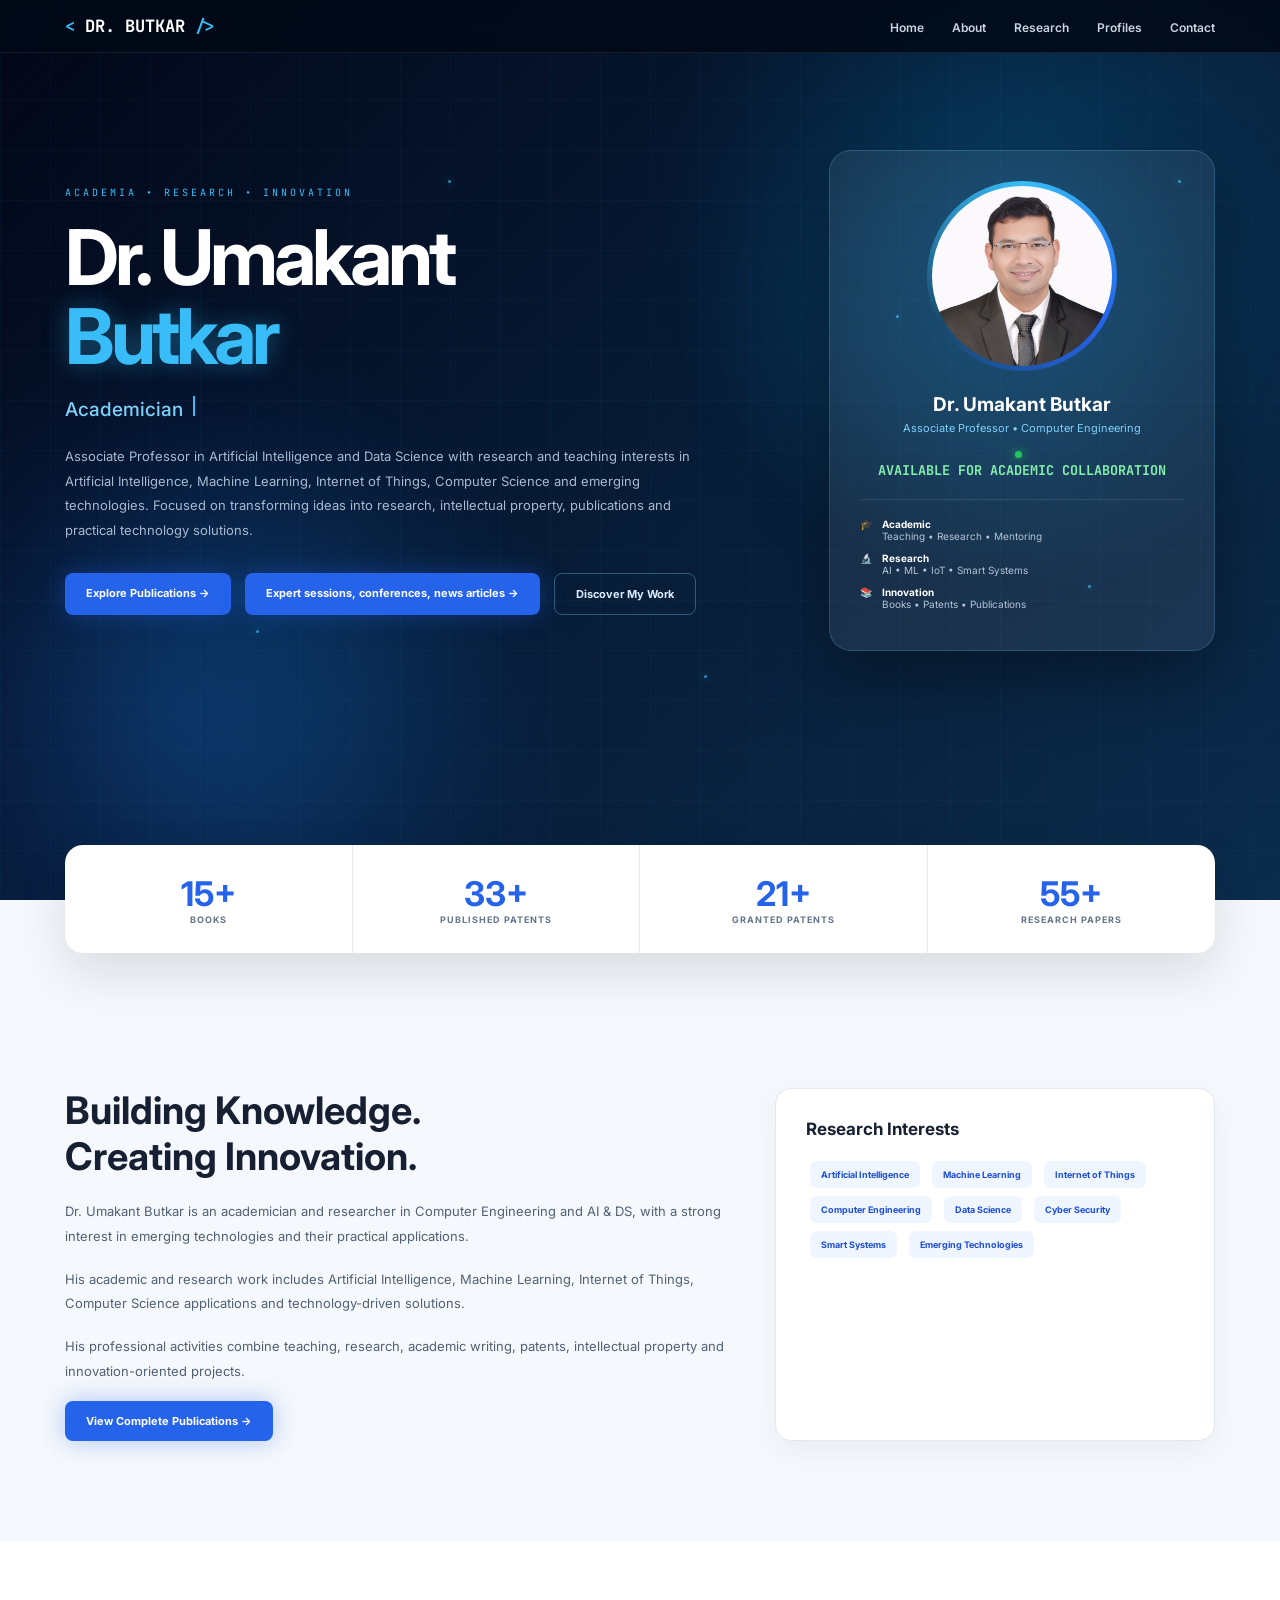
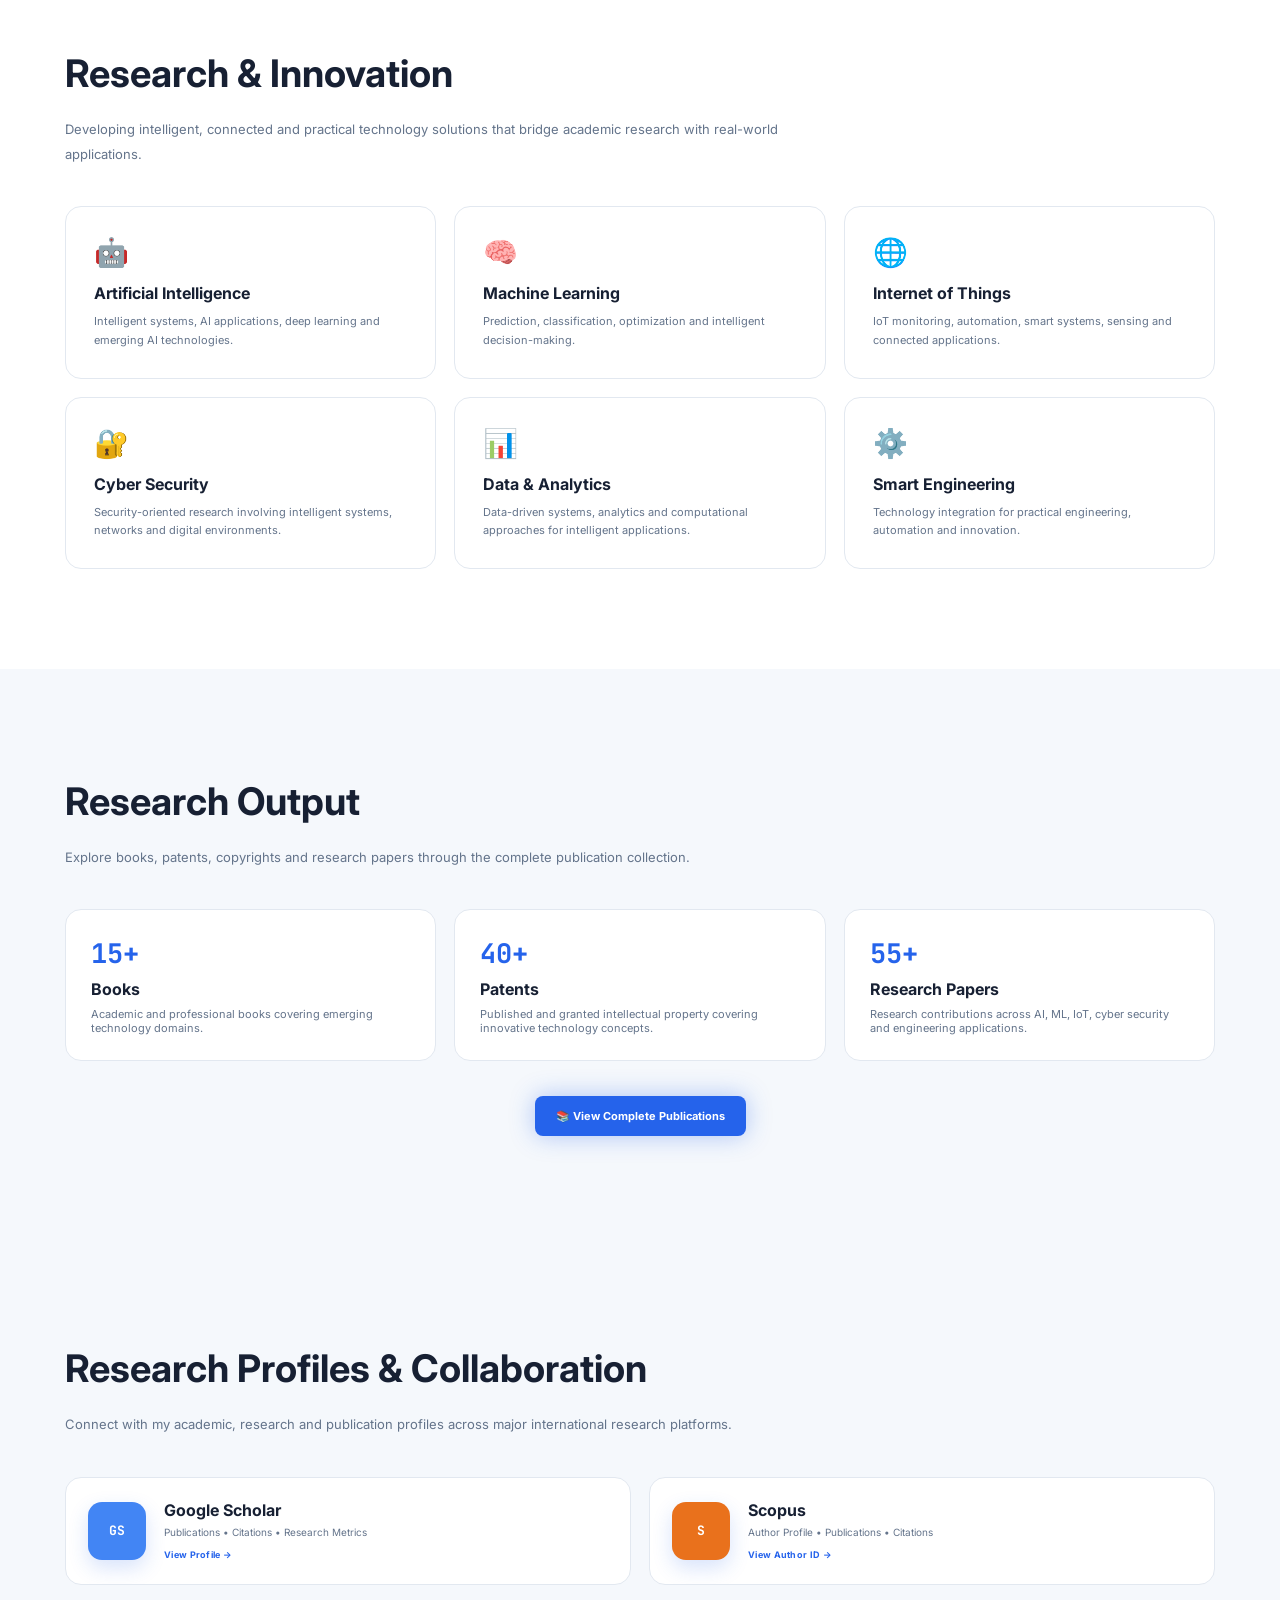
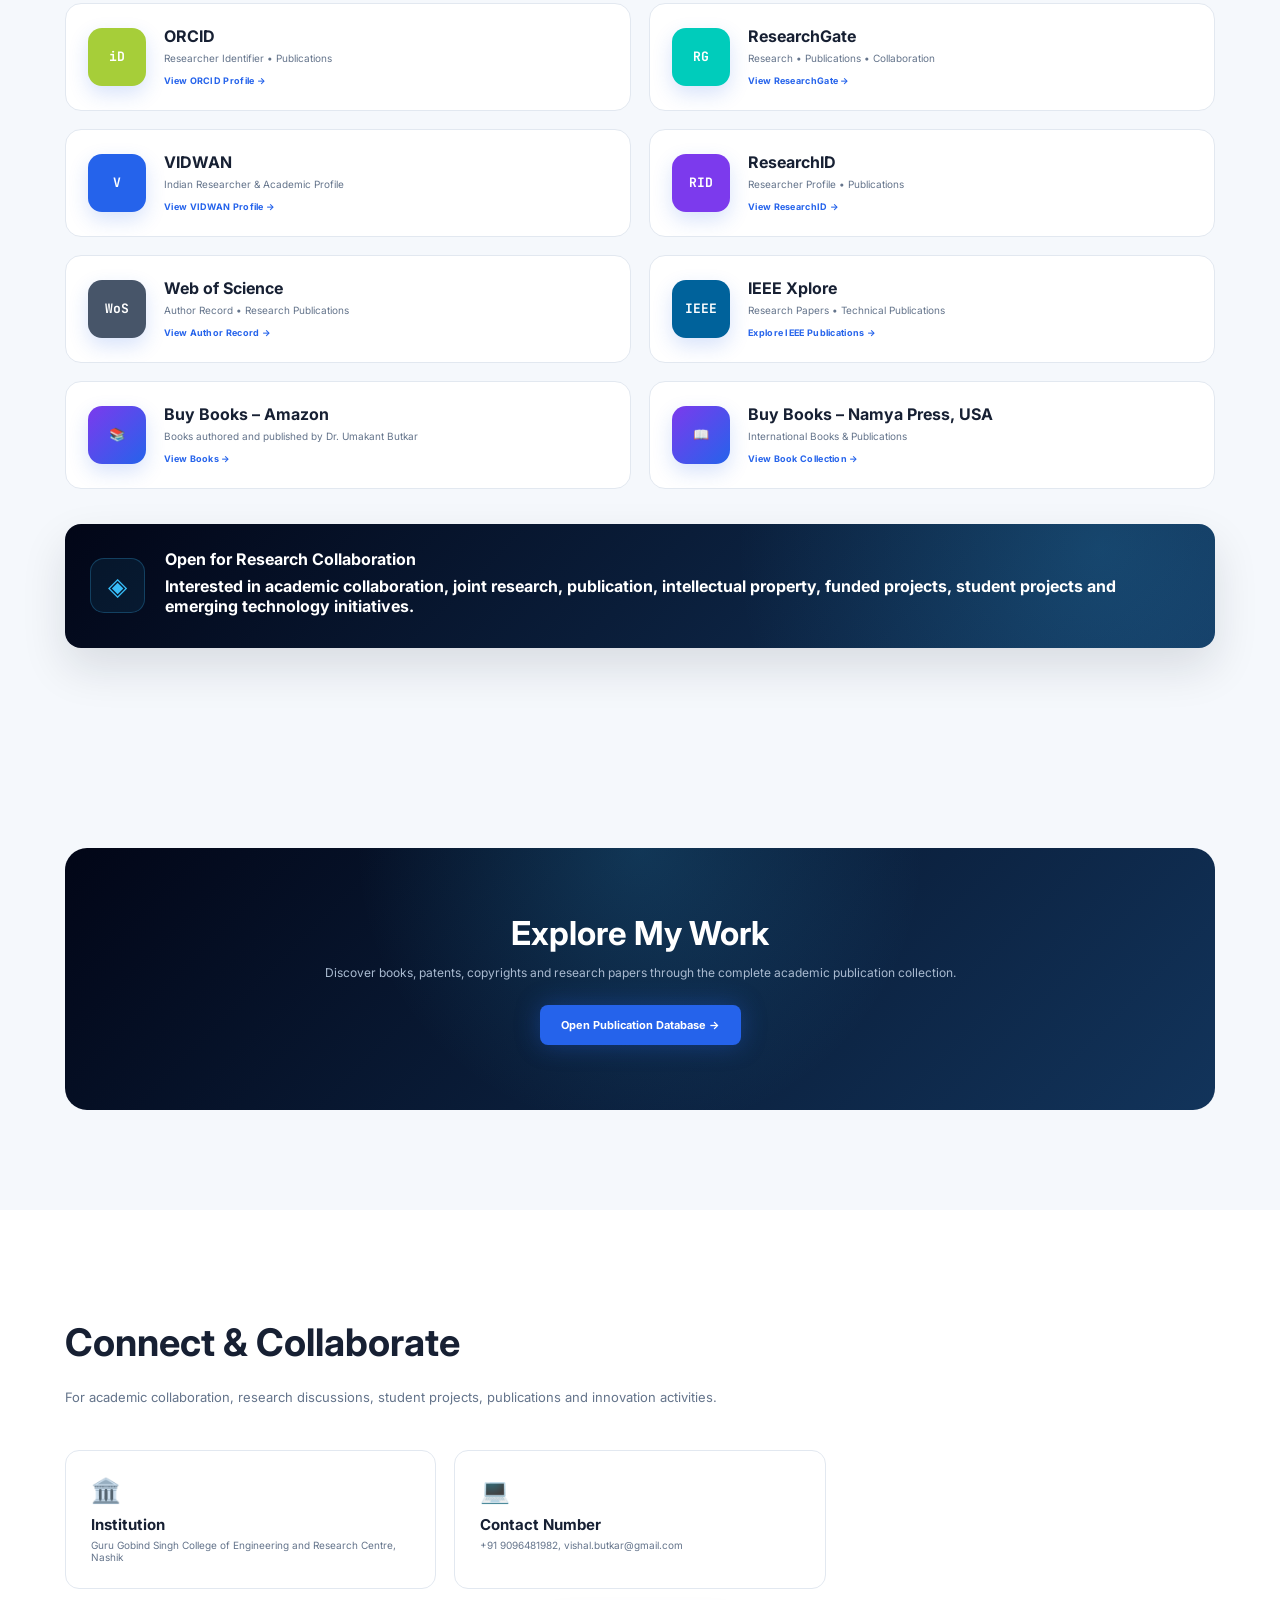
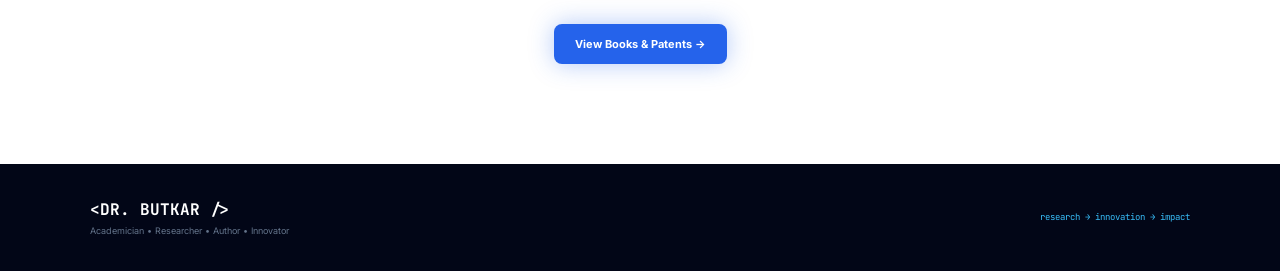
<file: index.html>
<!DOCTYPE html>
<html lang="en">
   

<head>

<meta charset="UTF-8">

<meta name="viewport" content="width=device-width, initial-scale=1.0">

<title>Dr. Umakant Butkar | Research • Innovation • Academia</title>

<meta name="description"
content="Official profile of Dr. Umakant Butkar – Academician, Researcher, Author and Innovator.">

<link rel="preconnect" href="https://fonts.googleapis.com">

<link rel="preconnect"
href="https://fonts.gstatic.com"
crossorigin>

<link href="https://fonts.googleapis.com/css2?family=Inter:wght@400;500;600;700;800&family=JetBrains+Mono:wght@400;600&display=swap"
rel="stylesheet">


<style>

/* =====================================================
   BASIC RESET
===================================================== */

*{
    margin:0;
    padding:0;
    box-sizing:border-box;
}

html{
    scroll-behavior:smooth;
}

body{
    font-family:Inter,Arial,sans-serif;
    background:#f5f8fc;
    color:#172033;
    overflow-x:hidden;
}

a{
    text-decoration:none;
}

.container{
    width:90%;
    max-width:1150px;
    margin:auto;
}


/* =====================================================
   NAVIGATION
===================================================== */

.navbar{

    position:fixed;

    top:0;
    left:0;
    right:0;

    z-index:9999;

    background:rgba(2,10,23,.88);

    backdrop-filter:blur(18px);

    border-bottom:
    1px solid rgba(255,255,255,.08);

}

.nav-container{

    max-width:1200px;

    margin:auto;

    padding:15px 25px;

    display:flex;

    justify-content:space-between;

    align-items:center;

}

.logo{

    color:#fff;

    font-family:"JetBrains Mono";

    font-size:17px;

    font-weight:700;

}

.logo span{
    color:#38bdf8;
}

.nav-links{

    display:flex;

    gap:28px;

    list-style:none;

}

.nav-links a{

    color:#cbd5e1;

    font-size:12px;

    font-weight:600;

    transition:.3s;

}

.nav-links a:hover{
    color:#38bdf8;
}

.menu-btn{

    display:none;

    background:none;

    border:0;

    color:white;

    font-size:26px;

    cursor:pointer;

}


/* =====================================================
   HERO
===================================================== */

.hero{

    min-height:100vh;

    position:relative;

    overflow:hidden;

    padding:
    150px 20px
    100px;

    color:white;

    background:

    radial-gradient(
        circle at 80% 25%,
        rgba(14,165,233,.20),
        transparent 30%
    ),

    radial-gradient(
        circle at 15% 80%,
        rgba(37,99,235,.20),
        transparent 30%
    ),

    linear-gradient(
        135deg,
        #020617,
        #071b35,
        #0b2c4d
    );

}


/* =====================================================
   ANIMATED GRID
===================================================== */

.hero-grid{

    position:absolute;

    inset:0;

    opacity:.25;

    background-image:

    linear-gradient(
        rgba(56,189,248,.15) 1px,
        transparent 1px
    ),

    linear-gradient(
        90deg,
        rgba(56,189,248,.15) 1px,
        transparent 1px
    );

    background-size:
    50px 50px;

    animation:
    gridMove 15s linear infinite;

}

@keyframes gridMove{

    from{
        transform:translateY(0);
    }

    to{
        transform:translateY(50px);
    }

}


/* =====================================================
   MOVING GLOW
===================================================== */

.glow{

    position:absolute;

    width:350px;

    height:350px;

    border-radius:50%;

    background:
    rgba(14,165,233,.12);

    filter:blur(70px);

    animation:
    glowMove 8s ease-in-out infinite;

}

.glow.one{

    top:15%;

    right:10%;

}

.glow.two{

    bottom:5%;

    left:5%;

    animation-delay:3s;

}

@keyframes glowMove{

    0%,100%{
        transform:translate(0,0);
    }

    50%{
        transform:translate(40px,-30px);
    }

}


/* =====================================================
   PARTICLES
===================================================== */

.particles{

    position:absolute;

    inset:0;

    pointer-events:none;

}

.particle{

    position:absolute;

    width:3px;

    height:3px;

    background:#38bdf8;

    border-radius:50%;

    box-shadow:
    0 0 10px #38bdf8;

    animation:
    particleFloat 8s linear infinite;

    opacity:.7;

}

.particle:nth-child(1){
    left:8%;
    top:30%;
    animation-delay:0s;
}

.particle:nth-child(2){
    left:20%;
    top:70%;
    animation-delay:2s;
}

.particle:nth-child(3){
    left:35%;
    top:20%;
    animation-delay:4s;
}

.particle:nth-child(4){
    left:55%;
    top:75%;
    animation-delay:1s;
}

.particle:nth-child(5){
    left:70%;
    top:35%;
    animation-delay:3s;
}

.particle:nth-child(6){
    left:85%;
    top:65%;
    animation-delay:5s;
}

.particle:nth-child(7){
    left:92%;
    top:20%;
    animation-delay:2s;
}

@keyframes particleFloat{

    0%{
        transform:translateY(30px);
        opacity:0;
    }

    20%{
        opacity:1;
    }

    80%{
        opacity:1;
    }

    100%{
        transform:translateY(-120px);
        opacity:0;
    }

}


/* =====================================================
   HERO CONTENT
===================================================== */

.hero-content{

    position:relative;

    z-index:5;

    max-width:1150px;

    margin:auto;

    display:grid;

    grid-template-columns:
    1.35fr .75fr;

    gap:70px;

    align-items:center;

}


/* =====================================================
   HERO TEXT ANIMATION
===================================================== */

.hero-text{

    animation:
    heroText .9s ease forwards;

    opacity:0;

}

@keyframes heroText{

    from{
        opacity:0;
        transform:translateY(35px);
    }

    to{
        opacity:1;
        transform:translateY(0);
    }

}

.hero-tag{

    font-family:"JetBrains Mono";

    color:#38bdf8;

    font-size:10px;

    letter-spacing:3px;

    margin-bottom:20px;

}

.hero h1{

    font-size:
    clamp(48px,6vw,78px);

    line-height:1.02;

    letter-spacing:-4px;

    margin-bottom:20px;

}

.hero h1 span{

    color:#38bdf8;

    text-shadow:
    0 0 25px
    rgba(56,189,248,.4);

}

.hero-subtitle{

    min-height:30px;

    color:#dbeafe;

    font-size:19px;

    font-weight:500;

}

.typing{

    color:#7dd3fc;

}

.cursor{

    display:inline-block;

    width:2px;

    height:20px;

    background:#38bdf8;

    margin-left:5px;

    animation:
    blink .7s infinite;

}

@keyframes blink{

    50%{
        opacity:0;
    }

}

.hero-description{

    max-width:650px;

    margin-top:18px;

    color:#a9bad0;

    font-size:13px;

    line-height:1.9;

}


/* =====================================================
   BUTTONS
===================================================== */

.hero-buttons{

    display:flex;

    gap:14px;

    flex-wrap:wrap;

    margin-top:30px;

}

.btn{

    display:inline-block;

    padding:13px 21px;

    border-radius:8px;

    font-size:11px;

    font-weight:700;

    transition:.3s;

}

.btn-primary{

    color:#fff;

    background:#2563eb;

    box-shadow:
    0 0 25px
    rgba(37,99,235,.35);

}

.btn-primary:hover{

    transform:
    translateY(-4px)
    scale(1.02);

    box-shadow:
    0 0 35px
    rgba(37,99,235,.55);

}

.btn-outline{

    color:#dbeafe;

    border:
    1px solid
    rgba(125,211,252,.35);

}

.btn-outline:hover{

    color:#38bdf8;

    border-color:#38bdf8;

    box-shadow:
    0 0 20px
    rgba(56,189,248,.15);

}


/* =====================================================
   PROFILE CARD
===================================================== */

.profile-wrapper{

    animation:
    cardEntrance 1.2s ease forwards;

    opacity:0;

    animation-delay:.4s;

}

@keyframes cardEntrance{

    from{
        opacity:0;
        transform:
        translateY(40px)
        rotateY(15deg);
    }

    to{
        opacity:1;
        transform:
        translateY(0)
        rotateY(0);
    }

}

.profile-card{

    position:relative;

    padding:30px;

    border-radius:22px;

    background:
    rgba(255,255,255,.07);

    border:
    1px solid
    rgba(125,211,252,.20);

    backdrop-filter:blur(20px);

    box-shadow:
    0 25px 70px
    rgba(0,0,0,.35);

    animation:
    floatingCard 5s ease-in-out infinite;

}

@keyframes floatingCard{

    0%,100%{
        transform:translateY(0);
    }

    50%{
        transform:translateY(-10px);
    }

}


/* =====================================================
   PROFILE PHOTO
===================================================== */

.photo-ring{

    width:190px;

    height:190px;

    margin:
    0 auto 22px;

    padding:5px;

    border-radius:50%;

    background:

    conic-gradient(
        #38bdf8,
        #2563eb,
        transparent,
        #38bdf8
    );

    animation:
    rotateRing 5s linear infinite;

}

@keyframes rotateRing{

    to{
        transform:rotate(360deg);
    }

}

.profile-photo{

    width:100%;

    height:100%;

    border-radius:50%;

    overflow:hidden;

    background:#071426;

}

.profile-photo img{

    width:100%;

    height:100%;

    object-fit:cover;

    animation:
    counterRotate 5s linear infinite;

}

@keyframes counterRotate{

    to{
        transform:rotate(-360deg);
    }

}

.profile-card h3{

    text-align:center;

    font-size:19px;

}

.profile-role{

    text-align:center;

    color:#7dd3fc;

    font-size:11px;

    margin-top:5px;

}

.status{

    text-align:center;

    margin-top:14px;

    font-family:"JetBrains Mono";

    color:#86efac;

    font-size:9px;

}

.status::before{

    content:"";

    display:inline-block;

    width:7px;

    height:7px;

    margin-right:6px;

    border-radius:50%;

    background:#22c55e;

    box-shadow:
    0 0 10px #22c55e;

}


/* =====================================================
   PROFILE INFORMATION
===================================================== */

.profile-info{

    border-top:
    1px solid
    rgba(255,255,255,.10);

    margin-top:20px;

    padding-top:18px;

}

.profile-line{

    display:flex;

    gap:10px;

    color:#b6c5d8;

    font-size:10px;

    margin-bottom:10px;

}

.profile-line strong{
    color:#fff;
}


/* =====================================================
   SCROLL INDICATOR
===================================================== */

.scroll-indicator{

    position:absolute;

    bottom:25px;

    left:50%;

    transform:translateX(-50%);

    z-index:5;

    font-family:"JetBrains Mono";

    color:#64748b;

    font-size:9px;

    letter-spacing:2px;

    animation:
    scrollBounce 2s infinite;

}

@keyframes scrollBounce{

    0%,100%{
        transform:
        translate(-50%,0);
    }

    50%{
        transform:
        translate(-50%,8px);
    }

}


/* =====================================================
   STATS
===================================================== */

.stats{

    position:relative;

    z-index:10;

    margin-top:-55px;

}

.stats-grid{

    display:grid;

    grid-template-columns:
    repeat(4,1fr);

    background:#fff;

    border-radius:18px;

    overflow:hidden;

    box-shadow:
    0 20px 50px
    rgba(15,23,42,.12);

}

.stat{

    text-align:center;

    padding:28px 10px;

    border-right:
    1px solid #e5e7eb;

}

.stat:last-child{
    border-right:0;
}

.stat h2{

    color:#2563eb;

    font-size:34px;

}

.stat p{

    color:#64748b;

    font-size:9px;

    font-weight:700;

    letter-spacing:1px;

}


/* =====================================================
   GENERAL SECTIONS
===================================================== */

section.content-section{

    padding:100px 0;

}

.section-label{

    font-family:"JetBrains Mono";

    color:#2563eb;

    font-size:9px;

    letter-spacing:3px;

    margin-bottom:10px;

}

.section-title{

    font-size:38px;

    line-height:1.2;

    margin-bottom:20px;

}

.section-description{

    max-width:720px;

    color:#64748b;

    font-size:13px;

    line-height:1.9;

}


/* =====================================================
   SCROLL REVEAL
===================================================== */

.reveal{

    opacity:0;

    transform:translateY(35px);

    transition:
    opacity .8s ease,
    transform .8s ease;

}

.reveal.active{

    opacity:1;

    transform:translateY(0);

}


/* =====================================================
   ABOUT
===================================================== */

.about-grid{

    display:grid;

    grid-template-columns:
    1.2fr .8fr;

    gap:50px;

    margin-top:35px;

}

.about-text p{

    color:#526174;

    font-size:13px;

    line-height:1.9;

    margin-bottom:18px;

}

.about-card{

    background:#fff;

    padding:30px;

    border-radius:16px;

    border:
    1px solid #e2e8f0;

    box-shadow:
    0 10px 30px
    rgba(15,23,42,.05);

}

.about-card h3{

    font-size:17px;

    margin-bottom:18px;

}

.interest{

    display:inline-block;

    padding:8px 11px;

    margin:4px;

    background:#eff6ff;

    color:#1d4ed8;

    border-radius:7px;

    font-size:9px;

    font-weight:700;

    transition:.3s;

}

.interest:hover{

    transform:
    translateY(-3px);

    box-shadow:
    0 8px 20px
    rgba(37,99,235,.12);

}


/* =====================================================
   RESEARCH
===================================================== */

.research-grid{

    margin-top:40px;

    display:grid;

    grid-template-columns:
    repeat(3,1fr);

    gap:18px;

}

.research-card{

    background:#fff;

    padding:28px;

    border:
    1px solid #e2e8f0;

    border-radius:16px;

    transition:.35s;

}

.research-card:hover{

    transform:
    translateY(-8px);

    border-color:#93c5fd;

    box-shadow:
    0 20px 40px
    rgba(15,23,42,.08);

}

.research-icon{

    font-size:28px;

    margin-bottom:14px;

}

.research-card h3{

    font-size:16px;

    margin-bottom:9px;

}

.research-card p{

    color:#64748b;

    font-size:11px;

    line-height:1.7;

}


/* =====================================================
   PUBLICATIONS
===================================================== */

.publication-preview{

    margin-top:40px;

    display:grid;

    grid-template-columns:
    repeat(3,1fr);

    gap:18px;

}

.pub-card{

    background:#fff;

    padding:25px;

    border:
    1px solid #e2e8f0;

    border-radius:16px;

    transition:.3s;

}

.pub-card:hover{

    transform:
    translateY(-6px);

    box-shadow:
    0 15px 35px
    rgba(15,23,42,.08);

}

.pub-number{

    font-family:"JetBrains Mono";

    color:#2563eb;

    font-size:27px;

    font-weight:700;

}

.pub-card h3{

    font-size:16px;

    margin-top:8px;

}

.pub-card p{

    color:#64748b;

    font-size:11px;

    margin-top:8px;

}


/* =====================================================
   TIMELINE
===================================================== */

.timeline{

    margin-top:45px;

    border-left:
    2px solid #dbeafe;

    padding-left:30px;

}

.timeline-item{

    position:relative;

    margin-bottom:35px;

}

.timeline-item::before{

    content:"";

    position:absolute;

    left:-37px;

    top:4px;

    width:12px;

    height:12px;

    border-radius:50%;

    background:#2563eb;

    box-shadow:
    0 0 0 5px #eff6ff,
    0 0 18px
    rgba(37,99,235,.35);

}

.timeline-year{

    font-family:"JetBrains Mono";

    color:#2563eb;

    font-size:9px;

    margin-bottom:6px;

}

.timeline-item h3{

    font-size:16px;

}

.timeline-item p{

    color:#64748b;

    font-size:11px;

}


/* =====================================================
   CTA
===================================================== */

.cta{

    padding:65px 30px;

    border-radius:22px;

    text-align:center;

    color:#fff;

    background:

    radial-gradient(
        circle at 50% 0,
        rgba(56,189,248,.18),
        transparent 45%
    ),

    linear-gradient(
        135deg,
        #020617,
        #12345b
    );

}

.cta h2{

    font-size:33px;

    margin-bottom:12px;

}

.cta p{

    max-width:650px;

    margin:auto;

    color:#a9bad0;

    font-size:12px;

}


/* =====================================================
   CONTACT
===================================================== */

.contact-grid{

    margin-top:40px;

    display:grid;

    grid-template-columns:
    repeat(3,1fr);

    gap:18px;

}

.contact-card{

    background:#fff;

    padding:25px;

    border:
    1px solid #e2e8f0;

    border-radius:14px;

    transition:.3s;

}

.contact-card:hover{

    transform:
    translateY(-5px);

}

.contact-card span{

    font-size:24px;

}

.contact-card h3{

    font-size:15px;

    margin:10px 0 5px;

}

.contact-card p{

    color:#64748b;

    font-size:10px;

}


/* =====================================================
   FOOTER
===================================================== */

footer{

    background:#020617;

    color:#fff;

    padding:35px 20px;

}

.footer-content{

    max-width:1100px;

    margin:auto;

    display:flex;

    justify-content:space-between;

    align-items:center;

}

.footer-left strong{

    font-family:"JetBrains Mono";

}

.footer-left p{

    color:#64748b;

    font-size:9px;

    margin-top:5px;

}

.footer-code{

    color:#38bdf8;

    font-family:"JetBrains Mono";

    font-size:9px;

}


/* =====================================================
   MOBILE
===================================================== */

@media(max-width:800px){

    .nav-links{

        display:none;

        position:absolute;

        top:60px;

        left:0;

        right:0;

        background:#020617;

        padding:22px;

        flex-direction:column;

        gap:18px;

    }

    .nav-links.active{
        display:flex;
    }

    .menu-btn{
        display:block;
    }

    .hero{

        padding-top:130px;

    }

    .hero-content{

        grid-template-columns:1fr;

        text-align:center;

        gap:45px;

    }

    .hero-description{

        margin:auto;

    }

    .hero-buttons{

        justify-content:center;

    }

    .profile-wrapper{

        max-width:370px;

        margin:auto;

    }

    .stats-grid{

        grid-template-columns:
        repeat(2,1fr);

    }

    .stat{

        border-bottom:
        1px solid #e5e7eb;

    }

    .about-grid{

        grid-template-columns:1fr;

    }

    .research-grid{

        grid-template-columns:1fr;

    }

    .publication-preview{

        grid-template-columns:1fr;

    }

    .contact-grid{

        grid-template-columns:1fr;

    }

    .footer-content{

        flex-direction:column;

        align-items:flex-start;

        gap:15px;

    }

}
/* =====================================================
   RESEARCH PROFILE CARDS
===================================================== */

.profile-links-grid{

    margin-top:40px;

    display:grid;

    grid-template-columns:
    repeat(2,1fr);

    gap:18px;

}


/* =====================================================
   PROFILE CARD
===================================================== */

.research-profile-card{

    position:relative;

    display:flex;

    align-items:center;

    gap:18px;

    padding:22px;

    background:#fff;

    border:
    1px solid #e2e8f0;

    border-radius:16px;

    color:#172033;

    overflow:hidden;

    transition:
    transform .35s ease,
    box-shadow .35s ease,
    border-color .35s ease;

}


/* glowing line */

.research-profile-card::before{

    content:"";

    position:absolute;

    top:0;

    left:-100%;

    width:100%;

    height:2px;

    background:#38bdf8;

    transition:.5s;

}


.research-profile-card:hover::before{

    left:0;

}


.research-profile-card:hover{

    transform:
    translateY(-7px);

    border-color:#93c5fd;

    box-shadow:
    0 18px 40px
    rgba(15,23,42,.10);

}


/* =====================================================
   ICON
===================================================== */

.profile-icon{

    min-width:58px;

    width:58px;

    height:58px;

    display:flex;

    align-items:center;

    justify-content:center;

    border-radius:14px;

    color:#fff;

    font-family:"JetBrains Mono";

    font-size:13px;

    font-weight:700;

    background:
    linear-gradient(
        135deg,
        #0f172a,
        #2563eb
    );

    box-shadow:
    0 8px 20px
    rgba(37,99,235,.18);

    transition:.35s;

}


.research-profile-card:hover
.profile-icon{

    transform:
    rotate(-5deg)
    scale(1.08);

}


/* individual identity styles */

.profile-icon.scholar{
    background:#4285f4;
}

.profile-icon.scopus{
    background:#e9711c;
}

.profile-icon.orcid{
    background:#a6ce39;
}

.profile-icon.researchgate{
    background:#00ccbb;
}

.profile-icon.vidwan{
    background:#2563eb;
}

.profile-icon.researchid{
    background:#7c3aed;
}

.profile-icon.wos{
    background:#475569;
}

.profile-icon.ieee{
    background:#00629b;
}

.profile-icon.books{
    background:
    linear-gradient(
        135deg,
        #7c3aed,
        #2563eb
    );
}


/* =====================================================
   CARD CONTENT
===================================================== */

.profile-link-content{

    flex:1;

}


.profile-link-content h3{

    font-size:16px;

    margin-bottom:5px;

}


.profile-link-content p{

    color:#64748b;

    font-size:10px;

    line-height:1.5;

}


.profile-link-content span{

    display:inline-block;

    margin-top:9px;

    color:#2563eb;

    font-size:9px;

    font-weight:700;

    letter-spacing:.3px;

}


/* =====================================================
   COLLABORATION BOX
===================================================== */

.collaboration-box{

    margin-top:35px;

    padding:25px;

    display:flex;

    align-items:center;

    gap:20px;

    border-radius:16px;

    color:#fff;

    background:

    radial-gradient(
        circle at 90% 20%,
        rgba(56,189,248,.18),
        transparent 35%
    ),

    linear-gradient(
        135deg,
        #020617,
        #12345b
    );

    box-shadow:
    0 20px 45px
    rgba(15,23,42,.12);

}


.collaboration-symbol{

    min-width:55px;

    width:55px;

    height:55px;

    display:flex;

    align-items:center;

    justify-content:center;

    border-radius:14px;

    font-size:25px;

    color:#38bdf8;

    border:
    1px solid
    rgba(56,189,248,.25);

    background:
    rgba(56,189,248,.08);

}


.collaboration-box h3{

    font-size:16px;

    margin-bottom:7px;

}


.collaboration-box p{

    color:#a9bad0;

    font-size:10px;

    line-height:1.7;

}


/* =====================================================
   MOBILE PROFILE GRID
===================================================== */

@media(max-width:800px){

    .profile-links-grid{

        grid-template-columns:1fr;

    }

    .collaboration-box{

        align-items:flex-start;

    }

}
</style>

</head>


<body>


<!-- =====================================================
     NAVIGATION
===================================================== -->

<header class="navbar">

<div class="nav-container">

<div class="logo">

<span>&lt;</span> DR. BUTKAR <span>/&gt;</span>

</div>


<button
class="menu-btn"
onclick="toggleMenu()">

☰

</button>

<ul class="nav-links" id="navLinks">

<li>
<a href="#home">Home</a>
</li>

<li>
<a href="#about">About</a>
</li>

<li>
<a href="#research">Research</a>
</li>

<li>
<a href="#profiles">Profiles</a>
</li>


<li>
<a href="#contact">Contact</a>
</li>

</ul>

</div>

</header>



<!-- =====================================================
     HERO
===================================================== -->

<section
class="hero"
id="home">


<!-- ANIMATED GRID -->

<div class="hero-grid"></div>


<!-- GLOWING BACKGROUND -->

<div class="glow one"></div>

<div class="glow two"></div>


<!-- PARTICLES -->

<div class="particles">

<div class="particle"></div>

<div class="particle"></div>

<div class="particle"></div>

<div class="particle"></div>

<div class="particle"></div>

<div class="particle"></div>

<div class="particle"></div>

</div>


<div class="hero-content">


<!-- HERO TEXT -->

<div class="hero-text">


<div class="hero-tag">

ACADEMIA • RESEARCH • INNOVATION

</div>


<h1>

Dr. Umakant

<br>

<span>Butkar</span>

</h1>


<div class="hero-subtitle">

<span class="typing"></span>

<span class="cursor"></span>

</div>


<p class="hero-description">

Associate Professor in Artificial Intelligence and Data Science with
research and teaching interests in Artificial
Intelligence, Machine Learning, Internet of Things,
Computer Science and emerging technologies.

Focused on transforming ideas into research,
intellectual property, publications and practical
technology solutions.

</p>


<div class="hero-buttons">


<a
href="publications.html"
class="btn btn-primary">

Explore Publications →

</a>

<a
href="expert-sessions.html"
class="btn btn-primary">

Expert sessions, conferences, news articles →

</a>

<a
href="#about"
class="btn btn-outline">

Discover My Work

</a>


</div>

</div>



<!-- PROFILE -->

<div class="profile-wrapper">


<div class="profile-card">


<div class="photo-ring">

<div class="profile-photo">

<img
src="profile.jpg"
alt="Dr. Umakant Butkar">

</div>

</div>


<h3>

Dr. Umakant Butkar

</h3>


<div class="profile-role">

Associate Professor • Computer Engineering

</div>


<div class="status">

<h2> AVAILABLE FOR ACADEMIC COLLABORATION</h2>

</div>


<div class="profile-info">


<div class="profile-line">

<span>🎓</span>

<div>

<strong>Academic</strong>
<br>
Teaching • Research • Mentoring

</div>

</div>


<div class="profile-line">

<span>🔬</span>

<div>

<strong>Research</strong>
<br>
AI • ML • IoT • Smart Systems

</div>

</div>


<div class="profile-line">

<span>📚</span>

<div>

<strong>Innovation</strong>
<br>
Books • Patents • Publications

</div>

</div>


</div>


</div>

</div>


</div>


<div class="scroll-indicator">

SCROLL TO EXPLORE ↓

</div>


</section>



<!-- =====================================================
     STATISTICS
===================================================== -->

<section class="stats">

<div class="container">

<div class="stats-grid">


<div class="stat">

<h2
class="counter"
data-target="15">

0

</h2>

<p>BOOKS</p>

</div>


<div class="stat">

<h2
class="counter"
data-target="33">

0

</h2>

<p>PUBLISHED PATENTS</p>

</div>


<div class="stat">

<h2
class="counter"
data-target="21">

0

</h2>

<p>GRANTED PATENTS</p>

</div>


<div class="stat">

<h2
class="counter"
data-target="55">

0

</h2>

<p>RESEARCH PAPERS</p>

</div>


</div>

</div>

</section>



<!-- =====================================================
     ABOUT
===================================================== -->

<section
class="content-section"
id="about">

<div class="container reveal">


<div class="section-label">

</div>


<div class="about-grid">


<div class="about-text">


<h2 class="section-title">

Building Knowledge.
<br>

Creating Innovation.

</h2>


<p>

Dr. Umakant Butkar is an academician and researcher
in Computer Engineering and AI & DS, with a strong interest in
emerging technologies and their practical
applications.

</p>


<p>

His academic and research work includes Artificial
Intelligence, Machine Learning, Internet of Things,
Computer Science applications and technology-driven
solutions.

</p>


<p>

His professional activities combine teaching,
research, academic writing, patents, intellectual
property and innovation-oriented projects.

</p>


<a
href="publications.html"
class="btn btn-primary">

View Complete Publications →

</a>


</div>


<div class="about-card">


<h3>
Research Interests
</h3>


<span class="interest">
Artificial Intelligence
</span>

<span class="interest">
Machine Learning
</span>

<span class="interest">
Internet of Things
</span>

<span class="interest">
Computer Engineering
</span>

<span class="interest">
Data Science
</span>

<span class="interest">
Cyber Security
</span>

<span class="interest">
Smart Systems
</span>

<span class="interest">
Emerging Technologies
</span>


</div>


</div>

</div>

</section>



<!-- =====================================================
     RESEARCH
===================================================== -->

<section
class="content-section"
id="research"
style="background:#fff;">

<div class="container reveal">


<div class="section-label">

</div>


<h2 class="section-title">

Research & Innovation

</h2>


<p class="section-description">

Developing intelligent, connected and practical
technology solutions that bridge academic research
with real-world applications.

</p>


<div class="research-grid">


<div class="research-card">

<div class="research-icon">
🤖
</div>

<h3>
Artificial Intelligence
</h3>

<p>

Intelligent systems, AI applications,
deep learning and emerging AI technologies.

</p>

</div>


<div class="research-card">

<div class="research-icon">
🧠
</div>

<h3>
Machine Learning
</h3>

<p>

Prediction, classification, optimization and
intelligent decision-making.

</p>

</div>


<div class="research-card">

<div class="research-icon">
🌐
</div>

<h3>
Internet of Things
</h3>

<p>

IoT monitoring, automation, smart systems,
sensing and connected applications.

</p>

</div>


<div class="research-card">

<div class="research-icon">
🔐
</div>

<h3>
Cyber Security
</h3>

<p>

Security-oriented research involving intelligent
systems, networks and digital environments.

</p>

</div>


<div class="research-card">

<div class="research-icon">
📊
</div>

<h3>
Data & Analytics
</h3>

<p>

Data-driven systems, analytics and computational
approaches for intelligent applications.

</p>

</div>


<div class="research-card">

<div class="research-icon">
⚙️
</div>

<h3>
Smart Engineering
</h3>

<p>

Technology integration for practical engineering,
automation and innovation.

</p>

</div>


</div>

</div>

</section>



<!-- =====================================================
     PUBLICATIONS
===================================================== -->

<section
class="content-section">

<div class="container reveal">


<div class="section-label">

</div>


<h2 class="section-title">

Research Output

</h2>


<p class="section-description">

Explore books, patents, copyrights and research
papers through the complete publication collection.

</p>


<div class="publication-preview">


<div class="pub-card">

<div class="pub-number">
15+
</div>

<h3>
Books
</h3>

<p>

Academic and professional books covering emerging
technology domains.

</p>

</div>


<div class="pub-card">

<div class="pub-number">
40+
</div>

<h3>
Patents
</h3>

<p>

Published and granted intellectual property covering
innovative technology concepts.

</p>

</div>


<div class="pub-card">

<div class="pub-number">
55+
</div>

<h3>
Research Papers
</h3>

<p>

Research contributions across AI, ML, IoT,
cyber security and engineering applications.

</p>

</div>


</div>


<div style="text-align:center;margin-top:35px;">

<a
href="publications.html"
class="btn btn-primary">

📚 View Complete Publications

</a>

</div>


</div>

</section>



<!-- =====================================================
     RESEARCH PROFILES & COLLABORATION
===================================================== -->

<section
class="content-section"
id="profiles"
style="background:#f5f8fc;">

<div class="container reveal">

<div class="section-label">

</div>

<h2 class="section-title">
Research Profiles & Collaboration
</h2>

<p class="section-description">

Connect with my academic, research and publication
profiles across major international research platforms.

</p>


<div class="profile-links-grid">


<!-- GOOGLE SCHOLAR -->

<a
href="https://scholar.google.com/citations?hl=en&authuser=1&user=rnX6w4AAAAAJ"
target="_blank"
rel="noopener noreferrer"
class="research-profile-card">

<div class="profile-icon scholar">
GS
</div>

<div class="profile-link-content">

<h3>
Google Scholar
</h3>

<p>
Publications • Citations • Research Metrics
</p>

<span>
View Profile →
</span>

</div>

</a>



<!-- SCOPUS -->

<a
href="https://www.scopus.com/authid/detail.uri?authorId=58679571700"
target="_blank"
rel="noopener noreferrer"
class="research-profile-card">

<div class="profile-icon scopus">
S
</div>

<div class="profile-link-content">

<h3>
Scopus
</h3>

<p>
Author Profile • Publications • Citations
</p>

<span>
View Author ID →
</span>

</div>

</a>



<!-- ORCID -->

<a
href="https://orcid.org/0000-0002-9697-4568"
target="_blank"
rel="noopener noreferrer"
class="research-profile-card">

<div class="profile-icon orcid">
iD
</div>

<div class="profile-link-content">

<h3>
ORCID
</h3>

<p>
Researcher Identifier • Publications
</p>

<span>
View ORCID Profile →
</span>

</div>

</a>



<!-- RESEARCHGATE -->

<a
href="https://www.researchgate.net/profile/Umakant-Butkar?ev=hdr_xprf"
target="_blank"
rel="noopener noreferrer"
class="research-profile-card">

<div class="profile-icon researchgate">
RG
</div>

<div class="profile-link-content">

<h3>
ResearchGate
</h3>

<p>
Research • Publications • Collaboration
</p>

<span>
View ResearchGate →
</span>

</div>

</a>



<!-- VIDWAN -->

<a
href="https://vidwan.inflibnet.ac.in//profile/424764"
target="_blank"
rel="noopener noreferrer"
class="research-profile-card">

<div class="profile-icon vidwan">
V
</div>

<div class="profile-link-content">

<h3>
VIDWAN
</h3>

<p>
Indian Researcher & Academic Profile
</p>

<span>
View VIDWAN Profile →
</span>

</div>

</a>



<!-- RESEARCH ID -->

<a
href="https://researchid.co/umakantbutkar"
target="_blank"
rel="noopener noreferrer"
class="research-profile-card">

<div class="profile-icon researchid">
RID
</div>

<div class="profile-link-content">

<h3>
ResearchID
</h3>

<p>
Researcher Profile • Publications
</p>

<span>
View ResearchID →
</span>

</div>

</a>



<!-- WEB OF SCIENCE -->

<a
href="https://www.webofscience.com/wos/author/record/NRB-7258-2025"
target="_blank"
rel="noopener noreferrer"
class="research-profile-card">

<div class="profile-icon wos">
WoS
</div>

<div class="profile-link-content">

<h3>
Web of Science
</h3>

<p>
Author Record • Research Publications
</p>

<span>
View Author Record →
</span>

</div>

</a>



<!-- IEEE XPLORE -->

<a
href="https://ieeexplore.ieee.org/search/searchresult.jsp?newsearch=true&queryText=umakant%20butkar"
target="_blank"
rel="noopener noreferrer"
class="research-profile-card">

<div class="profile-icon ieee">
IEEE
</div>

<div class="profile-link-content">

<h3>
IEEE Xplore
</h3>

<p>
Research Papers • Technical Publications
</p>

<span>
Explore IEEE Publications →
</span>

</div>

</a>



<!-- AMAZON BOOKS -->

<a
href="https://www.amazon.in/Books-Dr-Umakant-Dinkar-Butkar/s?rh=n%3A976389031%2Cp_27%3ADr.%2BUmakant%2BDinkar%2BButkar"
target="_blank"
rel="noopener noreferrer"
class="research-profile-card book-profile">

<div class="profile-icon books">
📚
</div>

<div class="profile-link-content">

<h3>
Buy Books – Amazon
</h3>

<p>
Books authored and published by Dr. Umakant Butkar
</p>

<span>
View Books →
</span>

</div>

</a>



<!-- Buy Books  -->

<a
href="https://namyapress.com/nbl/prof-dr-umakant-dinkar-butkar"
target="_blank"
rel="noopener noreferrer"
class="research-profile-card book-profile">

<div class="profile-icon books">
📖
</div>

<div class="profile-link-content">

<h3>
Buy Books – Namya Press, USA
</h3>

<p>
International Books & Publications
</p>

<span>
View Book Collection →
</span>

</div>

</a>


</div>


<!-- COLLABORATION MESSAGE -->

<div class="collaboration-box">

<div class="collaboration-symbol">
◈
</div>

<div>

<h3>
Open for Research Collaboration
</h3>

<p>

<h3>Interested in academic collaboration, joint research,
publication, intellectual property, funded projects,
student projects and emerging technology initiatives. </h3>

</p>

</div>

</div>


</div>

</section>

<!-- =====================================================
     CTA
===================================================== -->

<section
class="content-section">

<div class="container reveal">

<div class="cta">


<h2>
Explore My Work
</h2>


<p>

Discover books, patents, copyrights and research
papers through the complete academic publication
collection.

</p>


<div style="margin-top:25px;">

<a
href="publications.html"
class="btn btn-primary">

Open Publication Database →

</a>

</div>


</div>

</div>

</section>



<!-- =====================================================
     CONTACT
===================================================== -->

<section
class="content-section"
id="contact"
style="background:#fff;">

<div class="container reveal">


<div class="section-label">

</div>


<h2 class="section-title">

Connect & Collaborate

</h2>


<p class="section-description">

For academic collaboration, research discussions,
student projects, publications and innovation
activities.

</p>


<div class="contact-grid">


<div class="contact-card">

<span>🏛️</span>

<h3>
Institution
</h3>

<p>

Guru Gobind Singh College of Engineering
and Research Centre, Nashik

</p>

</div>





<div class="contact-card">

<span>💻</span>

<h3>
Contact Number
</h3>

<p>

+91 9096481982, vishal.butkar@gmail.com 

</p>

</div>


</div>


<div style="text-align:center;margin-top:35px;">

<a
href="publications.html"
class="btn btn-primary">

View Books & Patents →

</a>

</div>


</div>

</section>



<!-- =====================================================
     FOOTER
===================================================== -->

<footer>

<div class="footer-content">


<div class="footer-left">

<strong>

&lt;DR. BUTKAR /&gt;

</strong>

<p>

Academician • Researcher • Author • Innovator

</p>

</div>


<div class="footer-code">

research → innovation → impact

</div>


</div>

</footer>



<!-- =====================================================
     JAVASCRIPT
===================================================== -->

<script>


/* =====================================================
   MOBILE MENU
===================================================== */

function toggleMenu(){

    document
    .getElementById("navLinks")
    .classList
    .toggle("active");

}


document
.querySelectorAll(".nav-links a")
.forEach(function(link){

    link.addEventListener("click",function(){

        document
        .getElementById("navLinks")
        .classList
        .remove("active");

    });

});



/* =====================================================
   TYPING EFFECT
===================================================== */

const typingText = [

    "Academician",
    "Researcher",
    "Author",
    "Innovator",
    "Technology Enthusiast"

];

let textIndex = 0;

let charIndex = 0;

let deleting = false;


function typeEffect(){

    const element =
    document.querySelector(".typing");

    const current =
    typingText[textIndex];


    if(!deleting){

        element.textContent =
        current.substring(
            0,
            charIndex + 1
        );

        charIndex++;


        if(charIndex === current.length){

            deleting = true;

            setTimeout(
                typeEffect,
                1400
            );

            return;

        }

    }else{

        element.textContent =
        current.substring(
            0,
            charIndex - 1
        );

        charIndex--;


        if(charIndex === 0){

            deleting = false;

            textIndex =
            (textIndex + 1)
            % typingText.length;

        }

    }


    setTimeout(
        typeEffect,
        deleting ? 50 : 100
    );

}


typeEffect();



/* =====================================================
   COUNTER ANIMATION
===================================================== */

const counters =
document.querySelectorAll(".counter");


const counterObserver =
new IntersectionObserver(

    function(entries){

        entries.forEach(function(entry){

            if(entry.isIntersecting){

                const counter =
                entry.target;

                const target =
                Number(
                    counter.dataset.target
                );

                let count = 0;

                const speed =
                Math.max(
                    10,
                    1200 / target
                );


                function update(){

                    if(count < target){

                        count++;

                        counter.textContent =
                        count;

                        setTimeout(
                            update,
                            speed
                        );

                    }else{

                        counter.textContent =
                        target + "+";

                    }

                }


                update();

                counterObserver
                .unobserve(counter);

            }

        });

    },

    {
        threshold:.5
    }

);


counters.forEach(function(counter){

    counterObserver.observe(counter);

});



/* =====================================================
   SCROLL REVEAL
===================================================== */

const reveals =
document.querySelectorAll(".reveal");


const revealObserver =
new IntersectionObserver(

    function(entries){

        entries.forEach(function(entry){

            if(entry.isIntersecting){

                entry.target
                .classList
                .add("active");

            }

        });

    },

    {
        threshold:.12
    }

);


reveals.forEach(function(element){

    revealObserver.observe(element);

});


</script>


</body>

</html>
</file>
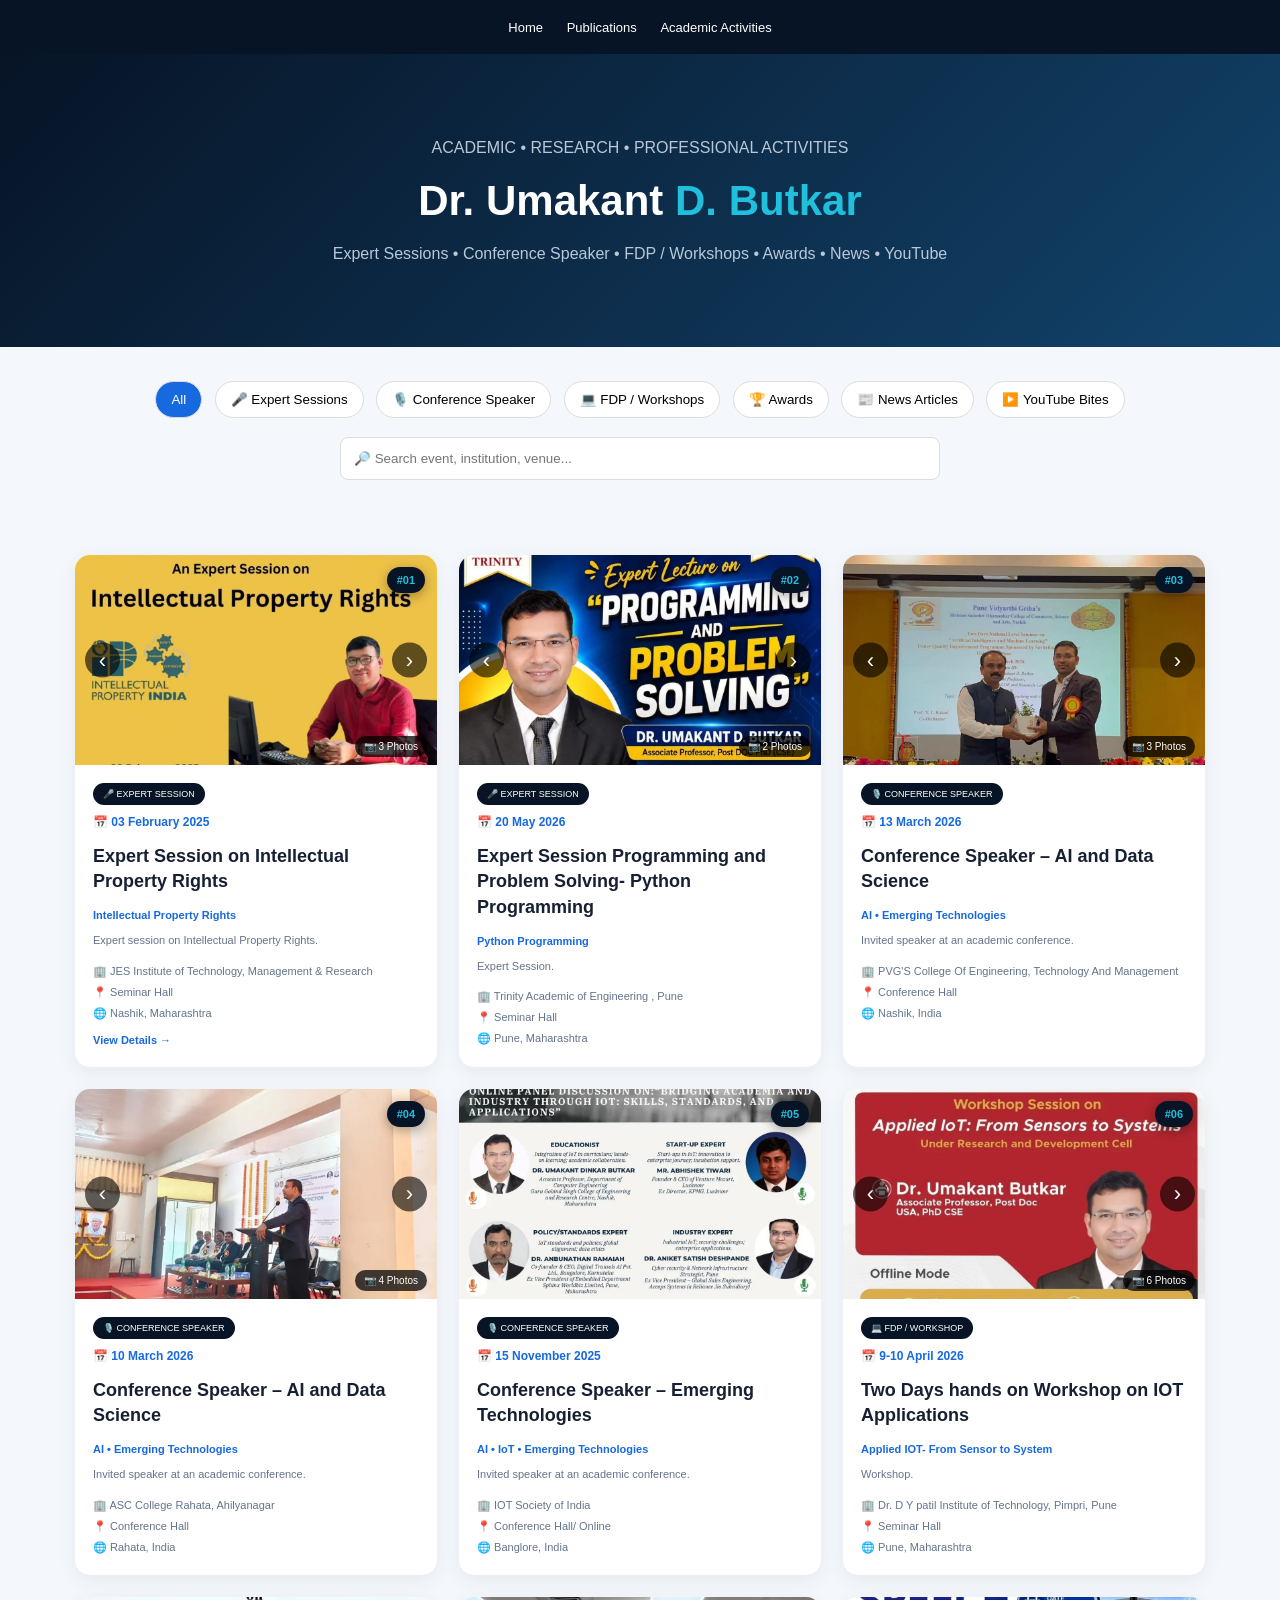
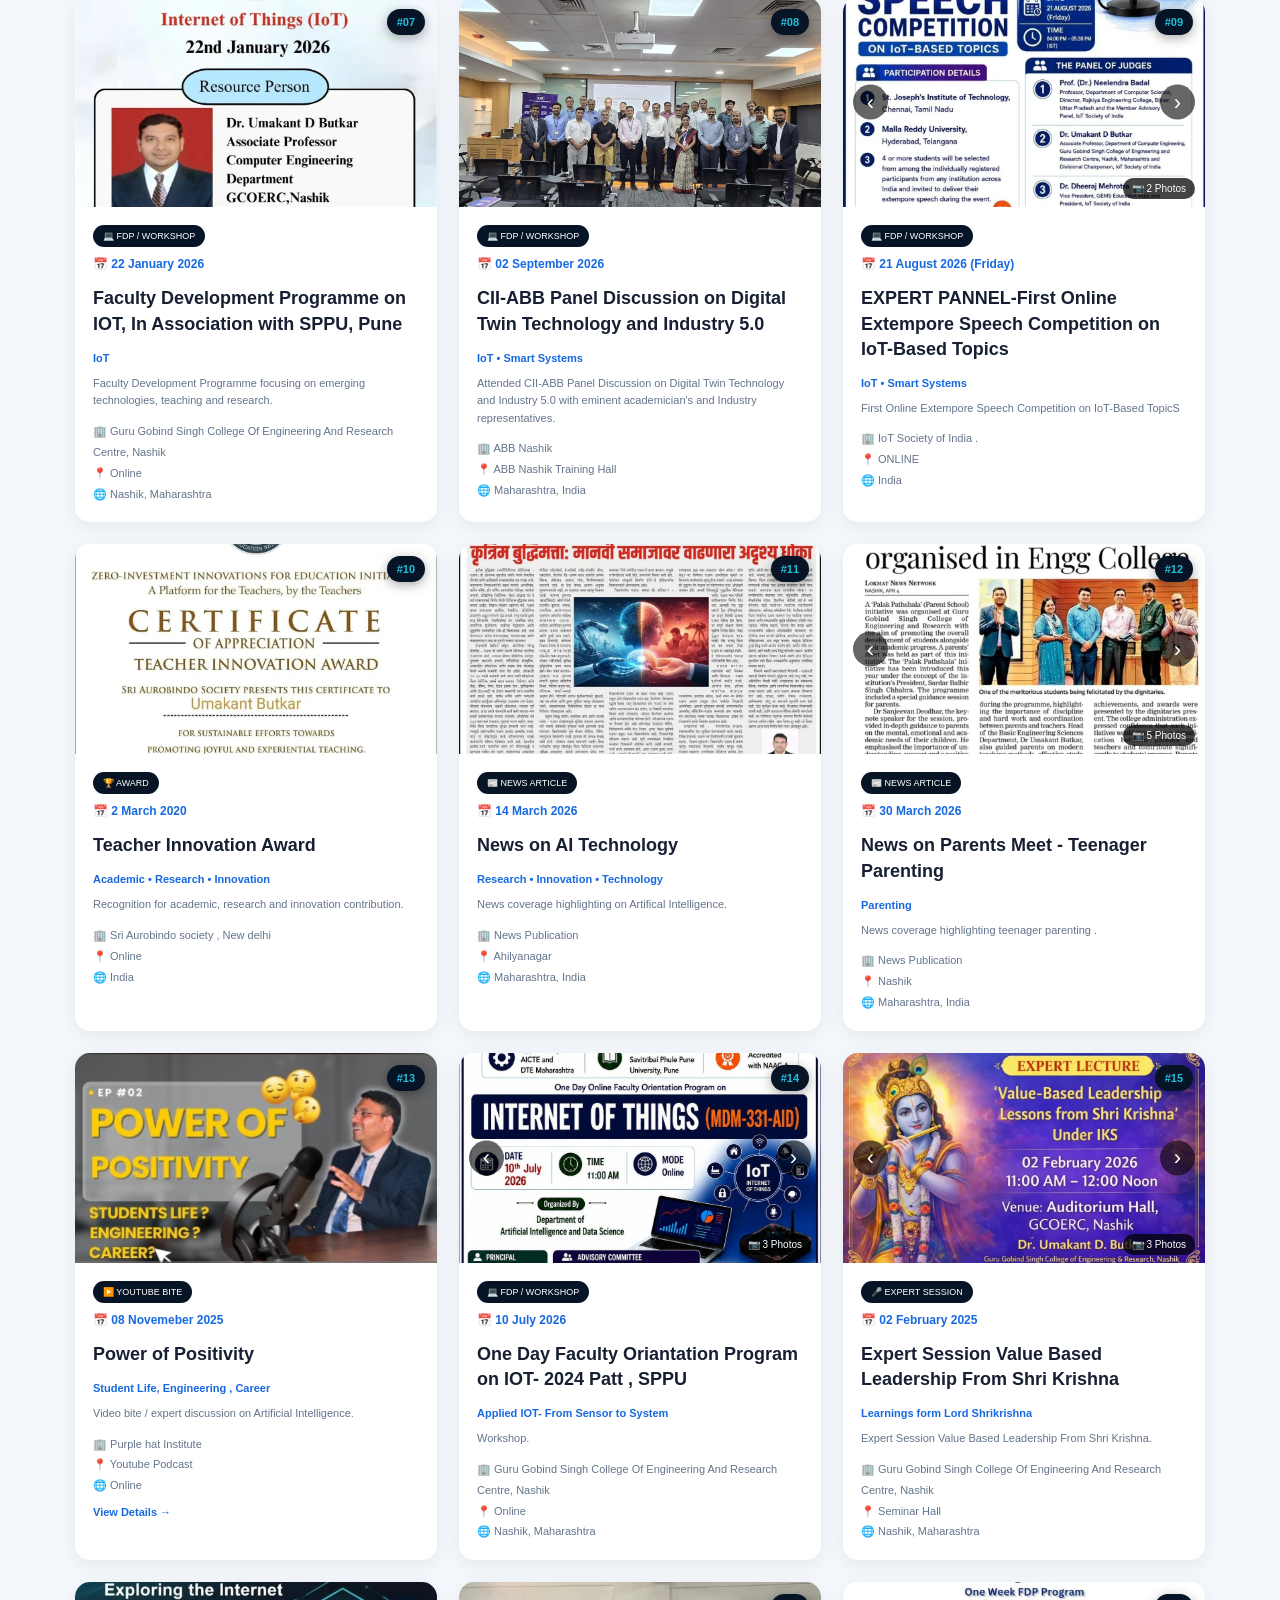
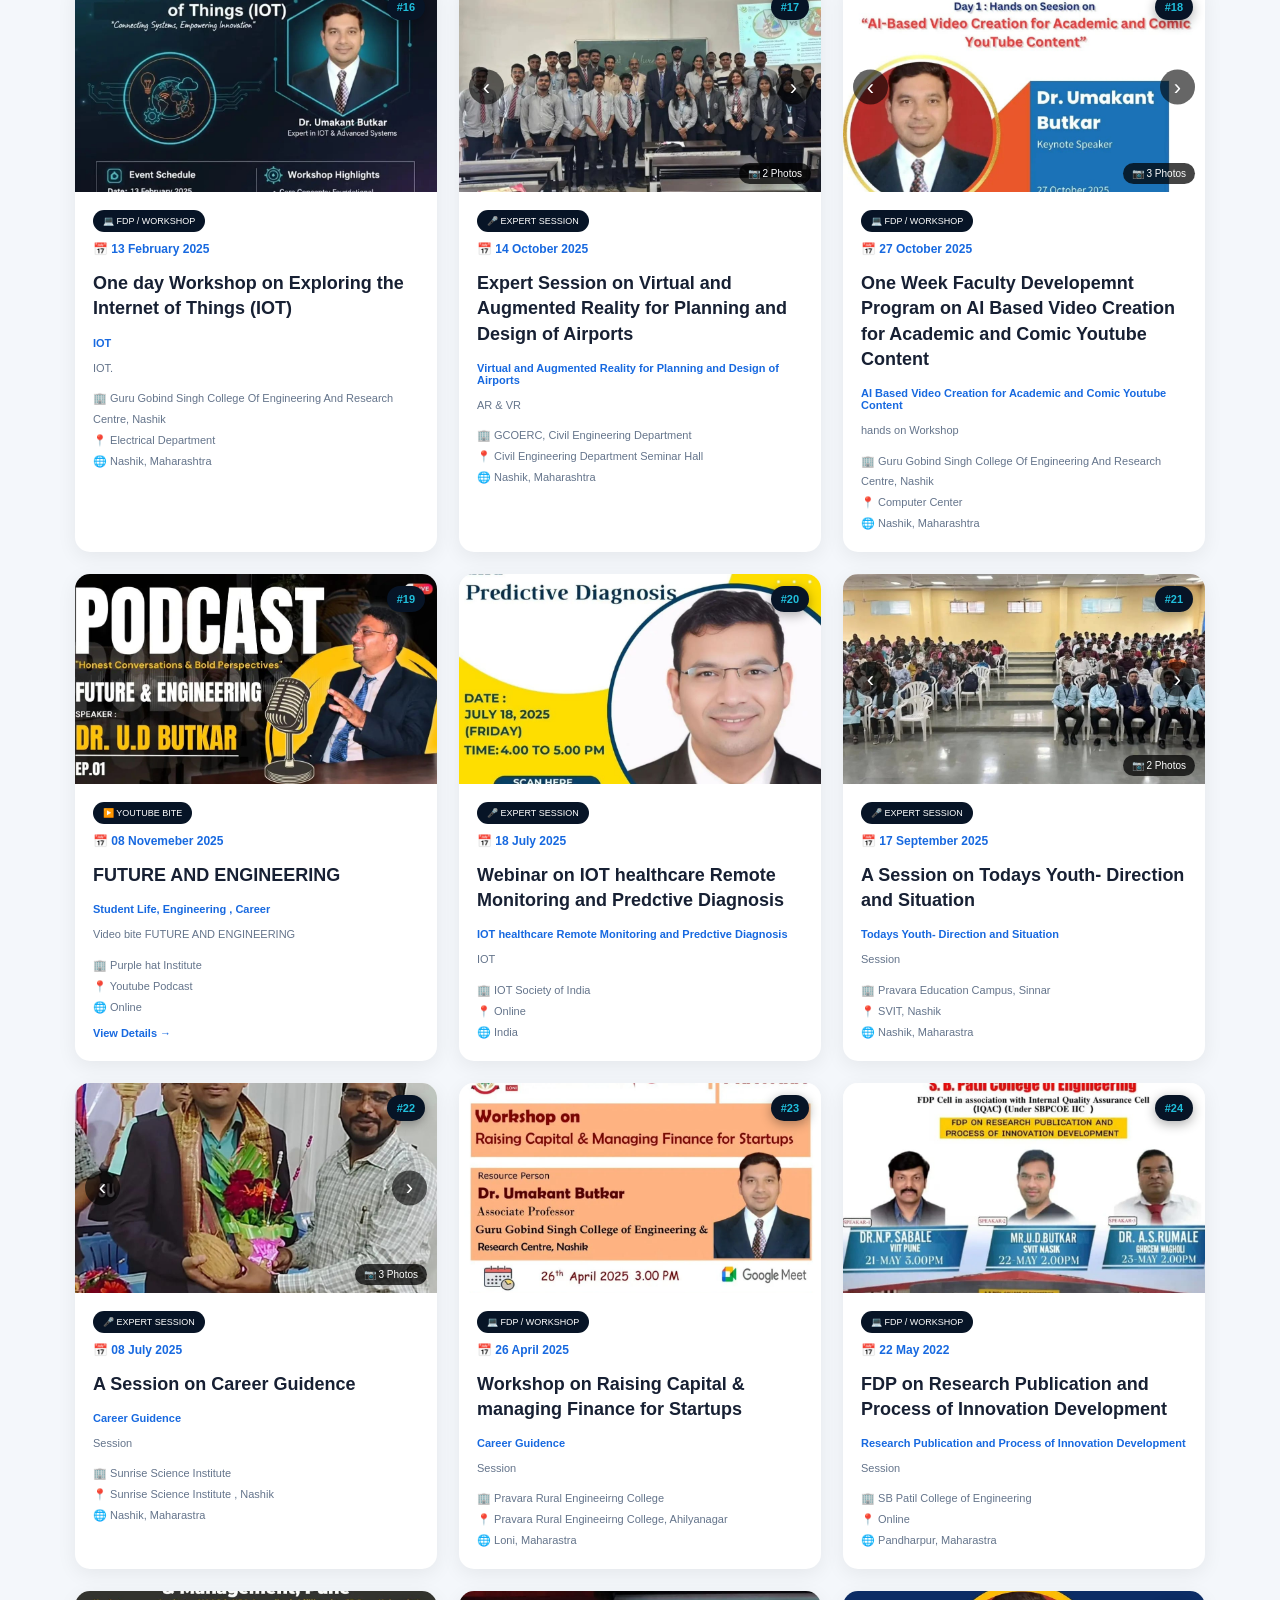
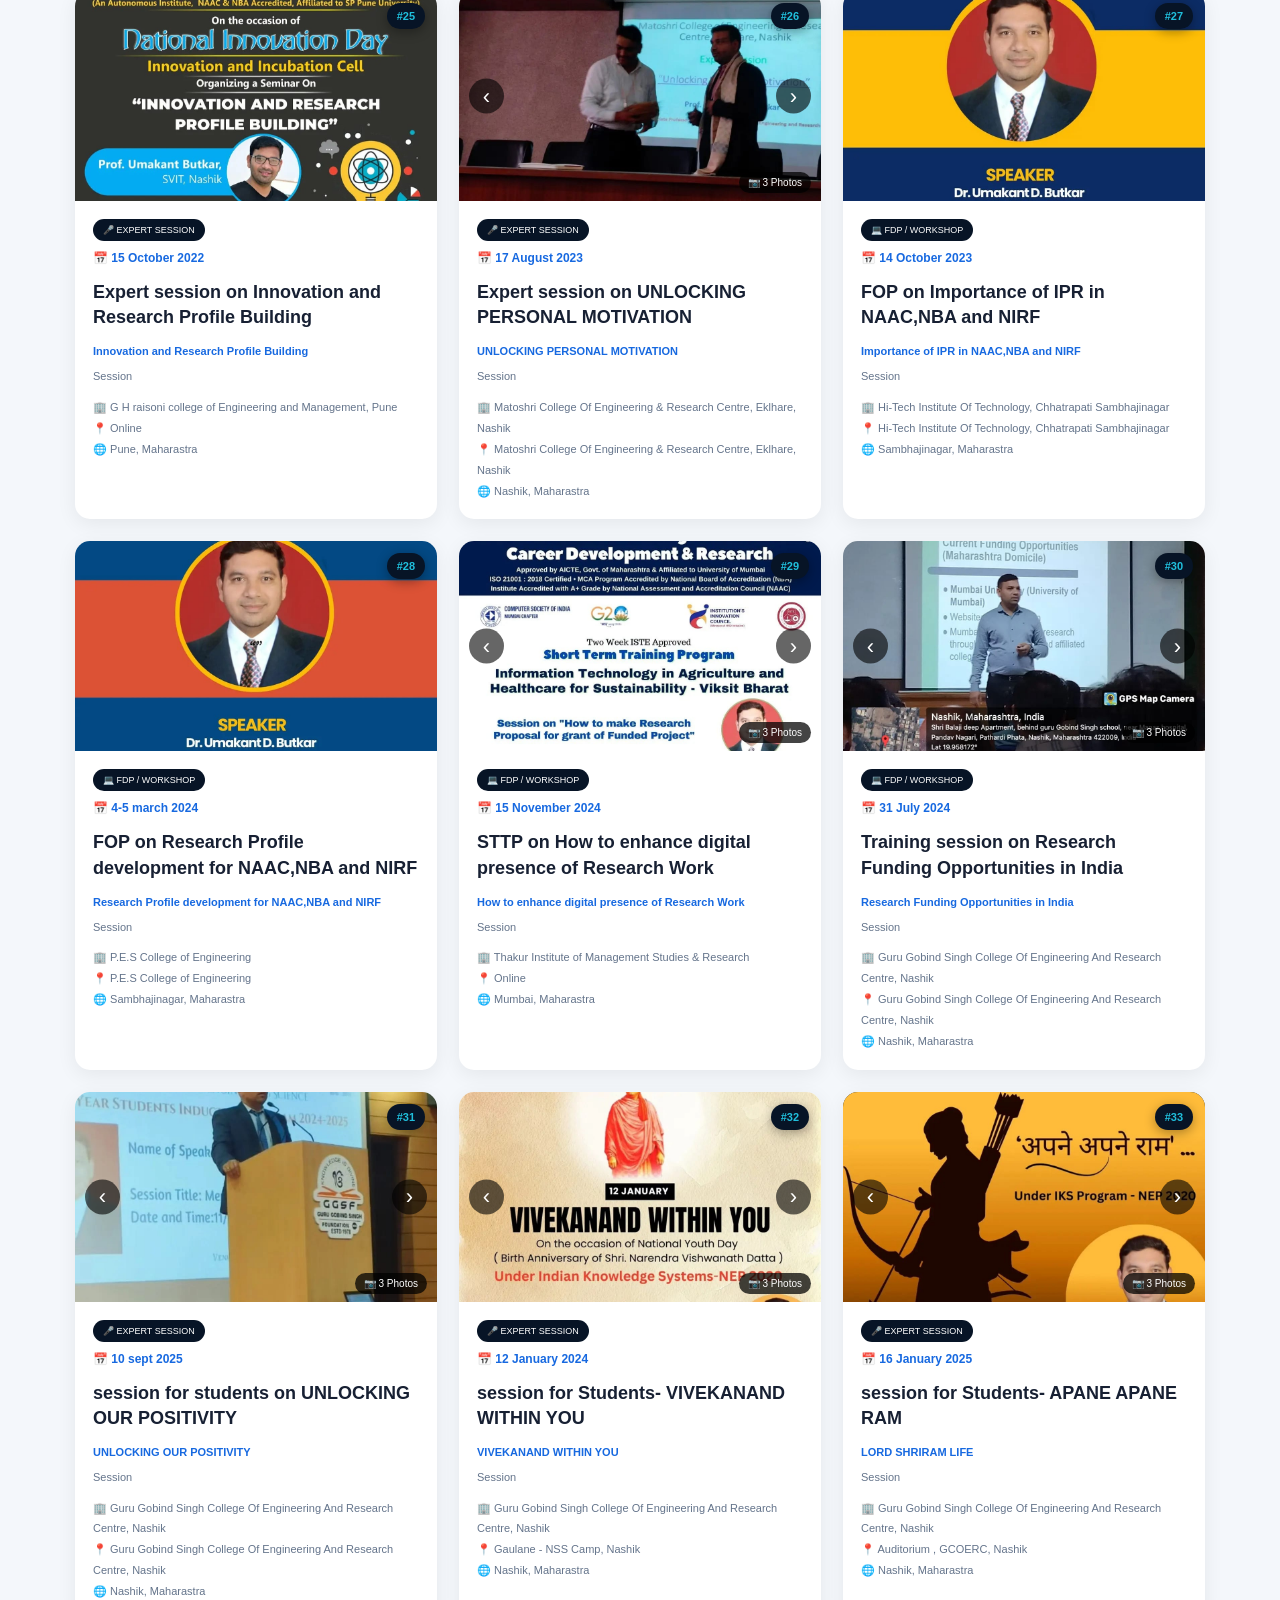
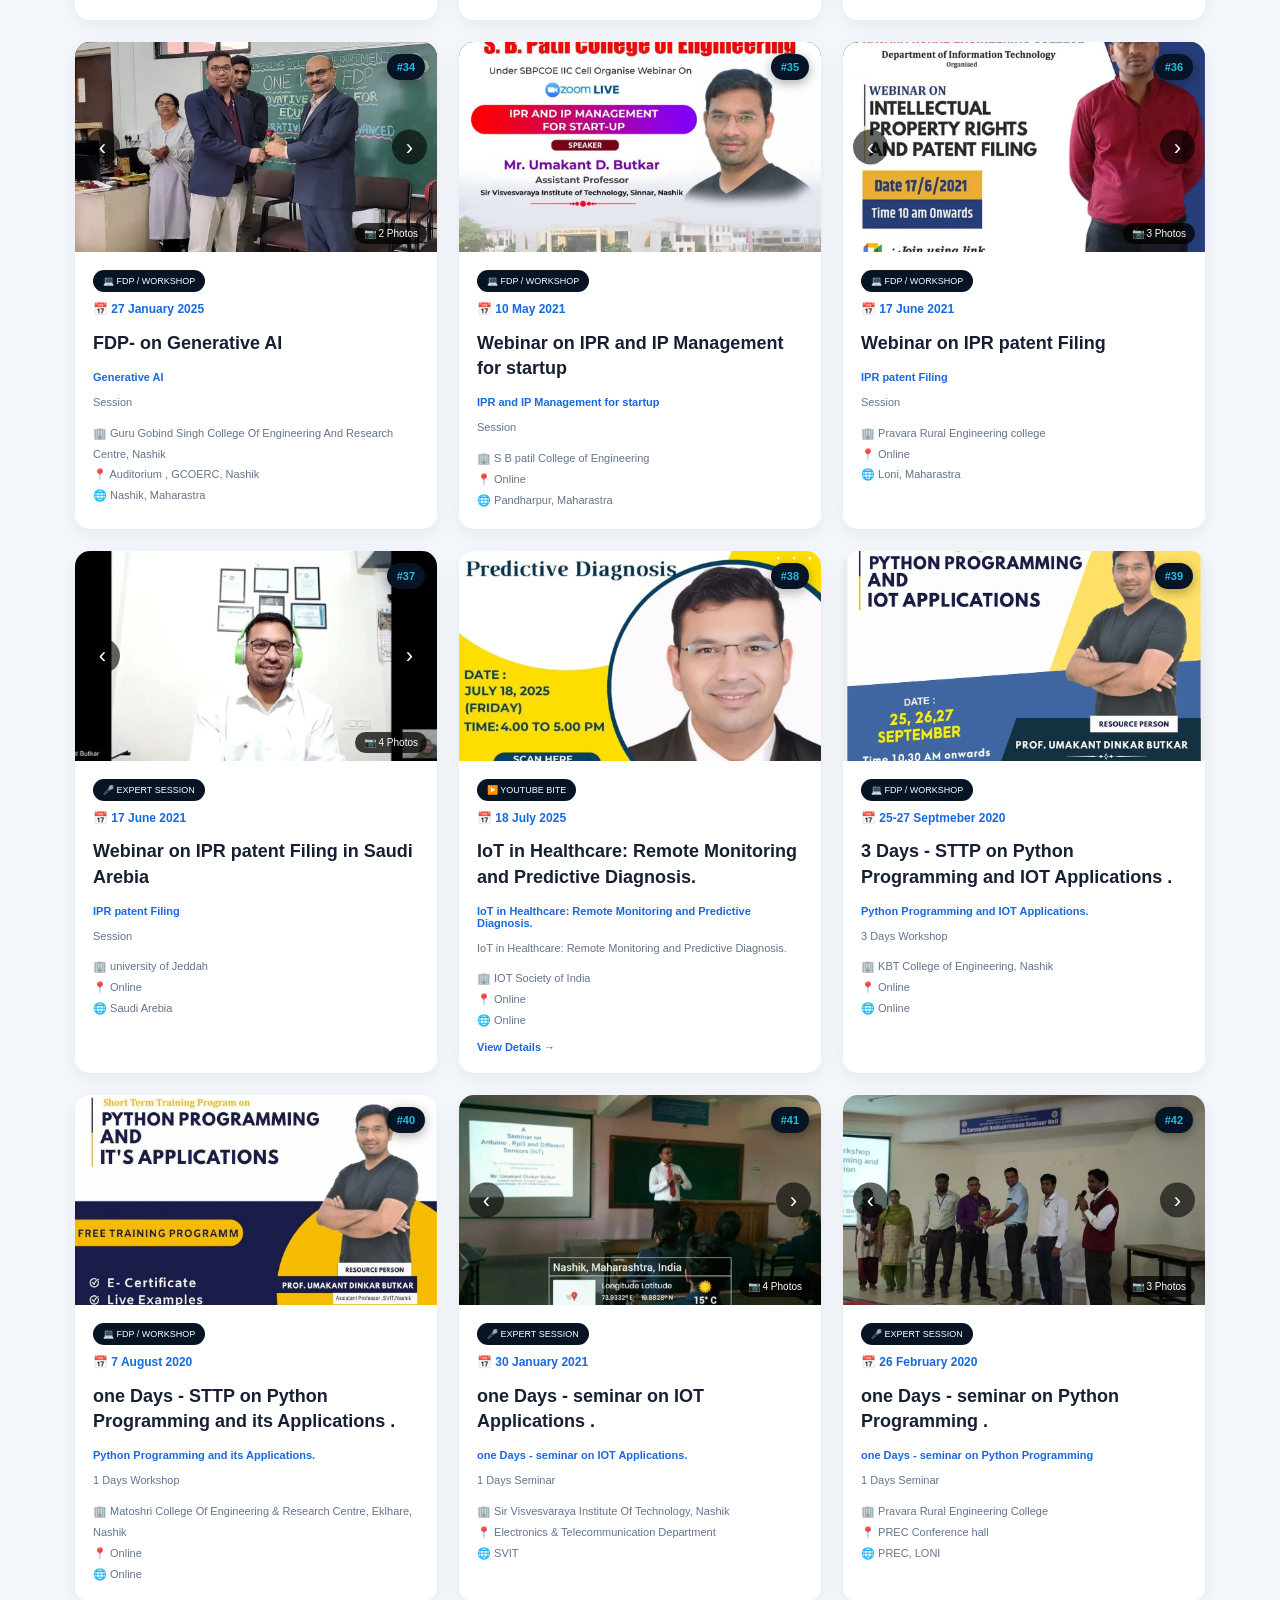
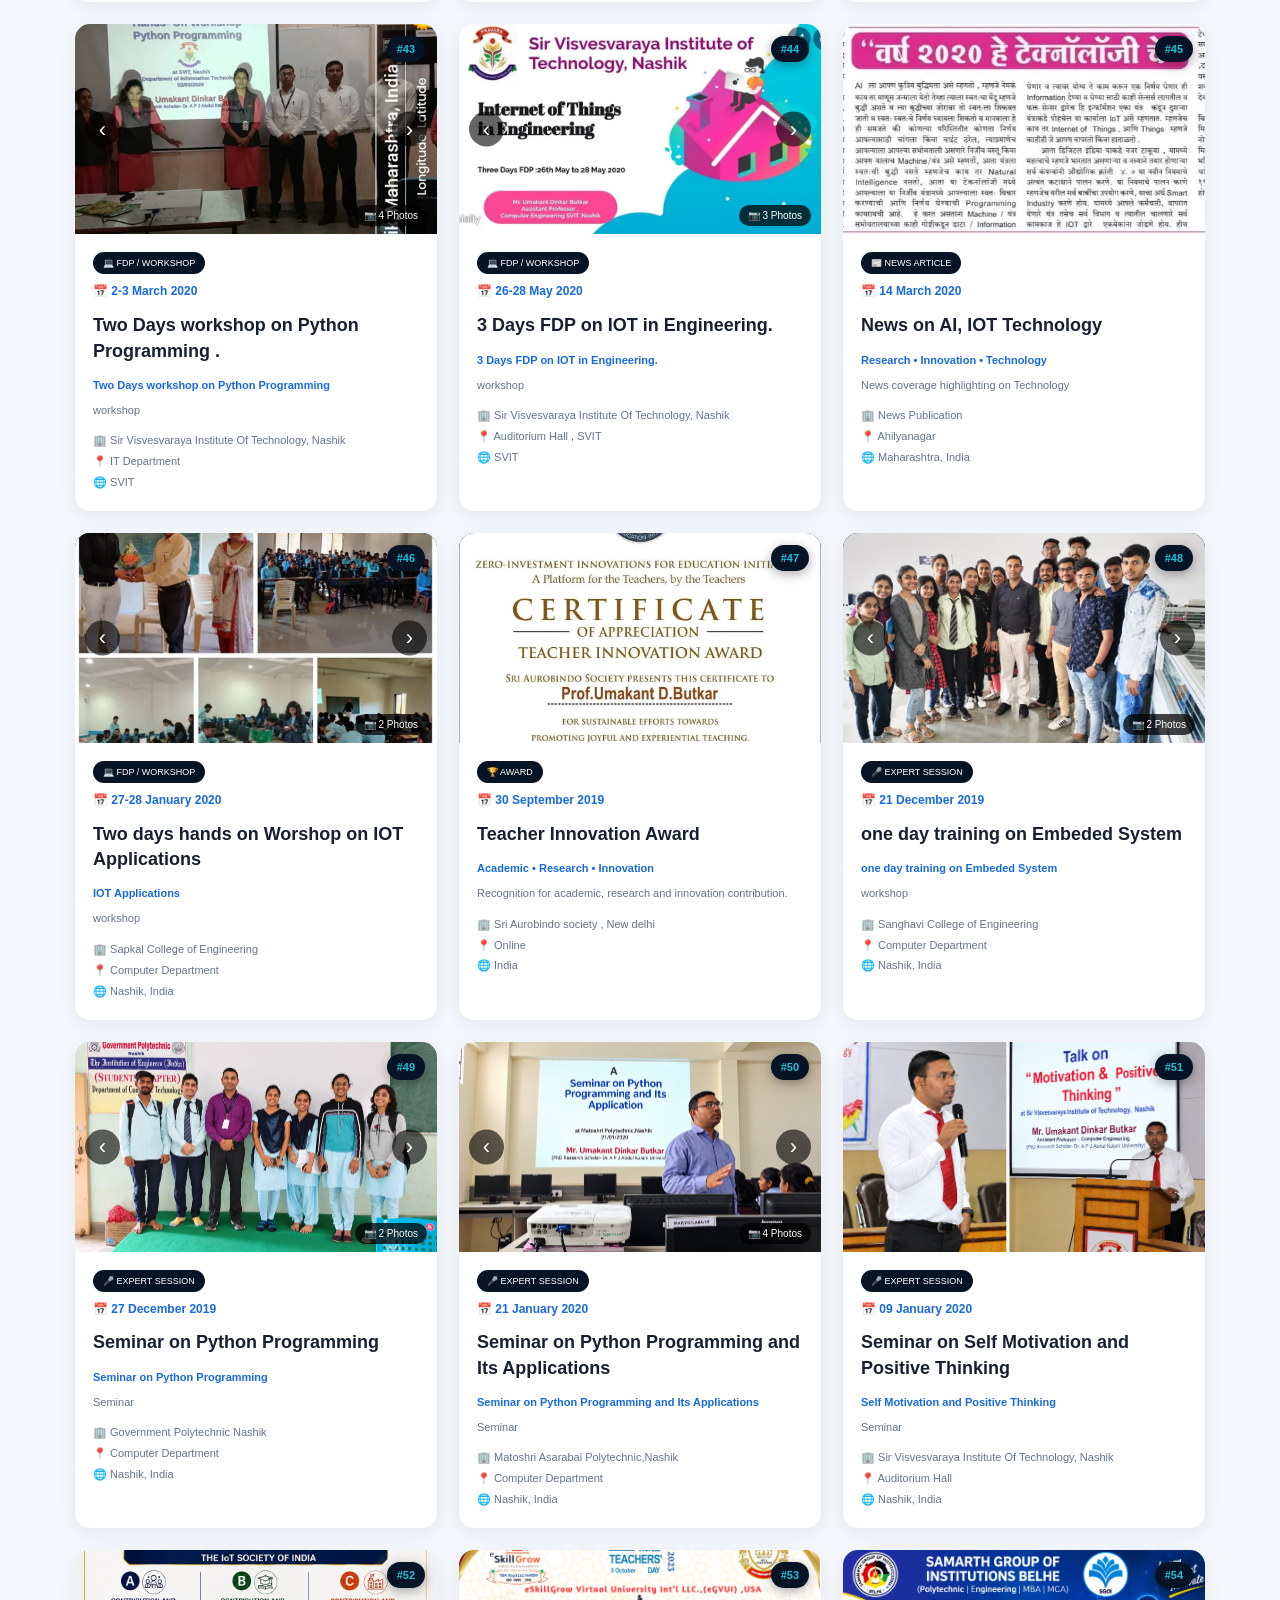
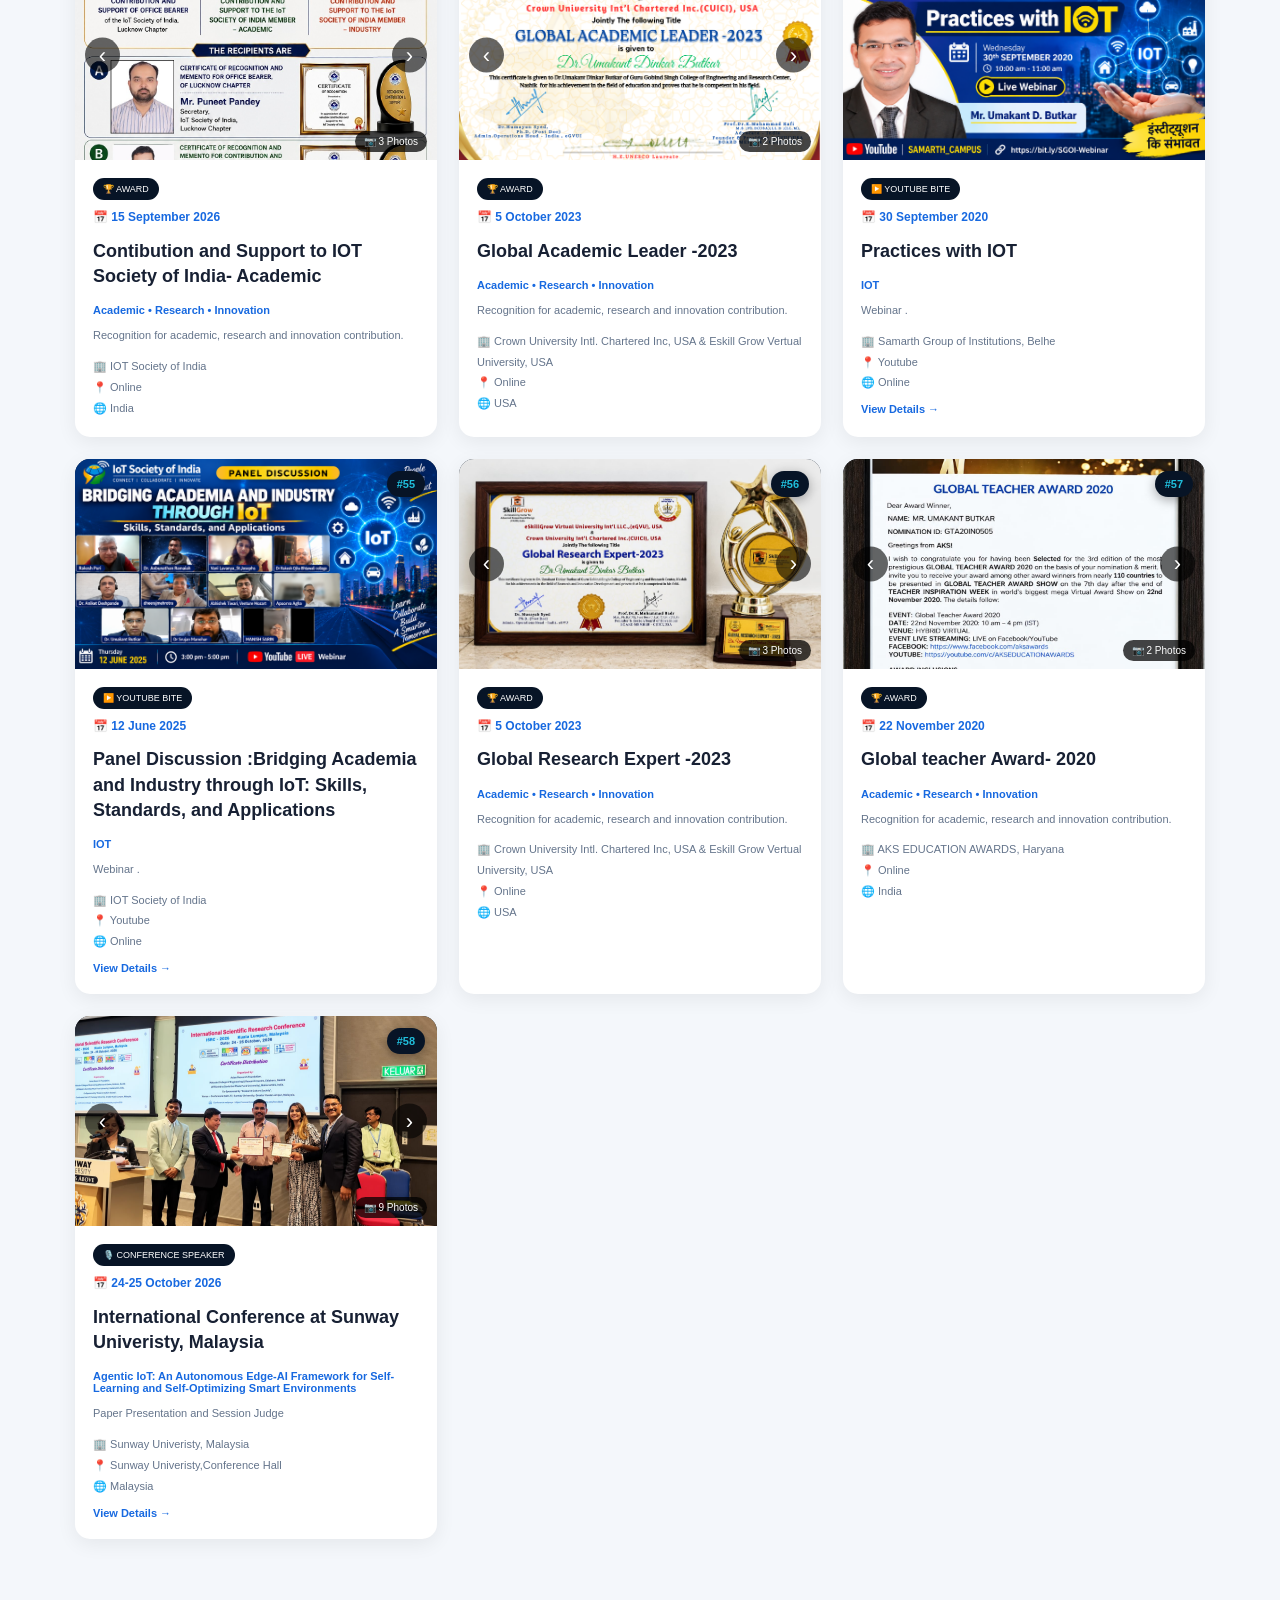
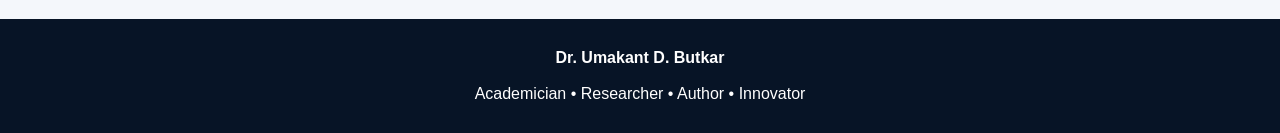
<file: expert-sessions.html>
<!DOCTYPE html>
<html lang="en">

<head>

<meta charset="UTF-8">

<meta name="viewport"
content="width=device-width,initial-scale=1.0">

<title>Academic Activities | Dr. Umakant D. Butkar</title>

<style>

/* ================= BASIC ================= */

*{
    box-sizing:border-box;
}

body{
    margin:0;
    font-family:Arial,sans-serif;
    background:#f4f7fb;
    color:#172033;
}

a{
    text-decoration:none;
}


/* ================= NAVIGATION ================= */

nav{
    background:#071426;
    padding:18px;
    text-align:center;
}

nav a{
    color:white;
    margin:0 10px;
    font-size:13px;
}

nav a:hover{
    color:#20bfdc;
}


/* ================= HERO ================= */

.hero{
    background:linear-gradient(135deg,#071426,#12436b);
    color:white;
    text-align:center;
    padding:65px 20px;
}

.hero h1{
    font-size:42px;
    margin:10px;
}

.hero h1 span{
    color:#20bfdc;
}

.hero p{
    color:#b9c8d8;
    line-height:1.6;
}


/* ================= FILTER ================= */

.filters{
    text-align:center;
    padding:30px 10px;
}

.filters button{
    padding:10px 15px;
    margin:4px;
    border:1px solid #ddd;
    border-radius:20px;
    background:white;
    cursor:pointer;
}

.filters button:hover,
.filters button.active{
    background:#1769e0;
    color:white;
}

.search{
    display:block;
    width:90%;
    max-width:600px;
    margin:15px auto;
    padding:13px;
    border:1px solid #ddd;
    border-radius:8px;
}

/* ================= EVENT GRID ================= */

.events{
    max-width:1150px;
    margin:20px auto 70px;
    padding:10px;

    display:grid;

    grid-template-columns:
    repeat(3,1fr);

    gap:22px;
}


/* ================= CARD ================= */

.card{
    position:relative;

    background:white;

    border-radius:15px;

    overflow:hidden;

    box-shadow:
    0 5px 20px #0001;

    transition:.3s;
}

.card:hover{
    transform:translateY(-6px);
}


/* ================= EVENT NUMBER ================= */

.event-number{

    position:absolute;

    top:12px;
    right:12px;

    z-index:5;

    background:#071426;

    color:#20bfdc;

    padding:7px 10px;

    border-radius:20px;

    font-size:11px;

    font-weight:bold;

    box-shadow:
    0 3px 12px #0005;

}


/* ================= PHOTO GALLERY ================= */

.gallery{

    position:relative;

    height:210px;

    background:#071426;

}

.gallery img{

    width:100%;

    height:100%;

    object-fit:cover;

    cursor:pointer;

}


.gallery button{

    position:absolute;

    top:50%;

    transform:
    translateY(-50%);

    width:35px;

    height:35px;

    border:0;

    border-radius:50%;

    background:#0009;

    color:white;

    font-size:22px;

    cursor:pointer;

    z-index:3;

}

.gallery button:hover{

    background:#1769e0;

}


.prev{
    left:10px;
}

.next{
    right:10px;
}


.photo-count{

    position:absolute;

    bottom:8px;

    right:10px;

    background:#000b;

    color:white;

    padding:5px 9px;

    border-radius:15px;

    font-size:10px;

}


/* ================= CARD CONTENT ================= */

.content{

    padding:18px;

}


.type{

    display:inline-block;

    background:#071426;

    color:white;

    padding:6px 10px;

    border-radius:15px;

    font-size:9px;

}


.date{

    color:#1769e0;

    font-size:12px;

    font-weight:bold;

    margin:10px 0;

}


h2{

    font-size:18px;

    line-height:1.4;

}


.topic{

    color:#1769e0;

    font-weight:bold;

    font-size:11px;

}


.info{

    color:#64748b;

    font-size:11px;

    line-height:1.9;

    margin-top:10px;

}


.description{

    color:#64748b;

    font-size:11px;

    line-height:1.6;

}


.details{

    display:inline-block;

    margin-top:10px;

    color:#1769e0;

    font-size:11px;

    font-weight:bold;

}


/* ================= FULL SCREEN PHOTO ================= */

.modal{

    display:none;

    position:fixed;

    inset:0;

    background:#000e;

    z-index:9999;

    align-items:center;

    justify-content:center;

}


.modal img{

    max-width:90%;

    max-height:85%;

    object-fit:contain;

}


.modal button{

    position:absolute;

    border:0;

    border-radius:50%;

    width:42px;

    height:42px;

    background:white;

    color:#111;

    font-size:22px;

    cursor:pointer;

}


.close{

    top:20px;

    right:25px;

}


.modal-prev{

    left:25px;

}


.modal-next{

    right:25px;

}


/* ================= FOOTER ================= */

footer{

    background:#071426;

    color:white;

    text-align:center;

    padding:30px;

}


/* ================= MOBILE ================= */

@media(max-width:850px){

    .events{

        grid-template-columns:
        repeat(2,1fr);

    }

}


@media(max-width:550px){

    .events{

        grid-template-columns:1fr;

    }

    .hero h1{

        font-size:32px;

    }

    nav a{

        display:inline-block;

        margin:5px;

    }

}

</style>

</head>


<body>


<!-- ==================================================
     NAVIGATION
================================================== -->

<nav>

<a href="index.html">
Home
</a>

<a href="publications.html">
Publications
</a>

<a href="expert-sessions.html">
Academic Activities
</a>

</nav>



<!-- ==================================================
     HERO
================================================== -->

<section class="hero">

<p>
ACADEMIC • RESEARCH • PROFESSIONAL ACTIVITIES
</p>

<h1>
Dr. Umakant <span>D. Butkar</span>
</h1>

<p>
Expert Sessions • Conference Speaker • FDP / Workshops
• Awards • News • YouTube
</p>

</section>



<!-- ==================================================
     FILTERS
================================================== -->

<div class="filters">


<button
class="active"
onclick="filterEvents('all',this)">
All
</button>


<button
onclick="filterEvents('expert',this)">
🎤 Expert Sessions
</button>


<button
onclick="filterEvents('conference',this)">
🎙️ Conference Speaker
</button>


<button
onclick="filterEvents('workshop',this)">
💻 FDP / Workshops
</button>


<button
onclick="filterEvents('award',this)">
🏆 Awards
</button>


<button
onclick="filterEvents('news',this)">
📰 News Articles
</button>


<button
onclick="filterEvents('youtube',this)">
▶️ YouTube Bites
</button>


<input
class="search"
id="search"
placeholder="🔎 Search event, institution, venue...">

</div>



<!-- ==================================================
     EVENTS
================================================== -->

<div
class="events"
id="events">

</div>



<!-- ==================================================
     PHOTO MODAL
================================================== -->

<div
class="modal"
id="modal">

<button
class="close"
onclick="closePhoto()">
×
</button>

<button
class="modal-prev"
onclick="changePhoto(-1)">
‹
</button>

<img
id="modalImage">

<button
class="modal-next"
onclick="changePhoto(1)">
›
</button>

</div>



<!-- ==================================================
     FOOTER
================================================== -->

<footer>

<strong>
Dr. Umakant D. Butkar
</strong>

<br><br>

Academician • Researcher • Author • Innovator

</footer>



<script>


/* ==================================================
   EVENT DATA

   ONLY EDIT THIS SECTION
================================================== */


const data = [


/* ================= EVENT -- Expert Sessions  ================= */

{
id:1,

type:"expert",

title:"Expert Session on Intellectual Property Rights",

topic:"Intellectual Property Rights",

date:"03 February 2025",

institution:
"JES Institute of Technology, Management & Research",

venue:
"Seminar Hall",

location:
"Nashik, Maharashtra",

description:
"Expert session on Intellectual Property Rights.",

photos:[

"events/ipr-1.jpg",

"events/ipr-2.jpg",

"events/ipr-3.jpg",


],

link:
"https://www.jitnew.jitnashik.edu.in/department/IT/ITseminar.php"

},

{
id:2,

type:"expert",

title:"Expert Session Programming and Problem Solving- Python Programming ",

topic:"Python Programming ",

date:"20 May 2026",

institution:
"Trinity Academic of Engineering , Pune ",

venue:
"Seminar Hall",

location:
"Pune, Maharashtra",

description:
"Expert Session.",

photos:[

"events/t1.jpg",

"events/t.jpg",


],

},

/* ================= EVENT-- Conference Speaker ================= */

{
id:3,

type:"conference",

title:"Conference Speaker – AI and Data Science ",

topic:"AI  • Emerging Technologies",

date:"13 March 2026",

institution:
"PVG'S College Of Engineering, Technology And Management",

venue:
"Conference Hall ",

location:
"Nashik, India",

description:
"Invited speaker at an academic conference.",

photos:[

"events/pvg1.jpg",
    "events/pvg2.jpg",
    "events/pvg3.jpg",

],

},
{
id:4,

type:"conference",

title:"Conference Speaker – AI and Data Science ",

topic:"AI  • Emerging Technologies",

date:"10 March 2026",

institution:
"ASC College Rahata, Ahilyanagar",

venue:
"Conference Hall ",

location:
"Rahata, India",

description:
"Invited speaker at an academic conference.",

photos:[

"events/acs1.jpg",
    "events/acs2.jpg",
    "events/acs3.jpg",
    "events/acs4.jpg",

],

},

{
id:5,

type:"conference",

title:"Conference Speaker – Emerging Technologies",

topic:"AI • IoT • Emerging Technologies",

date:"15 November 2025",

institution:
"IOT Society of India",

venue:
"Conference Hall/ Online ",

location:
"Banglore, India",

description:
"Invited speaker at an academic conference.",

photos:[

"events/paneliot.jpg",

],

},

/* ================= EVENT --- FDP / Workshops ================= */
{
id:6,

type:"workshop",

title:"Two Days hands on Workshop on IOT Applications  ",

topic:"Applied IOT- From Sensor to System ",

date:"9-10 April 2026",

institution:
"Dr. D Y patil Institute of Technology, Pimpri, Pune ",

venue:
"Seminar Hall",

location:
"Pune, Maharashtra",

description:
"Workshop.",

photos:[

"events/d1.jpg",

"events/d2.jpg",
    "events/d3.jpg",

"events/d4.jpg",
    "events/d5.jpg",

 "events/d6.jpg"
],

},


{
id:7,

type:"workshop",

title:"Faculty Development Programme on IOT, In Association with SPPU, Pune",

topic:" IoT",

date:"22 January 2026",

institution:
"Guru Gobind Singh College Of Engineering And Research Centre, Nashik",

venue:
"Online",

location:
"Nashik, Maharashtra",

description:
"Faculty Development Programme focusing on emerging technologies, teaching and research.",

photos:[

"events/fop1.jpg",

],

link:""

},

{
id:8,

type:"workshop",

title:"CII-ABB Panel Discussion on Digital Twin Technology and Industry 5.0",

topic:"IoT • Smart Systems",

date:"02 September 2026",

institution:
"ABB Nashik ",

venue:
"ABB Nashik Training Hall",

location:
"Maharashtra, India",

description:
"Attended CII-ABB Panel Discussion on Digital Twin Technology and Industry 5.0 with eminent academician's and Industry representatives.",

photos:[

"events/cii.jpg",

],

link:""

},
{
id:9,

type:"workshop",

title:"EXPERT PANNEL-First Online Extempore Speech Competition on IoT-Based Topics",

topic:"IoT • Smart Systems",

date:"21 August 2026 (Friday)",

institution:
"IoT Society of India . ",

venue:
"ONLINE",

location:
" India",

description:
"First Online Extempore Speech Competition on IoT-Based TopicS",

photos:[

"events/IOT22.jpg",
 "events/IOT222.jpg",

],

link:""

},

/* ================= EVENT -- Awards ================= */

{
id:10,

type:"award",

title:"Teacher Innovation Award ",

topic:"Academic • Research • Innovation",

date:"2 March 2020",

institution:
"Sri Aurobindo society , New delhi",

venue:
"Online",

location:
"India",

description:
"Recognition for academic, research and innovation contribution.",

photos:[

"events/award2.jpg",


],

link:""

},



/* ================= EVENT== News  ================= */

{
id:11,

type:"news",

title:"News on AI Technology ",

topic:"Research • Innovation • Technology",

date:"14 March 2026",

institution:
"News Publication",

venue:
"Ahilyanagar",

location:
"Maharashtra, India",

description:
"News coverage highlighting on Artifical Intelligence.",

photos:[

"events/n1.jpg"

],

link:""

},
{
id:12,

type:"news",

title:"News on Parents Meet - Teenager Parenting",

topic:"Parenting",

date:"30 March 2026",

institution:
"News Publication",

venue:
"Nashik ",

location:
"Maharashtra, India",

description:
"News coverage highlighting teenager parenting .",

photos:[

"events/tn1.jpg",
        "events/tn2.jpg",
        "events/tn3.jpg",
        "events/tn4.jpg",
        "events/tn5.jpg"

],

link:""

},



/* ================= EVENT -- Youtube  ================= */

{
id:13,

type:"youtube",

title:"Power of Positivity ",

topic:"Student Life, Engineering , Career ",

date:"08 Novemeber  2025",

institution:
"Purple hat Institute ",

venue:
"Youtube Podcast",

location:
"Online",

description:
"Video bite / expert discussion on Artificial Intelligence.",

photos:[

"events/yt.jpg"

],

link:
"https://youtu.be/ORARyMxehzU?si=bWZtoOlTSfbt35W8"

},
{
id:14,

type:"workshop",

title:"One Day Faculty Oriantation Program on IOT- 2024 Patt , SPPU  ",

topic:"Applied IOT- From Sensor to System ",

date:"10 July 2026",

institution:
"Guru Gobind Singh College Of Engineering And Research Centre, Nashik ",

venue:
"Online",

location:
"Nashik, Maharashtra",

description:
"Workshop.",

photos:[

"events/iotw.jpg",

"events/iotw1.jpg",
    "events/iotw2.jpg",

],

},
{
id:15,

type:"expert",

title:"Expert Session Value Based Leadership From Shri Krishna ",

topic:"Learnings form Lord Shrikrishna",

date:"02 February 2025",

institution:
"Guru Gobind Singh College Of Engineering And Research Centre, Nashik",

venue:
"Seminar Hall",

location:
"Nashik, Maharashtra",

description:
"Expert Session Value Based Leadership From Shri Krishna.",

photos:[

"events/iks1.jpg",

"events/iks2.jpg",

"events/iks3.jpg",


],

},
    {
id:16,

type:"workshop",

title:"One day Workshop  on Exploring the Internet of Things (IOT) ",

topic:"IOT",

date:"13 February 2025",

institution:
"Guru Gobind Singh College Of Engineering And Research Centre, Nashik",

venue:
"Electrical Department",

location:
"Nashik, Maharashtra",

description:
"IOT.",

photos:[

"events/iote.jpg",


],

},
{
    id:17,

type:"expert",

title:"Expert Session on Virtual and Augmented Reality for Planning and Design of Airports",

topic:"Virtual and Augmented Reality for Planning and Design of Airports",

date:"14 October 2025",

institution:
"GCOERC, Civil Engineering Department ",

venue:
"Civil Engineering Department Seminar Hall",

location:
"Nashik, Maharashtra",

description:
"AR & VR",

photos:[

"events/ar.jpg",

"events/ar1.jpg",
],

},
 {
id:18,

type:"workshop",

title:"One Week  Faculty Developemnt Program on AI Based Video Creation for Academic and Comic Youtube Content  ",

topic:"AI Based Video Creation for Academic and Comic Youtube Content ",

date:"27 October 2025",

institution:
"Guru Gobind Singh College Of Engineering And Research Centre, Nashik ",

venue:
"Computer Center ",

location:
"Nashik, Maharashtra",

description:
"hands on Workshop",

photos:[

"events/ytai.jpg",

"events/ytai1.jpg",
    "events/ytai2.jpg",

],

},
{
id:19,

type:"youtube",

title:"FUTURE AND ENGINEERING  ",

topic:"Student Life, Engineering , Career ",

date:"08 Novemeber  2025",

institution:
"Purple hat Institute ",

venue:
"Youtube Podcast",

location:
"Online",

description:
"Video bite FUTURE AND ENGINEERING",

photos:[

"events/yt11.jpg"

],

link:
"https://youtu.be/8O8G2mej5B4?si=a8R6gO38xN37jx0c"

},
{
    id:20,

type:"expert",

title:"Webinar on IOT healthcare Remote Monitoring and Predctive Diagnosis",

topic:"IOT healthcare Remote Monitoring and Predctive Diagnosis",

date:"18 July 2025",

institution:
"IOT Society of India ",

venue:
"Online",

location:
"India",

description:
"IOT",

photos:[

"events/webiot.jpg",
],

},
              {
    id:21,

type:"expert",

title:"A Session on Todays Youth- Direction and Situation",

topic:"Todays Youth- Direction and Situation",

date:"17 September 2025",

institution:
"Pravara Education Campus, Sinnar ",

venue:
"SVIT, Nashik",

location:
"Nashik, Maharastra",

description:
"Session",

photos:[

"events/pravara.jpg",
    "events/pravara1.jpg",
],

},
      {
    id:22,

type:"expert",

title:"A Session on Career Guidence",

topic:"Career Guidence",

date:"08 July 2025",

institution:
"Sunrise Science Institute ",

venue:
"Sunrise Science Institute , Nashik",

location:
"Nashik, Maharastra",

description:
"Session",

photos:[

"events/sun.jpg",
"events/sun1.jpg",
"events/sun2.jpg",
],

},
      {
    id:23,

type:"workshop",

title:" Workshop on Raising Capital & managing Finance for Startups ",

topic:"Career Guidence",

date:"26 April 2025",

institution:
"Pravara Rural Engineeirng College",

venue:
"Pravara Rural Engineeirng College, Ahilyanagar",

location:
"Loni, Maharastra",

description:
"Session",

photos:[

"events/pravara3.jpg",

],

},
      {
    id:24,

type:"workshop",

title:" FDP on Research Publication and Process of Innovation Development ",

topic:"Research Publication and Process of Innovation Development",

date:"22 May 2022",

institution:
"SB Patil College of Engineering",

venue:
"Online",

location:
"Pandharpur, Maharastra",

description:
"Session",

photos:[

"events/sb.jpg",

],

},
     {
    id:25,

type:"expert",

title:" Expert session on Innovation and Research Profile Building ",

topic:"Innovation and Research Profile Building",

date:"15 October 2022",

institution:
"G H raisoni college of Engineering and Management, Pune",

venue:
"Online",

location:
"Pune, Maharastra",

description:
"Session",

photos:[

"events/gh.jpg",

],

},
     {
    id:26,

type:"expert",

title:" Expert session on UNLOCKING PERSONAL MOTIVATION ",

topic:"UNLOCKING PERSONAL MOTIVATION",

date:"17  August 2023",

institution:
"Matoshri College Of Engineering & Research Centre, Eklhare, Nashik",

venue:
"Matoshri College Of Engineering & Research Centre, Eklhare, Nashik",

location:
"Nashik, Maharastra",

description:
"Session",

photos:[

"events/mat.jpg",
    "events/mat1.jpg",
    "events/mat2.jpg",

],

},
     {
    id:27,

type:"workshop",

title:" FOP on Importance of IPR in NAAC,NBA and NIRF ",

topic:"Importance of IPR in NAAC,NBA and NIRF ",

date:"14  October 2023",

institution:
"Hi-Tech Institute Of Technology, Chhatrapati Sambhajinagar",

venue:
"Hi-Tech Institute Of Technology, Chhatrapati Sambhajinagar",

location:
"Sambhajinagar, Maharastra",

description:
"Session",

photos:[

"events/hi.jpg",
   
],

},
     {
    id:28,

type:"workshop",

title:" FOP on Research Profile development for NAAC,NBA and NIRF ",

topic:"Research Profile development for NAAC,NBA and NIRF  ",

date:"4-5 march 2024",

institution:
"P.E.S College of Engineering",

venue:
"P.E.S College of Engineering",

location:
"Sambhajinagar, Maharastra",

description:
"Session",

photos:[

"events/pes.jpg",
   
],

},
     {
    id:29,

type:"workshop",

title:" STTP  on How to enhance digital presence of Research Work ",

topic:"How to enhance digital presence of Research Work ",

date:"15 November 2024",

institution:
"Thakur Institute of Management Studies & Research",

venue:
"Online",

location:
"Mumbai, Maharastra",

description:
"Session",

photos:[

"events/thakur.jpg",
    "events/thakur1.jpg",
    "events/thakur2.jpg",
   
],

},
      {
    id:30,

type:"workshop",

title:" Training session on Research Funding Opportunities in India ",

topic:"Research Funding Opportunities in India ",

date:"31 July 2024",

institution:
"Guru Gobind Singh College Of Engineering And Research Centre, Nashik",

venue:
"Guru Gobind Singh College Of Engineering And Research Centre, Nashik",

location:
"Nashik, Maharastra",

description:
"Session",

photos:[

"events/gg.jpg",
    "events/gg1.jpg",
    "events/gg2.jpg",
   
],

},
     {
    id:31,

type:"expert",

title:" session for students on UNLOCKING OUR POSITIVITY ",

topic:"UNLOCKING OUR POSITIVITY ",

date:"10 sept 2025",

institution:
"Guru Gobind Singh College Of Engineering And Research Centre, Nashik",

venue:
"Guru Gobind Singh College Of Engineering And Research Centre, Nashik",

location:
"Nashik, Maharastra",

description:
"Session",

photos:[

"events/pos.jpg",
    "events/pos1.jpg",
    "events/pos2.jpg",
   
],

},
     {
    id:32,

type:"expert",

title:" session for Students- VIVEKANAND WITHIN YOU ",

topic:"VIVEKANAND WITHIN YOU ",

date:"12 January  2024",

institution:
"Guru Gobind Singh College Of Engineering And Research Centre, Nashik",

venue:
"Gaulane - NSS Camp, Nashik",

location:
"Nashik, Maharastra",

description:
"Session",

photos:[

"events/vivek.jpg",
    "events/vivek1.jpg",
    "events/vivek2.jpg",
   
],

},
    {
    id:33,

type:"expert",

title:" session for Students- APANE APANE RAM ",

topic:"LORD SHRIRAM LIFE ",

date:"16 January  2025",

institution:
"Guru Gobind Singh College Of Engineering And Research Centre, Nashik",

venue:
"Auditorium , GCOERC, Nashik",

location:
"Nashik, Maharastra",

description:
"Session",

photos:[

"events/ram1.jpg",
    "events/ram2.jpg",
    "events/ram3.jpg",
   
],

},
    {
    id:34,

type:"workshop",

title:" FDP- on Generative AI  ",

topic:"Generative AI ",

date:"27 January  2025",

institution:
"Guru Gobind Singh College Of Engineering And Research Centre, Nashik",

venue:
"Auditorium , GCOERC, Nashik",

location:
"Nashik, Maharastra",

description:
"Session",

photos:[

"events/ggfdp1.jpg",
    "events/ggfdp.jpg",
  
   
],

},
    {
    id:35,

type:"workshop",

title:" Webinar on IPR and IP Management for startup  ",

topic:" IPR and IP Management for startup ",

date:"10 May  2021",

institution:
"S B patil College of  Engineering",

venue:
"Online",

location:
"Pandharpur, Maharastra",

description:
"Session",

photos:[

"events/sbp.jpg",
 
  
   
],

},
    {
    id:36,

type:"workshop",

title:" Webinar on IPR patent Filing  ",

topic:" IPR patent Filing  ",

date:"17 June  2021",

institution:
"Pravara Rural Engineering college ",

venue:
"Online",

location:
"Loni, Maharastra",

description:
"Session",

photos:[

"events/loni.jpg",
    "events/loni1.jpg",
    "events/loni2.jpg",
 
  
   
],

},
     {
    id:37,

type:"expert",

title:" Webinar on IPR patent Filing in Saudi Arebia   ",

topic:" IPR patent Filing  ",

date:"17 June  2021",

institution:
"university of Jeddah ",

venue:
"Online",

location:
"Saudi Arebia",

description:
"Session",

photos:[

"events/sa3.jpg",
    "events/sa2.jpg",
    "events/sa1.jpg",
    "events/sa.jpg",
 
  
   
],

},
    {
id:38,

type:"youtube",

title:"IoT in Healthcare: Remote Monitoring and Predictive Diagnosis.",

topic:"IoT in Healthcare: Remote Monitoring and Predictive Diagnosis.",

date:"18 July  2025",

institution:
"IOT Society of India ",

venue:
"Online",

location:
"Online",

description:
" IoT in Healthcare: Remote Monitoring and Predictive Diagnosis.",

photos:[

"events/ytb.jpg"

],

link:
"https://www.youtube.com/watch?v=-_ToJVVd2PA"

},
    {
id:39,

type:"workshop",

title:"3 Days - STTP on Python Programming  and IOT Applications .",

topic:"Python Programming and IOT Applications.",

date:"25-27 Septmeber  2020",

institution:
"KBT College of Engineering, Nashik  ",

venue:
"Online",

location:
"Online",

description:
" 3 Days Workshop ",

photos:[

"events/kbt.jpg"

],
},
     {
id:40,

type:"workshop",

title:"one Days - STTP on Python Programming  and its Applications .",

topic:"Python Programming and its Applications.",

date:"7 August  2020",

institution:
"Matoshri College Of Engineering & Research Centre, Eklhare, Nashik ",

venue:
"Online",

location:
"Online",

description:
" 1 Days Workshop ",

photos:[

"events/matsttp.jpg"

],
},
         {
id:41,

type:"expert",

title:"one Days - seminar on IOT Applications .",

topic:"one Days - seminar on IOT Applications.",

date:"30 January 2021",

institution:
"Sir Visvesvaraya Institute Of Technology, Nashik ",

venue:
"Electronics & Telecommunication Department",

location:
"SVIT",

description:
" 1 Days Seminar ",

photos:[

"events/svite.jpg",
    "events/svite1.jpg",
    "events/svite2.jpg",
    "events/svite3.jpg"

],
},
             {
id:42,

type:"expert",

title:"one Days - seminar on Python Programming  .",

topic:"one Days - seminar on Python Programming",

date:"26 February 2020",

institution:
"Pravara Rural Engineering College",

venue:
"PREC Conference hall",

location:
"PREC, LONI",

description:
" 1 Days Seminar ",

photos:[

    "events/precpy.jpg",
    "events/precpy1.jpg",
    "events/precpy2.jpg"

],
},
       {
id:43,

type:"workshop",

title:"Two Days workshop on Python Programming  .",

topic:"Two Days workshop on Python Programming",

date:"2-3 March 2020",

institution:
"Sir Visvesvaraya Institute Of Technology, Nashik",

venue:
"IT Department ",

location:
"SVIT",

description:
" workshop ",

photos:[

    "events/svitit.jpg",
    "events/svitit1.jpg",
    "events/svitit2.jpg",
    "events/svitit3.jpg"

],
},
      {
id:44,

type:"workshop",

title:"3 Days FDP on IOT in Engineering.",

topic:"3 Days FDP on IOT in Engineering.",

date:"26-28 May 2020",

institution:
"Sir Visvesvaraya Institute Of Technology, Nashik",

venue:
"Auditorium Hall , SVIT",

location:
"SVIT",

description:
" workshop ",

photos:[

    "events/svit.jpg",
    "events/svit1.jpg",
    "events/svit2.jpg"
 ],
},
     {
id:45,

type:"news",

title:"News on AI, IOT  Technology ",

topic:"Research • Innovation • Technology",

date:"14 March 2020",

institution:
"News Publication",

venue:
"Ahilyanagar",

location:
"Maharashtra, India",

description:
"News coverage highlighting on Technology",

photos:[

"events/news.jpg"

],

link:""

},
      {
id:46,

type:"workshop",

title:"Two days hands on Worshop on IOT Applications ",

topic:"IOT Applications",

date:"27-28 January 2020",

institution:
"Sapkal College of Engineering",

venue:
"Computer Department",

location:
"Nashik, India",

description:
"workshop",

photos:[

"events/sapkal.jpg",
    "events/sapkal1.jpg"

],

link:""

},
    {
id:47,

type:"award",

title:"Teacher Innovation Award ",

topic:"Academic • Research • Innovation",

date:"30 September 2019",

institution:
"Sri Aurobindo society , New delhi",

venue:
"Online",

location:
"India",

description:
"Recognition for academic, research and innovation contribution.",

photos:[

"events/award3.jpg",


],

link:""

},
         {
id:48,

type:"expert",

title:"one day training on Embeded System  ",

topic:"one day training on Embeded System",

date:"21 December 2019",

institution:
"Sanghavi College of Engineering",

venue:
"Computer Department",

location:
"Nashik, India",

description:
"workshop",

photos:[

"events/san1.jpg",
    "events/san2.jpg"

],

link:""

},
 {
id:49,

type:"expert",

title:"Seminar on Python Programming   ",

topic:"Seminar on Python Programming",

date:"27 December 2019",

institution:
"Government Polytechnic Nashik",

venue:
"Computer Department",

location:
"Nashik, India",

description:
"Seminar",

photos:[

"events/gp.jpg",
    "events/gp2.jpg",
      

],

link:""

},
      {
id:50,

type:"expert",

title:"Seminar on Python Programming and Its Applications    ",

topic:"Seminar on Python Programming and Its Applications",

date:"21 January 2020",

institution:
"Matoshri Asarabai Polytechnic,Nashik",

venue:
"Computer Department",

location:
"Nashik, India",

description:
"Seminar",

photos:[

"events/asar.jpg",
    "events/asar1.jpg",
        "events/asar2.jpg",
    "events/asar3.jpg"

],

link:""

},
          {
id:51,

type:"expert",

title:"Seminar on Self Motivation and Positive Thinking",

topic:"Self Motivation and Positive Thinking",

date:"09 January 2020",

institution:
"Sir Visvesvaraya Institute Of Technology, Nashik",

venue:
"Auditorium Hall",

location:
"Nashik, India",

description:
"Seminar",

photos:[

"events/svitm.jpg"
    

],

link:""

},
{
id:52,

type:"award",

title:"Contibution and Support to IOT Society of India- Academic ",

topic:"Academic • Research • Innovation",

date:"15 September 2026",

institution:
"IOT Society of India",

venue:
"Online",

location:
"India",

description:
"Recognition for academic, research and innovation contribution.",

photos:[

"events/award4.jpg",
    "events/award5.jpg",
   "events/award6.jpg",


],

link:""

},
{
id:53,

type:"award",

title:"Global Academic Leader -2023 ",

topic:"Academic • Research • Innovation",

date:"5 October 2023",

institution:
"Crown University Intl. Chartered Inc, USA & Eskill Grow Vertual University, USA ",

venue:
"Online",

location:
"USA",

description:
"Recognition for academic, research and innovation contribution.",

photos:[

"events/award1.jpg",
    "events/gal.jpg",


],

link:""

},

 {
id:54,

type:"youtube",

title:"Practices with IOT ",

topic:"IOT ",

date:"30 September  2020",

institution:
"Samarth Group of Institutions, Belhe ",

venue:
"Youtube ",

location:
"Online",

description:
"Webinar .",

photos:[

"events/samarth.jpg"

],

link:
"https://www.youtube.com/watch?v=cH8cYdU4OHM"

},   
    {
id:55,

type:"youtube",

title:"Panel Discussion :Bridging Academia and Industry through IoT: Skills, Standards, and Applications ",

topic:"IOT ",

date:"12 June 2025",

institution:
"IOT Society of India ",

venue:
"Youtube ",

location:
"Online",

description:
"Webinar .",

photos:[

"events/panel.jpg"

],

link:
"https://www.youtube.com/watch?v=q4JF5FPri7c"

},   
    {
id:56,

type:"award",

title:"Global Research Expert -2023 ",

topic:"Academic • Research • Innovation",

date:"5 October 2023",

institution:
"Crown University Intl. Chartered Inc, USA & Eskill Grow Vertual University, USA ",

venue:
"Online",

location:
"USA",

description:
"Recognition for academic, research and innovation contribution.",

photos:[

"events/gre.jpg",
    "events/gre1.jpg",
    "events/all.jpg",


],

link:""

},
     {
id:57,

type:"award",

title:"Global teacher Award- 2020 ",

topic:"Academic • Research • Innovation",

date:"22 November 2020",

institution:
"AKS EDUCATION AWARDS, Haryana",

venue:
"Online",

location:
"India",

description:
"Recognition for academic, research and innovation contribution.",

photos:[

"events/gta.jpg",

    "events/all.jpg",


],

link:""

},

{
id:58,

type:"conference",

title:"International Conference at Sunway Univeristy, Malaysia ",

topic:"Agentic IoT: An Autonomous Edge-AI Framework for Self-Learning and Self-Optimizing Smart Environments",

date:"24-25 October 2026",

institution:
"Sunway Univeristy, Malaysia",

venue:
"Sunway Univeristy,Conference Hall ",

location:
"Malaysia",

description:
"Paper Presentation and Session Judge",

photos:[

"events/mal1.jpg",
    "events/mal2.jpg",
     "events/mal3.jpg",
      "events/mal4.jpg",
      "events/mal5.jpg",
      "events/mal6.jpg",
    "events/mal7.jpg",
     "events/mal8.jpg",
    "events/mal9.jpg",

],
link:"https://researchculturesociety.org/isrc-2026/"
},
];
/* ==================================================
   DO NOT EDIT BELOW THIS LINE
================================================== */


let current="all";

let currentPhotos=[];

let photoIndex=0;

let cardPhotoIndexes={};



/* ================= FILTER ================= */

function filterEvents(type,button){

    current=type;

    document
    .querySelectorAll(".filters button")
    .forEach(
        b=>b.classList.remove("active")
    );

    button.classList.add("active");

    display();

}



/* ================= SEARCH ================= */

document
.getElementById("search")
.addEventListener(
"input",
display
);



/* ================= DISPLAY ================= */

function display(){


    let keyword=
    document
    .getElementById("search")
    .value
    .toLowerCase();


    let list=
    data.filter(e=>

        (current=="all" ||
        e.type==current)

        &&

        Object.values(e)
        .join(" ")
        .toLowerCase()
        .includes(keyword)

    );


    document
    .getElementById("events")
    .innerHTML=

    list.map((e,index)=>{


        if(cardPhotoIndexes[e.id]===undefined){

            cardPhotoIndexes[e.id]=0;

        }


        let photo=
        e.photos[
            cardPhotoIndexes[e.id]
        ];


        return `

        <article class="card">


            <!-- NUMBER -->

            <div class="event-number">

                #${String(e.id).padStart(2,"0")}

            </div>


            <!-- PHOTO -->

            <div class="gallery">


                <img
                id="photo-${e.id}"
                src="${photo}"
                alt="${e.title}"
                onclick="openPhoto(${e.id})">


                ${
                    e.photos.length>1

                    ?

                    `

                    <button
                    class="prev"
                    onclick="cardPhoto(${e.id},-1)">

                    ‹

                    </button>


                    <button
                    class="next"
                    onclick="cardPhoto(${e.id},1)">

                    ›

                    </button>


                    <div class="photo-count">

                    📷 ${e.photos.length} Photos

                    </div>

                    `

                    :

                    ""

                }

            </div>


            <!-- CONTENT -->

            <div class="content">


                <span class="type">

                    ${getType(e.type)}

                </span>


                <div class="date">

                    📅 ${e.date}

                </div>


                <h2>

                    ${e.title}

                </h2>


                <p class="topic">

                    ${e.topic}

                </p>


                <p class="description">

                    ${e.description}

                </p>


                <div class="info">

                    🏢 ${e.institution}

                    <br>

                    📍 ${e.venue}

                    <br>

                    🌐 ${e.location}

                </div>


                ${
                    e.link

                    ?

                    `

                    <a
                    class="details"
                    href="${e.link}"
                    target="_blank"
                    rel="noopener">

                    View Details →

                    </a>

                    `

                    :

                    ""

                }


            </div>


        </article>

        `;

    }).join("");

}



/* ================= TYPE ================= */

function getType(type){

    const names={

        expert:"🎤 EXPERT SESSION",

        conference:"🎙️ CONFERENCE SPEAKER",

        workshop:"💻 FDP / WORKSHOP",

        award:"🏆 AWARD",

        news:"📰 NEWS ARTICLE",

        youtube:"▶️ YOUTUBE BITE"

    };

    return names[type] || "ACADEMIC EVENT";

}



/* ================= CARD PHOTOS ================= */

function cardPhoto(id,d){

    const event=
    data.find(e=>e.id===id);


    cardPhotoIndexes[id]+=d;


    if(
        cardPhotoIndexes[id]<0
    ){

        cardPhotoIndexes[id]=
        event.photos.length-1;

    }


    if(
        cardPhotoIndexes[id]>=
        event.photos.length
    ){

        cardPhotoIndexes[id]=0;

    }


    document
    .getElementById(
        "photo-"+id
    )
    .src=
    event.photos[
        cardPhotoIndexes[id]
    ];

}



/* ================= OPEN PHOTO ================= */

function openPhoto(id){

    const event=
    data.find(e=>e.id===id);


    currentPhotos=
    event.photos;

    photoIndex=
    cardPhotoIndexes[id] || 0;


    document
    .getElementById("modalImage")
    .src=
    currentPhotos[photoIndex];


    document
    .getElementById("modal")
    .style.display="flex";

}



/* ================= NEXT / PREVIOUS ================= */

function changePhoto(direction){

    photoIndex+=direction;


    if(photoIndex<0){

        photoIndex=
        currentPhotos.length-1;

    }


    if(
        photoIndex>=
        currentPhotos.length
    ){

        photoIndex=0;

    }


    document
    .getElementById("modalImage")
    .src=
    currentPhotos[photoIndex];

}



/* ================= CLOSE ================= */

function closePhoto(){

    document
    .getElementById("modal")
    .style.display="none";
    

}



/* ================= START ================= */

display();

</script>


</body>

</html>
</file>
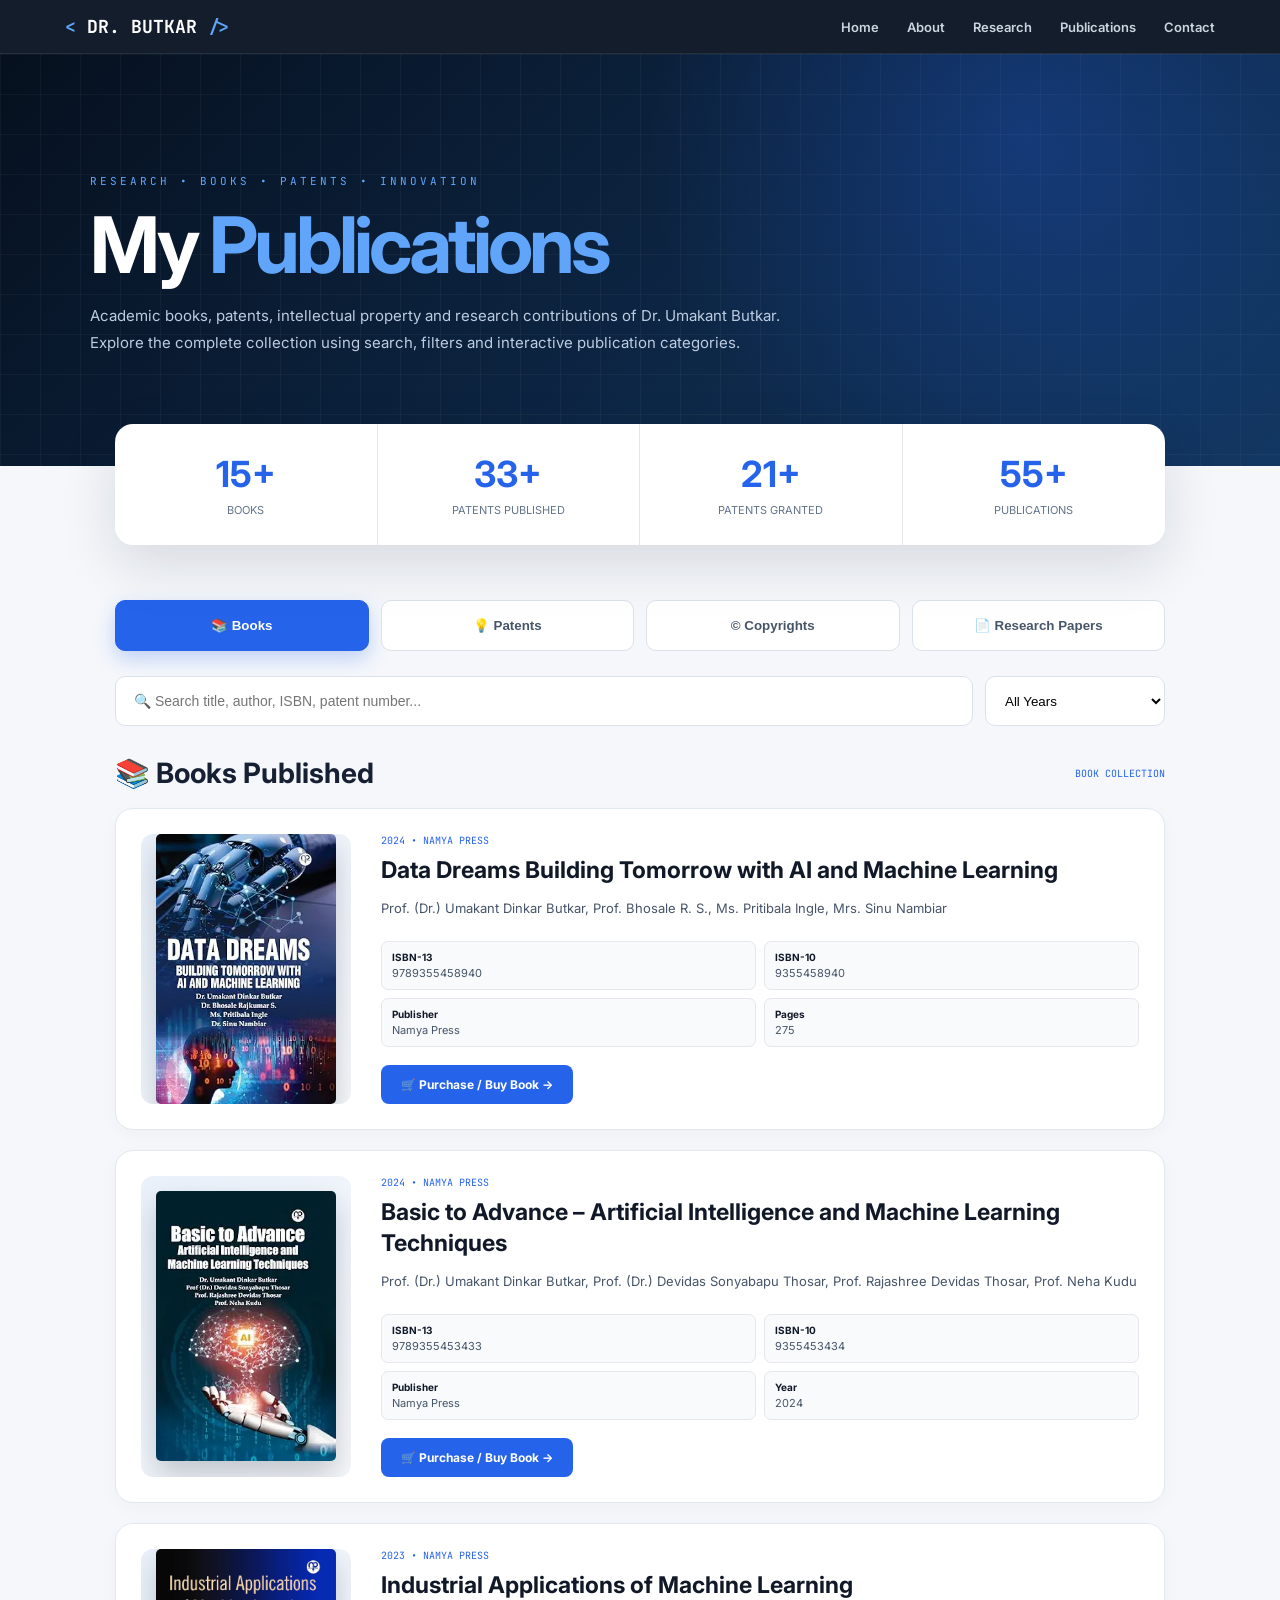
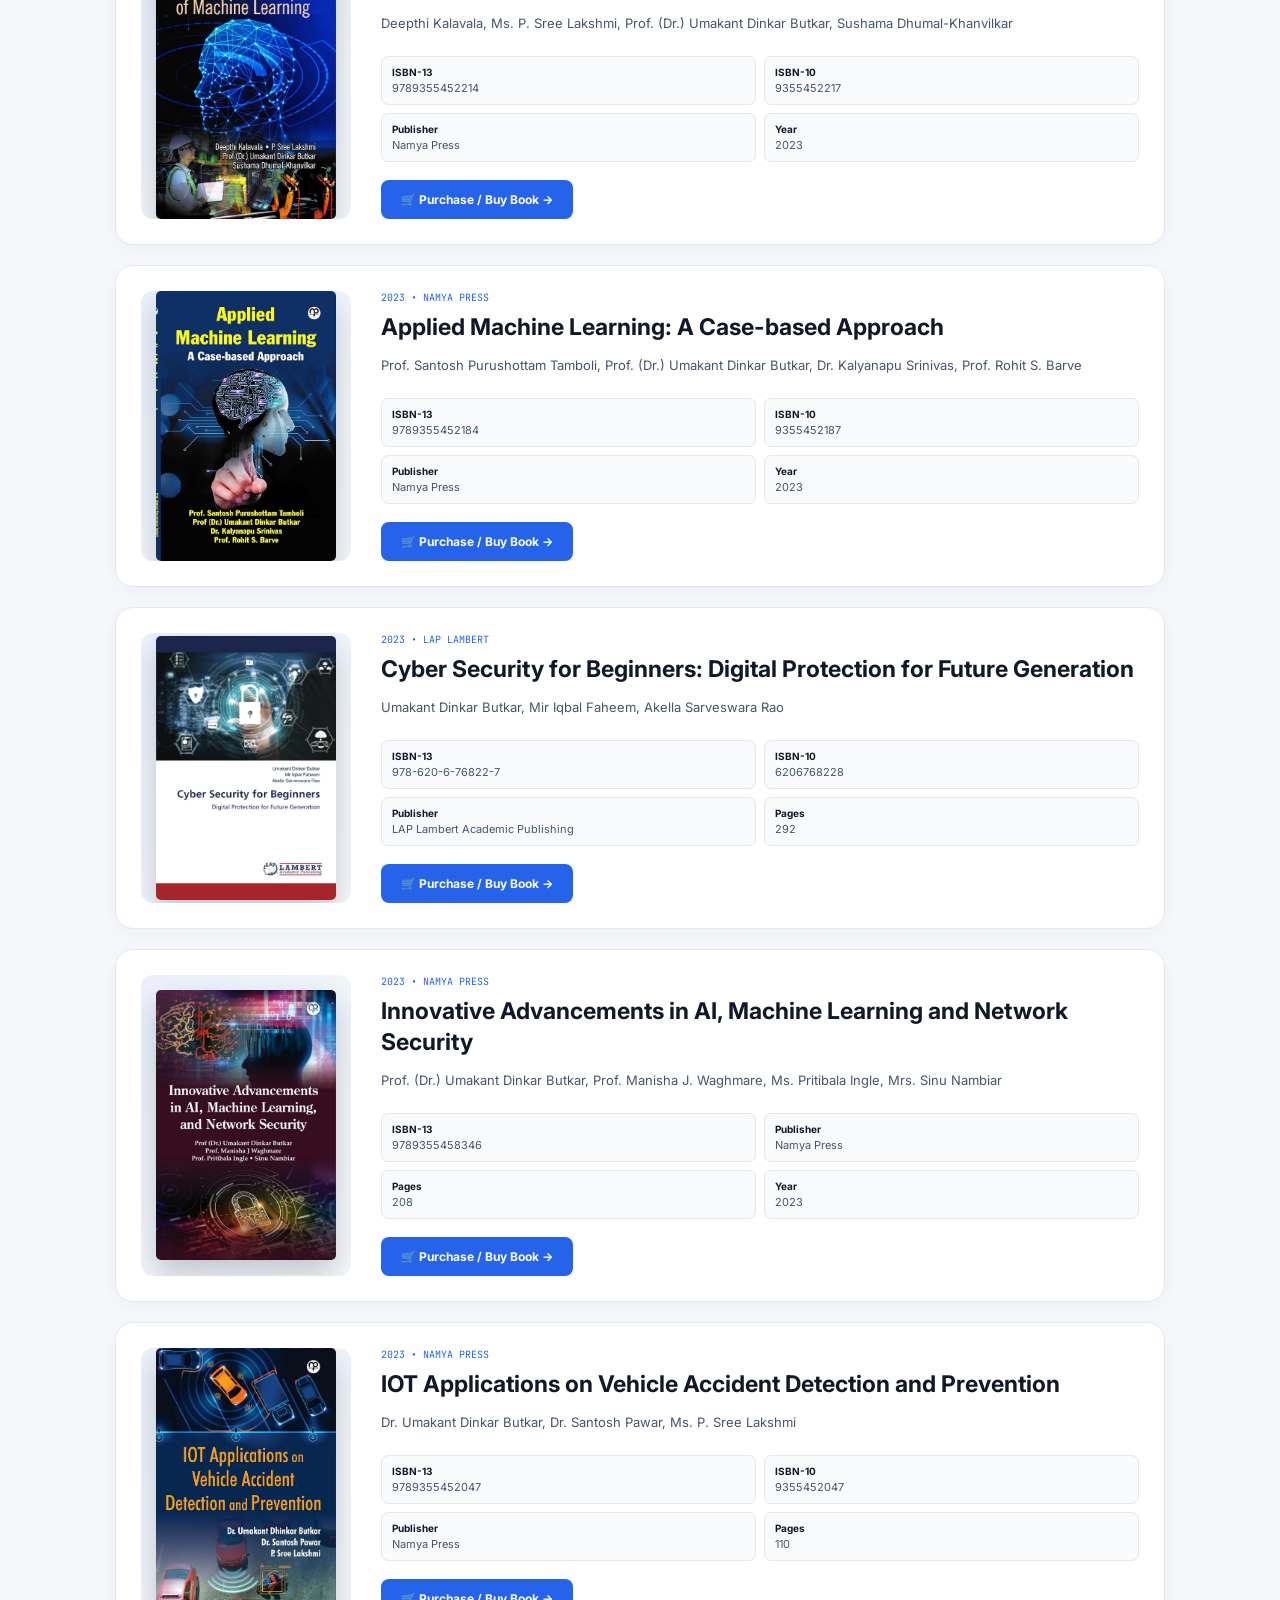
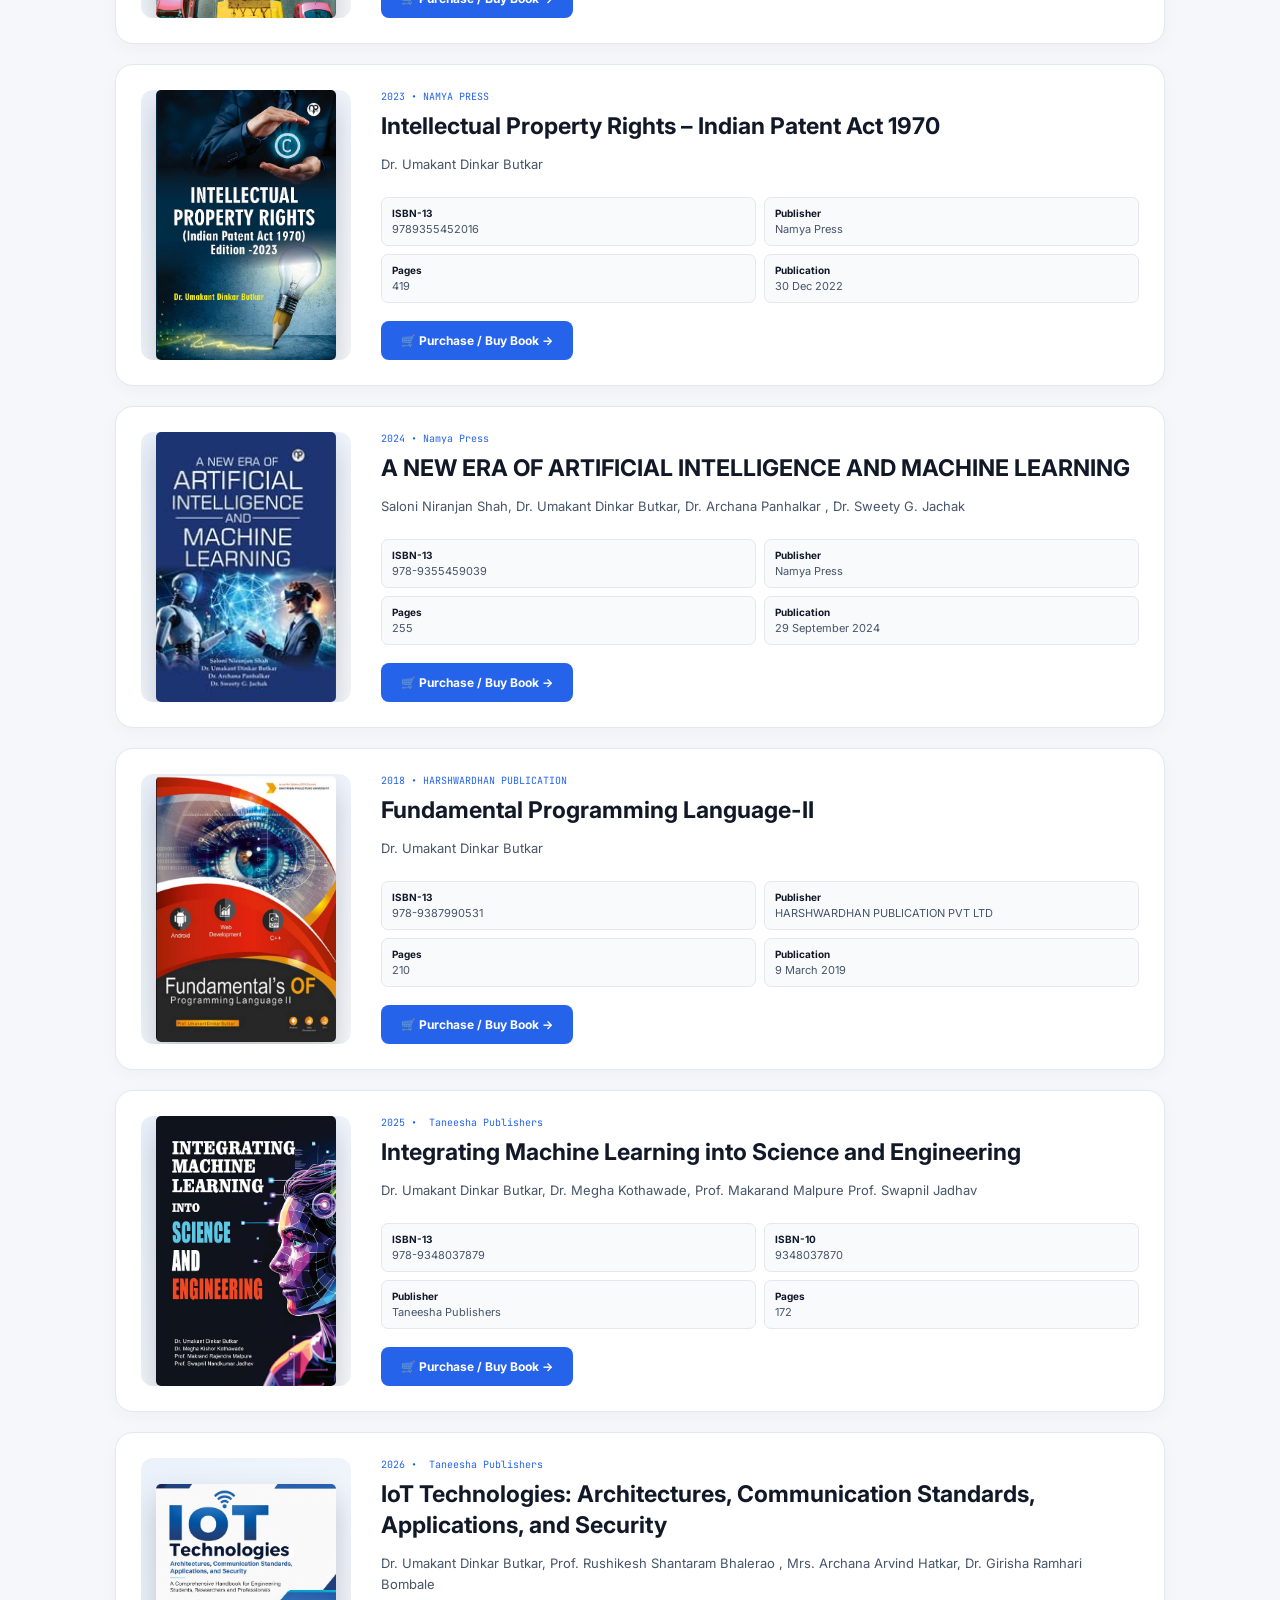
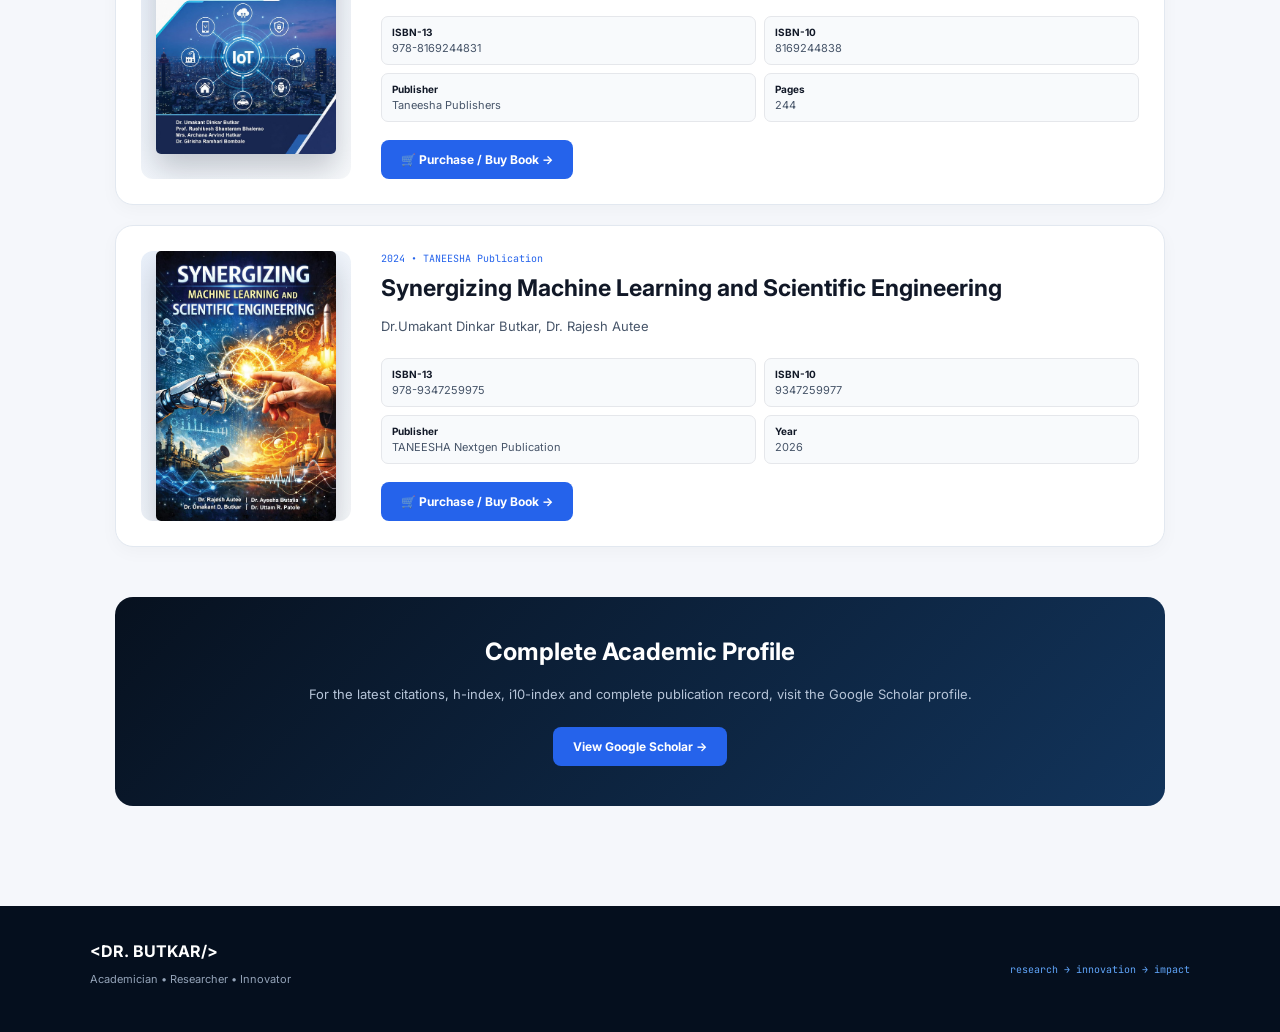
<file: publications.html>
<!DOCTYPE html>

<html lang="en">
<head>
<meta charset="utf-8"/>
<meta content="width=device-width, initial-scale=1.0" name="viewport"/>
<title>Publications | Dr. Umakant Butkar</title>
<meta content="Books, Patents, Copyrights and Research Publications of Dr. Umakant Butkar" name="description"/>
<link href="https://fonts.googleapis.com" rel="preconnect"/>
<link crossorigin="" href="https://fonts.gstatic.com" rel="preconnect"/>
<link href="https://fonts.googleapis.com/css2?family=Inter:wght@400;500;600;700;800&amp;family=JetBrains+Mono:wght@400;600&amp;display=swap" rel="stylesheet"/>
<style>

/* =========================================================
   GLOBAL
========================================================= */

*{
    box-sizing:border-box;
}

html{
    scroll-behavior:smooth;
}

body{
    margin:0;
    font-family:Inter,Arial,sans-serif;
    background:#f5f7fb;
    color:#172033;
}


/* =========================================================
   NAVBAR
========================================================= */

.navbar{
    position:sticky;
    top:0;
    z-index:1000;
    background:rgba(5,15,30,.94);
    backdrop-filter:blur(15px);
    border-bottom:1px solid rgba(255,255,255,.08);
}

.nav-container{
    max-width:1200px;
    margin:auto;
    padding:15px 25px;
    display:flex;
    align-items:center;
    justify-content:space-between;
}

.logo{
    color:white;
    font-family:"JetBrains Mono";
    font-weight:700;
    font-size:18px;
}

.logo span{
    color:#60a5fa;
}

nav{
    display:flex;
    gap:28px;
}

nav a{
    color:#cbd5e1;
    text-decoration:none;
    font-size:13px;
    font-weight:600;
}

nav a:hover{
    color:#60a5fa;
}

.menu-toggle{
    display:none;
    background:none;
    color:white;
    border:0;
    font-size:25px;
}


/* =========================================================
   HERO
========================================================= */

.hero{

    padding:120px 25px 95px;

    background:
    radial-gradient(
        circle at 80% 20%,
        rgba(37,99,235,.28),
        transparent 35%
    ),

    linear-gradient(
        135deg,
        #06101e,
        #123762
    );

    color:white;

    position:relative;
    overflow:hidden;
}

.hero:before{

    content:"";

    position:absolute;

    inset:0;

    background-image:
    linear-gradient(
        rgba(255,255,255,.035) 1px,
        transparent 1px
    ),
    linear-gradient(
        90deg,
        rgba(255,255,255,.035) 1px,
        transparent 1px
    );

    background-size:40px 40px;
}

.hero-content{

    max-width:1100px;
    margin:auto;

    position:relative;
    z-index:2;
}

.hero-label{

    color:#60a5fa;

    font-family:"JetBrains Mono";

    font-size:11px;

    letter-spacing:3px;
}

.hero h1{

    font-size:
    clamp(45px,7vw,78px);

    line-height:1;

    margin:18px 0;

    letter-spacing:-4px;
}

.hero h1 span{
    color:#60a5fa;
}

.hero p{

    max-width:700px;

    color:#bdcce0;

    line-height:1.8;

    font-size:15px;
}


/* =========================================================
   STATS
========================================================= */

.stats{

    max-width:1050px;

    margin:-42px auto 55px;

    position:relative;

    z-index:5;

    display:grid;

    grid-template-columns:
    repeat(4,1fr);

    background:white;

    border-radius:18px;

    overflow:hidden;

    box-shadow:
    0 20px 55px
    rgba(15,23,42,.13);
}

.stat{

    text-align:center;

    padding:28px 10px;

    border-right:1px solid #e5e7eb;
}

.stat:last-child{
    border-right:none;
}

.stat h2{

    margin:0;

    color:#2563eb;

    font-size:36px;
}

.stat p{

    margin:7px 0 0;

    color:#64748b;

    font-size:11px;
}


/* =========================================================
   CONTAINER
========================================================= */

.container{

    max-width:1100px;

    margin:auto;

    padding:0 25px 100px;
}


/* =========================================================
   TABS
========================================================= */

.tabs{

    display:grid;

    grid-template-columns:
    repeat(4,1fr);

    gap:12px;

    margin-bottom:25px;
}

.tab{

    border:1px solid #dbe2ea;

    background:white;

    padding:17px 10px;

    border-radius:10px;

    cursor:pointer;

    font-weight:700;

    color:#475569;

    transition:.25s;
}

.tab:hover{

    color:#2563eb;

    border-color:#2563eb;

    transform:translateY(-2px);
}

.tab.active{

    background:#2563eb;

    border-color:#2563eb;

    color:white;

    box-shadow:
    0 8px 20px
    rgba(37,99,235,.25);
}


/* =========================================================
   SEARCH
========================================================= */

.search-area{

    display:grid;

    grid-template-columns:1fr 180px;

    gap:12px;

    margin-bottom:30px;
}

.search{

    width:100%;

    padding:16px 18px;

    border:1px solid #dbe2ea;

    border-radius:10px;

    background:white;

    outline:none;

    font-size:14px;
}

.search:focus{

    border-color:#2563eb;

    box-shadow:
    0 0 0 3px
    rgba(37,99,235,.1);
}

.year{

    border:1px solid #dbe2ea;

    border-radius:10px;

    background:white;

    padding:15px;
}


/* =========================================================
   SECTIONS
========================================================= */

.section{
    display:none;
}

.section.active{
    display:block;
}

.section-title{

    display:flex;

    justify-content:space-between;

    align-items:center;

    margin:30px 0 18px;
}

.section-title h2{

    margin:0;

    font-size:28px;
}

.section-title span{

    font-family:"JetBrains Mono";

    font-size:10px;

    color:#2563eb;
}


/* =========================================================
   BOOK CARD
========================================================= */

.book-card{

    display:grid;

    grid-template-columns:210px 1fr;

    gap:30px;

    background:white;

    border:1px solid #e2e8f0;

    border-radius:18px;

    padding:25px;

    margin-bottom:20px;

    transition:.3s;

    box-shadow:
    0 5px 18px
    rgba(15,23,42,.03);
}

.book-card:hover{

    transform:translateY(-4px);

    border-color:#bfdbfe;

    box-shadow:
    0 18px 40px
    rgba(15,23,42,.09);
}


/* COVER */

.book-cover{

    display:flex;

    align-items:center;

    justify-content:center;

    min-height:270px;

    background:
    linear-gradient(
        135deg,
        #eaf1fb,
        #f8fafc
    );

    border-radius:12px;

    overflow:hidden;
}

.book-cover img{

    width:180px;

    max-height:270px;

    object-fit:cover;

    border-radius:5px;

    box-shadow:
    0 15px 30px
    rgba(15,23,42,.22);

    transition:.3s;
}

.book-cover img:hover{

    transform:scale(1.03);
}


/* BOOK INFO */

.book-info{

    display:flex;

    flex-direction:column;

    justify-content:center;
}

.book-year{

    font-family:"JetBrains Mono";

    font-size:10px;

    color:#2563eb;

    margin-bottom:8px;
}

.book-title{

    font-size:23px;

    line-height:1.35;

    margin:0 0 12px;

    color:#111827;
}

.book-authors{

    color:#475569;

    font-size:13px;

    line-height:1.6;

    margin-bottom:12px;
}

.book-details{

    display:grid;

    grid-template-columns:
    repeat(2,1fr);

    gap:8px;

    margin:10px 0 18px;
}

.detail{

    background:#f8fafc;

    border:1px solid #e5e7eb;

    border-radius:7px;

    padding:9px 10px;

    font-size:11px;

    color:#475569;
}

.detail strong{

    display:block;

    color:#111827;

    font-size:10px;

    margin-bottom:3px;
}


/* BUTTON */

.buy-button{

    display:inline-flex;

    align-items:center;

    justify-content:center;

    width:max-content;

    padding:12px 20px;

    background:#2563eb;

    color:white;

    text-decoration:none;

    border-radius:8px;

    font-size:12px;

    font-weight:700;

    transition:.25s;
}

.buy-button:hover{

    background:#1d4ed8;

    transform:translateY(-2px);
}


.subsection-heading{margin:32px 0 14px;padding:16px 18px;background:#eef4ff;border-left:4px solid #2563eb;border-radius:10px;display:flex;justify-content:space-between;align-items:center}.subsection-heading h3{margin:0;font-size:17px}.subsection-heading span{font-family:"JetBrains Mono";font-size:9px;color:#2563eb}

/* =========================================================
   PATENTS
========================================================= */

.patent-card{

    background:white;

    border:1px solid #e2e8f0;

    border-radius:14px;

    padding:20px;

    margin-bottom:12px;

    display:grid;

    grid-template-columns:55px 1fr auto;

    gap:18px;

    align-items:center;

    transition:.25s;
}

.patent-card:hover{

    border-color:#bfdbfe;

    transform:translateY(-2px);

    box-shadow:
    0 12px 30px
    rgba(15,23,42,.07);
}

.patent-icon{

    width:48px;
    height:48px;

    display:flex;

    align-items:center;

    justify-content:center;

    border-radius:10px;

    background:#eff6ff;

    font-size:22px;
}

.patent-title{

    font-size:15px;

    font-weight:700;

    line-height:1.5;

    margin-bottom:7px;
}

.patent-meta{

    font-family:"JetBrains Mono";

    color:#64748b;

    font-size:9px;

    line-height:1.7;
}

.status{

    padding:7px 10px;

    border-radius:20px;

    font-size:9px;

    font-weight:700;

    white-space:nowrap;
}

.granted{

    background:#dcfce7;

    color:#166534;
}

.published{

    background:#dbeafe;

    color:#1d4ed8;
}

.filed{

    background:#fef3c7;

    color:#92400e;
}


/* =========================================================
   OTHER RECORDS
========================================================= */

.simple-card{

    background:white;

    padding:20px;

    border-radius:14px;

    border:1px solid #e2e8f0;

    margin-bottom:12px;
}

.simple-card h3{

    margin:0 0 8px;

    font-size:16px;
}

.simple-card p{

    margin:4px 0;

    color:#64748b;

    font-size:12px;
}


/* =========================================================
   GOOGLE SCHOLAR
========================================================= */

.scholar{

    margin-top:50px;

    padding:40px;

    border-radius:18px;

    text-align:center;

    color:white;

    background:
    linear-gradient(
        135deg,
        #07111f,
        #12345b
    );
}

.scholar h2{

    margin-top:0;
}

.scholar p{

    color:#b6c4d8;

    font-size:13px;
}

.scholar-btn{

    display:inline-block;

    margin-top:12px;

    padding:12px 20px;

    background:#2563eb;

    color:white;

    text-decoration:none;

    border-radius:8px;

    font-size:12px;

    font-weight:700;
}


/* =========================================================
   NO RESULT
========================================================= */

.no-result{

    display:none;

    text-align:center;

    padding:50px;

    color:#64748b;
}


/* =========================================================
   FOOTER
========================================================= */

footer{

    background:#050f1e;

    color:white;

    padding:35px 25px;
}

.footer-inner{

    max-width:1100px;

    margin:auto;

    display:flex;

    justify-content:space-between;

    align-items:center;
}

.footer-inner p{

    color:#94a3b8;

    font-size:11px;
}

.footer-code{

    font-family:"JetBrains Mono";

    color:#60a5fa;

    font-size:10px;
}


/* =========================================================
   MOBILE
========================================================= */

@media(max-width:750px){

    nav{

        display:none;

        position:absolute;

        top:60px;

        left:0;

        right:0;

        background:#07111f;

        flex-direction:column;

        padding:20px 25px;
    }

    nav.active{
        display:flex;
    }

    .menu-toggle{
        display:block;
    }

    .stats{

        grid-template-columns:
        repeat(2,1fr);

        margin-left:18px;

        margin-right:18px;
    }

    .stat{

        border-bottom:1px solid #e5e7eb;
    }

    .tabs{

        grid-template-columns:
        repeat(2,1fr);
    }

    .search-area{

        grid-template-columns:1fr;
    }

    .book-card{

        grid-template-columns:1fr;

        gap:20px;
    }

    .book-cover{

        min-height:320px;
    }

    .book-cover img{

        width:210px;

        max-height:300px;
    }

    .patent-card{

        grid-template-columns:50px 1fr;
    }

    .status{

        grid-column:2;
        width:max-content;
    }

    .footer-inner{

        flex-direction:column;

        align-items:flex-start;

        gap:15px;
    }
}

@media(max-width:450px){

    .tabs{

        grid-template-columns:1fr;
    }

    .book-details{

        grid-template-columns:1fr;
    }

}

</style>
</head>
<body>
<!-- =========================================================
     NAVIGATION
========================================================= -->
<header class="navbar">
<div class="nav-container">
<div class="logo">
<span>&lt;</span>
DR. BUTKAR
<span>/&gt;</span>
</div>
<button class="menu-toggle" onclick="toggleMenu()">

☰

</button>
<nav id="navMenu">
<a href="index.html">
Home
</a>
<a href="index.html#about">
About
</a>
<a href="index.html#research">
Research
</a>
<a href="publications.html">
Publications
</a>
<a href="index.html#contact">
Contact
</a>
</nav>
</div>
</header>
<!-- =========================================================
     HERO
========================================================= -->
<section class="hero">
<div class="hero-content">
<div class="hero-label">
RESEARCH • BOOKS • PATENTS • INNOVATION
</div>
<h1>
My <span>Publications</span>
</h1>
<p>

Academic books, patents, intellectual property
and research contributions of Dr. Umakant Butkar.
Explore the complete collection using search,
filters and interactive publication categories.

</p>
</div>
</section>
<!-- =========================================================
     STATS
========================================================= -->
<div class="stats">
<div class="stat">
<h2>15+</h2>
<p>BOOKS</p>
</div>
<div class="stat">
<h2>33+</h2>
<p>PATENTS PUBLISHED</p>
</div>
<div class="stat">
<h2>21+</h2>
<p>PATENTS GRANTED</p>
</div>
<div class="stat">
<h2>55+</h2>
<p>PUBLICATIONS</p>
</div>
</div>
<!-- =========================================================
     MAIN
========================================================= -->
<main class="container">
<!-- TABS -->
<div class="tabs">
<button class="tab active" onclick="showSection('books',this)">

📚 Books

</button>
<button class="tab" onclick="showSection('patents',this)">

💡 Patents

</button>
<button class="tab" onclick="showSection('copyright',this)">

© Copyrights

</button>
<button class="tab" onclick="showSection('papers',this)">

📄 Research Papers

</button>
</div>
<!-- SEARCH -->
<div class="search-area">
<input class="search" id="searchBox" placeholder="🔍 Search title, author, ISBN, patent number..." type="text"/>
<select class="year" id="yearFilter">
<option value="all">
All Years
</option>
<option>2026</option>
<option>2025</option>
<option>2024</option>
<option>2023</option>
<option>2022</option>
<option>2021</option>
<option>2020</option>
<option>2019</option>
<option>2018</option>
</select>
</div>
<!-- =========================================================
     BOOKS
========================================================= -->
<section class="section active" id="books">
<div class="section-title">
<h2>📚 Books Published</h2>
<span>BOOK COLLECTION</span>
</div>
<!-- BOOK 1 -->
<div class="book-card" data-year="2024">
<div class="book-cover">
<img alt="Data Dreams Building Tomorrow with AI and Machine Learning" data-isbn="9789355458940" decoding="async" loading="lazy" onerror="this.onerror=null;this.src='datadream.gif';" src="https://covers.openlibrary.org/isbn/9789355458940-L.jpg"/>
</div>
<div class="book-info">
<div class="book-year">
2024 • NAMYA PRESS
</div>
<h2 class="book-title">
Data Dreams Building Tomorrow with AI and Machine Learning
</h2>
<div class="book-authors">

Prof. (Dr.) Umakant Dinkar Butkar,
Prof. Bhosale R. S.,
Ms. Pritibala Ingle,
Mrs. Sinu Nambiar

</div>
<div class="book-details">
<div class="detail">
<strong>ISBN-13</strong>
9789355458940
</div>
<div class="detail">
<strong>ISBN-10</strong>
9355458940
</div>
<div class="detail">
<strong>Publisher</strong>
Namya Press
</div>
<div class="detail">
<strong>Pages</strong>
275
</div>
</div>
<a class="buy-button" href="https://www.amazon.in/s?k=9789355458940" target="_blank">

🛒 Purchase / Buy Book →

</a>
</div>
</div>
<!-- BOOK 2 -->
<div class="book-card" data-year="2024">
<div class="book-cover">
<img alt="Basic to Advance Artificial Intelligence and Machine Learning Techniques" data-isbn="9789355453433" decoding="async" loading="lazy" onerror="this.onerror=null;this.src='ba.gif';" src="https://covers.openlibrary.org/isbn/9789355453433-L.jpg"/>
</div>
<div class="book-info">
<div class="book-year">
2024 • NAMYA PRESS
</div>
<h2 class="book-title">
Basic to Advance – Artificial Intelligence and Machine Learning Techniques
</h2>
<div class="book-authors">

Prof. (Dr.) Umakant Dinkar Butkar,
Prof. (Dr.) Devidas Sonyabapu Thosar,
Prof. Rajashree Devidas Thosar,
Prof. Neha Kudu

</div>
<div class="book-details">
<div class="detail">
<strong>ISBN-13</strong>
9789355453433
</div>
<div class="detail">
<strong>ISBN-10</strong>
9355453434
</div>
<div class="detail">
<strong>Publisher</strong>
Namya Press
</div>
<div class="detail">
<strong>Year</strong>
2024
</div>
</div>
<a class="buy-button" href="https://www.amazon.in/s?k=9789355453433" target="_blank">

🛒 Purchase / Buy Book →

</a>
</div>
</div>
<!-- BOOK 3 -->
<div class="book-card" data-year="2023">
<div class="book-cover">
<img alt="Industrial Applications of Machine Learning" data-isbn="9789355452214" decoding="async" loading="lazy" onerror="this.onerror=null;this.src='ia.gif';" src="https://covers.openlibrary.org/isbn/9789355452214-L.jpg"/>
</div>
<div class="book-info">
<div class="book-year">
2023 • NAMYA PRESS
</div>
<h2 class="book-title">
Industrial Applications of Machine Learning
</h2>
<div class="book-authors">

Deepthi Kalavala,
Ms. P. Sree Lakshmi,
Prof. (Dr.) Umakant Dinkar Butkar,
Sushama Dhumal-Khanvilkar

</div>
<div class="book-details">
<div class="detail">
<strong>ISBN-13</strong>
9789355452214
</div>
<div class="detail">
<strong>ISBN-10</strong>
9355452217
</div>
<div class="detail">
<strong>Publisher</strong>
Namya Press
</div>
<div class="detail">
<strong>Year</strong>
2023
</div>
</div>
<a class="buy-button" href="https://www.amazon.in/s?k=9789355452214" target="_blank">

🛒 Purchase / Buy Book →

</a>
</div>
</div>
<!-- BOOK 4 -->
<div class="book-card" data-year="2023">
<div class="book-cover">
<img alt="Applied Machine Learning A Case-based Approach" data-isbn="9789355452184" decoding="async" loading="lazy" onerror="this.onerror=null;this.src='aml.gif';" src="https://covers.openlibrary.org/isbn/9789355452184-L.jpg"/>
</div>
<div class="book-info">
<div class="book-year">
2023 • NAMYA PRESS
</div>
<h2 class="book-title">
Applied Machine Learning: A Case-based Approach
</h2>
<div class="book-authors">

Prof. Santosh Purushottam Tamboli,
Prof. (Dr.) Umakant Dinkar Butkar,
Dr. Kalyanapu Srinivas,
Prof. Rohit S. Barve

</div>
<div class="book-details">
<div class="detail">
<strong>ISBN-13</strong>
9789355452184
</div>
<div class="detail">
<strong>ISBN-10</strong>
9355452187
</div>
<div class="detail">
<strong>Publisher</strong>
Namya Press
</div>
<div class="detail">
<strong>Year</strong>
2023
</div>
</div>
<a class="buy-button" href="https://www.amazon.in/s?k=9789355452184" target="_blank">

🛒 Purchase / Buy Book →

</a>
</div>
</div>
<!-- BOOK 5 -->
<div class="book-card" data-year="2023">
<div class="book-cover">
<img alt="Cyber Security for Beginners" data-isbn="9786206768227" decoding="async" loading="lazy" onerror="this.onerror=null;this.src='csb.gif';" src="https://covers.openlibrary.org/isbn/9786206768227-L.jpg"/>
</div>
<div class="book-info">
<div class="book-year">
2023 • LAP LAMBERT
</div>
<h2 class="book-title">
Cyber Security for Beginners:
Digital Protection for Future Generation
</h2>
<div class="book-authors">

Umakant Dinkar Butkar,
Mir Iqbal Faheem,
Akella Sarveswara Rao

</div>
<div class="book-details">
<div class="detail">
<strong>ISBN-13</strong>
978-620-6-76822-7
</div>
<div class="detail">
<strong>ISBN-10</strong>
6206768228
</div>
<div class="detail">
<strong>Publisher</strong>
LAP Lambert Academic Publishing
</div>
<div class="detail">
<strong>Pages</strong>
292
</div>
</div>
<a class="buy-button" href="https://www.amazon.in/s?k=9786206768227" target="_blank">

🛒 Purchase / Buy Book →

</a>
</div>
</div>
<!-- BOOK 6 -->
<div class="book-card" data-year="2023">
<div class="book-cover">
<img alt="Innovative Advancements in AI Machine Learning and Network Security" data-isbn="9789355458346" decoding="async" loading="lazy" onerror="this.onerror=null;this.src='iaml.gif';" src="https://covers.openlibrary.org/isbn/9789355458346-L.jpg"/>
</div>
<div class="book-info">
<div class="book-year">
2023 • NAMYA PRESS
</div>
<h2 class="book-title">
Innovative Advancements in AI, Machine Learning and Network Security
</h2>
<div class="book-authors">

Prof. (Dr.) Umakant Dinkar Butkar,
Prof. Manisha J. Waghmare,
Ms. Pritibala Ingle,
Mrs. Sinu Nambiar

</div>
<div class="book-details">
<div class="detail">
<strong>ISBN-13</strong>
9789355458346
</div>
<div class="detail">
<strong>Publisher</strong>
Namya Press
</div>
<div class="detail">
<strong>Pages</strong>
208
</div>
<div class="detail">
<strong>Year</strong>
2023
</div>
</div>
<a class="buy-button" href="https://www.amazon.in/s?k=9789355458346" target="_blank">

🛒 Purchase / Buy Book →

</a>
</div>
</div>
<!-- BOOK 7 -->
<div class="book-card" data-year="2023">
<div class="book-cover">
<img alt="IOT Applications on Vehicle Accident Detection and Prevention" data-isbn="9789355452047" decoding="async" loading="lazy" onerror="this.onerror=null;this.src='iot.gif';" src="https://covers.openlibrary.org/isbn/9789355452047-L.jpg"/>
</div>
<div class="book-info">
<div class="book-year">
2023 • NAMYA PRESS
</div>
<h2 class="book-title">
IOT Applications on Vehicle Accident Detection and Prevention
</h2>
<div class="book-authors">

Dr. Umakant Dinkar Butkar,
Dr. Santosh Pawar,
Ms. P. Sree Lakshmi

</div>
<div class="book-details">
<div class="detail">
<strong>ISBN-13</strong>
9789355452047
</div>
<div class="detail">
<strong>ISBN-10</strong>
9355452047
</div>
<div class="detail">
<strong>Publisher</strong>
Namya Press
</div>
<div class="detail">
<strong>Pages</strong>
110
</div>
</div>
<a class="buy-button" href="https://www.amazon.in/s?k=9789355452047" target="_blank">

🛒 Purchase / Buy Book →

</a>
</div>
</div>
<!-- BOOK 8 -->
<div class="book-card" data-year="2023">
<div class="book-cover">
<img alt="Intellectual Property Rights Indian Patent Act 1970" data-isbn="9789355452016" decoding="async" loading="lazy" onerror="this.onerror=null;this.src='ipr.gif';" src="https://covers.openlibrary.org/isbn/9789355452016-L.jpg"/>
</div>
<div class="book-info">
<div class="book-year">
2023 • NAMYA PRESS
</div>
<h2 class="book-title">
Intellectual Property Rights –
Indian Patent Act 1970
</h2>
<div class="book-authors">

Dr. Umakant Dinkar Butkar

</div>
<div class="book-details">
<div class="detail">
<strong>ISBN-13</strong>
9789355452016
</div>
<div class="detail">
<strong>Publisher</strong>
Namya Press
</div>
<div class="detail">
<strong>Pages</strong>
419
</div>
<div class="detail">
<strong>Publication</strong>
30 Dec 2022
</div>
</div>
<a class="buy-button" href="https://www.amazon.in/s?k=9789355452016" target="_blank">

🛒 Purchase / Buy Book →

</a>
</div>
</div>
                                                                                           <!-- BOOK 10 -->
  <div class="book-card" data-year="2024">
<div class="book-cover">
<img alt="A NEW ERA OF ARTIFICIAL INTELLIGENCE AND MACHINE LEARNING" data-isbn="978-9355459039" decoding="async" loading="lazy" onerror="this.onerror=null;this.src='aiml2.gif';" src="https://covers.openlibrary.org/isbn/978-9387990531-L.jpg"/>
</div>
<div class="book-info">
<div class="book-year">
2024 • Namya Press
</div>
<h2 class="book-title">
A NEW ERA OF ARTIFICIAL INTELLIGENCE AND MACHINE LEARNING
</h2>
<div class="book-authors">

Saloni Niranjan Shah, Dr. Umakant Dinkar Butkar, Dr. Archana Panhalkar , Dr. Sweety G. Jachak

</div>
<div class="book-details">
<div class="detail">
<strong>ISBN-13</strong>
978-9355459039
</div>
<div class="detail">
<strong>Publisher</strong>
 Namya Press
</div>
<div class="detail">
<strong>Pages</strong>
255
</div>
<div class="detail">
<strong>Publication</strong>
29 September 2024
</div>
</div>
<a class="buy-button" href="https://www.amazon.in/NEW-ARTIFICIAL-INTELLIGENCE-MACHINE-LEARNING/dp/9355459033/ref=sr_1_4?dib=eyJ2IjoiMSJ9.n6ZBlqJaNVpbcB9uyJqL5oIFk8IR11GRXTb226DAy5DYpF1ez6uzxOolyp7l63vSlBrlMLlScNSurcF76dj8dEnoZXTcXTQjqdP5IFunlTUrb4VGtm8dqJmD6I9giQO206n6wGXpqQ2M_2QNvbDRUA.fAHrSBnGgturPiLPlLuAOuSZzQk3LF2RpABS1RfjJ6g&dib_tag=se&qid=1787990479&refinements=p_27%3ADr.+Umakant+Dinkar+Butkar&s=books&sr=1-4" target="_blank">

🛒 Purchase / Buy Book →

</a>
</div>
</div>
 <!-- BOOK 11 -->
  <div class="book-card" data-year="2018">
<div class="book-cover">
<img alt="Fundamental Programming Language-II" data-isbn="978-9387990531" decoding="async" loading="lazy" onerror="this.onerror=null;this.src='fpl.gif';" src="https://covers.openlibrary.org/isbn/978-9387990531-L.jpg"/>
</div>
<div class="book-info">
<div class="book-year">
2018 • HARSHWARDHAN PUBLICATION
</div>
<h2 class="book-title">
Fundamental Programming Language-II
</h2>
<div class="book-authors">

Dr. Umakant Dinkar Butkar

</div>
<div class="book-details">
<div class="detail">
<strong>ISBN-13</strong>
978-9387990531
</div>
<div class="detail">
<strong>Publisher</strong>
HARSHWARDHAN PUBLICATION PVT LTD
</div>
<div class="detail">
<strong>Pages</strong>
210
</div>
<div class="detail">
<strong>Publication</strong>
9 March 2019
</div>
</div>
<a class="buy-button" href="https://www.amazon.in/Fundamentals-Programming-Language-II-Engineering-ebook/dp/B07PF6QX9M" target="_blank">

🛒 Purchase / Buy Book →
                                                                                       
</a>
</div>
</div>
                                                                                                  <!-- BOOK 13 -->   
<div class="book-card" data-year="2025">
<div class="book-cover">
<img alt="Integrating Machine Learning into Science and Engineering" data-isbn="978-9348037879" decoding="async" loading="lazy" onerror="this.onerror=null;this.src='iml.gif';" src="https://covers.openlibrary.org/isbn/978-9348037879-L.jpg"/>
</div>
<div class="book-info">
<div class="book-year">
2025 • ‎ Taneesha Publishers
</div>
<h2 class="book-title">
Integrating Machine Learning into Science and Engineering
</h2>
<div class="book-authors">

Dr. Umakant Dinkar Butkar,
Dr. Megha Kothawade,
Prof. Makarand Malpure
Prof. Swapnil Jadhav

</div>
<div class="book-details">
<div class="detail">
<strong>ISBN-13</strong>
978-9348037879

</div>
<div class="detail">
<strong>ISBN-10</strong>
9348037870
</div>
<div class="detail">
<strong>Publisher</strong>
Taneesha Publishers
</div>
<div class="detail">
<strong>Pages</strong>
172
</div>
</div>
<a class="buy-button" href="https://www.amazon.in/Integrating-Machine-Learning-Science-Engineering/dp/9348037870/ref=sr_1_3?dib=eyJ2IjoiMSJ9.n6ZBlqJaNVpbcB9uyJqL5oIFk8IR11GRXTb226DAy5DYpF1ez6uzxOolyp7l63vSlBrlMLlScNSurcF76dj8dEnoZXTcXTQjqdP5IFunlTUrb4VGtm8dqJmD6I9giQO206n6wGXpqQ2M_2QNvbDRUA.fAHrSBnGgturPiLPlLuAOuSZzQk3LF2RpABS1RfjJ6g&dib_tag=se&qid=1787991586&refinements=p_27%3ADr.+Umakant+Dinkar+Butkar&s=books&sr=1-3" target="_blank">

🛒 Purchase / Buy Book →

</a>
</div>
</div>

                                                                                                          <!-- BOOK 14 -->   
<div class="book-card" data-year="2026">
<div class="book-cover">
<img alt="IoT Technologies: Architectures, Communication Standards, Applications, and Security" data-isbn="978-9348037879" decoding="async" loading="lazy" onerror="this.onerror=null;this.src='iot2.gif';" src="https://covers.openlibrary.org/isbn/978-9348037879-L.jpg"/>
</div>
<div class="book-info">
<div class="book-year">
2026 • ‎ Taneesha Publishers
</div>
<h2 class="book-title">
IoT Technologies: Architectures, Communication Standards, Applications, and Security
</h2>
<div class="book-authors">

 Dr. Umakant Dinkar Butkar, Prof. Rushikesh Shantaram Bhalerao , Mrs. Archana Arvind Hatkar, Dr. Girisha Ramhari Bombale

</div>
<div class="book-details">
<div class="detail">
<strong>ISBN-13</strong>
978-8169244831


</div>
<div class="detail">
<strong>ISBN-10</strong>
8169244838

</div>
<div class="detail">
<strong>Publisher</strong>
Taneesha Publishers
</div>
<div class="detail">
<strong>Pages</strong>
244
</div>
</div>
<a class="buy-button" href="https://www.amazon.in/IoT-Technologies-Architectures-Communication-Applications/dp/8169244838/ref=sr_1_10?dib=eyJ2IjoiMSJ9.n6ZBlqJaNVpbcB9uyJqL5oIFk8IR11GRXTb226DAy5DYpF1ez6uzxOolyp7l63vSlBrlMLlScNSurcF76dj8dEnoZXTcXTQjqdP5IFunlTUrb4VGtm8dqJmD6I9giQO206n6wGXpqQ2M_2QNvbDRUA.fAHrSBnGgturPiLPlLuAOuSZzQk3LF2RpABS1RfjJ6g&dib_tag=se&qid=1787990479&refinements=p_27%3ADr.+Umakant+Dinkar+Butkar&s=books&sr=1-10" target="_blank">

🛒 Purchase / Buy Book →

</a>
</div>
</div>
</p>
</div>
</div>
   <!-- BOOK 14 -->
<div class="book-card" data-year="2026">
<div class="book-cover">
<img alt="Synergizing Machine Learning and Scientific Engineering" data-isbn="978-9347259975" decoding="async" loading="lazy" onerror="this.onerror=null;this.src='syn.jpg';" src="https://covers.openlibrary.org/isbn/9789355453433-L.jpg"/>
</div>
<div class="book-info">
<div class="book-year">
2024 • TANEESHA Publication
</div>
<h2 class="book-title">
Synergizing Machine Learning and Scientific Engineering
</h2>
<div class="book-authors">

Dr.Umakant Dinkar Butkar,
Dr. Rajesh Autee

</div>
<div class="book-details">
<div class="detail">
<strong>ISBN-13</strong>
978-9347259975
</div>
<div class="detail">
<strong>ISBN-10</strong>
9347259977
</div>
<div class="detail">
<strong>Publisher</strong>
TANEESHA Nextgen Publication
</div>
<div class="detail">
<strong>Year</strong>
2026
</div>
</div>
<a class="buy-button" href="https://www.amazon.in/dp/9347259977" target="_blank">

🛒 Purchase / Buy Book →

</a>
</div>
</div>
</section>
<!-- =========================================================
     PATENTS
========================================================= -->
<section class="section" id="patents">
<div class="section-title"><h2>💡 Patent Records</h2><span>GRANTED • PUBLISHED • APPLIED</span></div>
<div class="subsection-heading"><h3>🏆 Granted Patents</h3><span>GRANTED PATENT RECORDS</span></div>
<div class="patent-card" data-year="all">
<div class="patent-icon">🎨</div><div><div class="patent-title">Crowd Detection Intelligent Camera to Prevent Covid-19 or any Other Need</div><div class="patent-meta">16 March 2022 • AUSTRALIA utility patent Granted • Registration / Application No. 2021102668 • <a href="https://ipsearch.ipaustralia.gov.au/patents/" target="_blank">View Record</a></div></div><div class="status granted">GRANTED</div></div><div class="patent-card" data-year="all">
<div class="patent-icon">🎨</div><div><div class="patent-title">Wave Energy Converter: New Concept of Low-Cost Wave Energy Converter.</div><div class="patent-meta">16 March 2022 • AUSTRALIA utility patent Granted • Registration / Application No. 2021103827 • <a href="https://ipsearch.ipaustralia.gov.au/patents/" target="_blank">View Record</a></div></div><div class="status granted">GRANTED</div></div><div class="patent-card" data-year="all">
<div class="patent-icon">🎨</div><div><div class="patent-title">Students IQ level checking device</div><div class="patent-meta">5/9/2024 • Indian Design patent Granted • Registration / Application No. 415239-001 • <a href="https://search.ipindia.gov.in/DesignApplicationStatus" target="_blank">View Record</a></div></div><div class="status granted">GRANTED</div></div><div class="patent-card" data-year="all">
<div class="patent-icon">🎨</div><div><div class="patent-title">AI Based Dynamic noticeboard</div><div class="patent-meta">20/9/2024 • Indian Design patent Granted • Registration / Application No. 423232-001 • <a href="https://search.ipindia.gov.in/DesignApplicationStatus" target="_blank">View Record</a></div></div><div class="status granted">GRANTED</div></div><div class="patent-card" data-year="all">
<div class="patent-icon">🎨</div><div><div class="patent-title">POLLUTION DETECTION DEVICE</div><div class="patent-meta">12/06/2025 • Indian Design patent Granted • Registration / Application No. 434903-001 • <a href="https://search.ipindia.gov.in/DesignApplicationStatus" target="_blank">View Record</a></div></div><div class="status granted">GRANTED</div></div><div class="patent-card" data-year="all">
<div class="patent-icon">🎨</div><div><div class="patent-title">AI-Based Plant Growth detection machine</div><div class="patent-meta">27/12/2024 • Indian Design patent Granted • Registration / Application No. 434905-001 • <a href="https://search.ipindia.gov.in/DesignApplicationStatus" target="_blank">View Record</a></div></div><div class="status granted">GRANTED</div></div><div class="patent-card" data-year="all">
<div class="patent-icon">🎨</div><div><div class="patent-title">IOT based mechanical robotic arm</div><div class="patent-meta">27/12/2024 • Indian Design patent Granted • Registration / Application No. 435662-001 • <a href="https://search.ipindia.gov.in/DesignApplicationStatus" target="_blank">View Record</a></div></div><div class="status granted">GRANTED</div></div><div class="patent-card" data-year="all">
<div class="patent-icon">🎨</div><div><div class="patent-title">PROSTHETIC ARM</div><div class="patent-meta">12/06/2025 • Indian Design patent Granted • Registration / Application No. 439871-001 • <a href="https://search.ipindia.gov.in/DesignApplicationStatus" target="_blank">View Record</a></div></div><div class="status granted">GRANTED</div></div><div class="patent-card" data-year="all">
<div class="patent-icon">🎨</div><div><div class="patent-title">Solderless Breadboard</div><div class="patent-meta">19/6/2025 • Indian Design patent Granted • Registration / Application No. 442217-001 • <a href="https://search.ipindia.gov.in/DesignApplicationStatus" target="_blank">View Record</a></div></div><div class="status granted">GRANTED</div></div>
<div class="subsection-heading"><h3>📢 Published Patents</h3><span>PUBLISHED PATENT RECORDS</span></div>
<div class="patent-card" data-year="all">
<div class="patent-icon">⚙️</div><div><div class="patent-title">MOBILE COMMUNICATION PRANK CALLS AVOIDANCE BY PREFIXES AND NUMBER FORMATS.</div><div class="patent-meta">02/07/2021 • Indian Utility Patent Published • Application No. 202121023739 • <a href="https://iprsearch.ipindia.gov.in/PublicSearch/PublicationSearch/ApplicationStatus" target="_blank">View Record</a></div></div><div class="status published">PUBLISHED</div></div><div class="patent-card" data-year="all">
<div class="patent-icon">⚙️</div><div><div class="patent-title">FAKE NEWS DETECTION IN SOCIAL MEDIA MANAGEMENT USING DEEP LEARNING AND AI.</div><div class="patent-meta">05/08/2022 • Indian Utility Patent Published • Application No. 202221038096 • <a href="https://iprsearch.ipindia.gov.in/PublicSearch/PublicationSearch/ApplicationStatus" target="_blank">View Record</a></div></div><div class="status published">PUBLISHED</div></div><div class="patent-card" data-year="all">
<div class="patent-icon">⚙️</div><div><div class="patent-title">Decreased the Search engine Time Cloud Data based using Machine Learning</div><div class="patent-meta">03/06/2022 • Indian Utility Patent Published • Application No. 202241028431 • <a href="https://iprsearch.ipindia.gov.in/PublicSearch/PublicationSearch/ApplicationStatus" target="_blank">View Record</a></div></div><div class="status published">PUBLISHED</div></div><div class="patent-card" data-year="all">
<div class="patent-icon">⚙️</div><div><div class="patent-title">Power Generation from Sea Wave and Create Renewable Energy.</div><div class="patent-meta">10/12/2021 • Indian Utility Patent Published • Application No. 202141051543 • <a href="https://iprsearch.ipindia.gov.in/PublicSearch/PublicationSearch/ApplicationStatus" target="_blank">View Record</a></div></div><div class="status published">PUBLISHED</div></div><div class="patent-card" data-year="all">
<div class="patent-icon">⚙️</div><div><div class="patent-title">METHOD AND PROCESS TO IMPROVE THE BASMATI RICE PRODUCTION</div><div class="patent-meta">12/08/2022 • Indian Utility Patent Published • Application No. 202211029344 • <a href="https://iprsearch.ipindia.gov.in/PublicSearch/PublicationSearch/ApplicationStatus" target="_blank">View Record</a></div></div><div class="status published">PUBLISHED</div></div><div class="patent-card" data-year="all">
<div class="patent-icon">⚙️</div><div><div class="patent-title">DMHC-PROCESS: INNOVATIVE METHOD AND PROCESS TO DETECT THE MENTAL HEALTH CONDITION.</div><div class="patent-meta">12/08/2022 • Indian Utility Patent Published • Application No. 202211043796 • <a href="https://iprsearch.ipindia.gov.in/PublicSearch/PublicationSearch/ApplicationStatus" target="_blank">View Record</a></div></div><div class="status published">PUBLISHED</div></div><div class="patent-card" data-year="all">
<div class="patent-icon">⚙️</div><div><div class="patent-title">INTELLIGENT REINFORCED LEARNING TO PLAY SLITHER.IO</div><div class="patent-meta">12/08/2022 • Indian Utility Patent Published • Application No. 202211043797 • <a href="https://iprsearch.ipindia.gov.in/PublicSearch/PublicationSearch/ApplicationStatus" target="_blank">View Record</a></div></div><div class="status published">PUBLISHED</div></div><div class="patent-card" data-year="all">
<div class="patent-icon">⚙️</div><div><div class="patent-title">INTELLIGENT LIFE CAB</div><div class="patent-meta">12/08/2022 • Indian Utility Patent Published • Application No. 202211043798 • <a href="https://iprsearch.ipindia.gov.in/PublicSearch/PublicationSearch/ApplicationStatus" target="_blank">View Record</a></div></div><div class="status published">PUBLISHED</div></div><div class="patent-card" data-year="all">
<div class="patent-icon">⚙️</div><div><div class="patent-title">LASER LABELLING OF PATIENT SPECIFIC 3D PRINTED IMPLANT WITH AADHAR NUMER AND NAME FOR FORENSIC IDENTIFICATION</div><div class="patent-meta">12/08/2022 • Indian Utility Patent Published • Application No. 202211043799 • <a href="https://iprsearch.ipindia.gov.in/PublicSearch/PublicationSearch/ApplicationStatus" target="_blank">View Record</a></div></div><div class="status published">PUBLISHED</div></div><div class="patent-card" data-year="all">
<div class="patent-icon">⚙️</div><div><div class="patent-title">BGP-TREATMENT: BLEEDING GUMS PROBLEM SOLVED USING FERACRYLUM TREATMENTS.</div><div class="patent-meta">12/08/2022 • Indian Utility Patent Published • Application No. 202211043800 • <a href="https://iprsearch.ipindia.gov.in/PublicSearch/PublicationSearch/ApplicationStatus" target="_blank">View Record</a></div></div><div class="status published">PUBLISHED</div></div><div class="patent-card" data-year="all">
<div class="patent-icon">⚙️</div><div><div class="patent-title">CONCRETE PRODUCTION BY ADDING FIBRE AS REINFORCED MATERIAL MANAGEMENT SYSTEM</div><div class="patent-meta">05/08/2022 • Indian Utility Patent Published • Application No. 202221038407 • <a href="https://iprsearch.ipindia.gov.in/PublicSearch/PublicationSearch/ApplicationStatus" target="_blank">View Record</a></div></div><div class="status published">PUBLISHED</div></div><div class="patent-card" data-year="all">
<div class="patent-icon">⚙️</div><div><div class="patent-title">RASTER- ASSISTIVE AI BASED BOOK READING TOOL</div><div class="patent-meta">17/06/2022 • Indian Utility Patent Published • Application No. 202221029221 • <a href="https://iprsearch.ipindia.gov.in/PublicSearch/PublicationSearch/ApplicationStatus" target="_blank">View Record</a></div></div><div class="status published">PUBLISHED</div></div><div class="patent-card" data-year="all">
<div class="patent-icon">⚙️</div><div><div class="patent-title">DENSITY BASED TRAFFIC SIGNALS USING MICROCONTROLLER USING IOT- BASED.</div><div class="patent-meta">17/06/2022 • Indian Utility Patent Published • Application No. 202221029338 • <a href="https://iprsearch.ipindia.gov.in/PublicSearch/PublicationSearch/ApplicationStatus" target="_blank">View Record</a></div></div><div class="status published">PUBLISHED</div></div><div class="patent-card" data-year="all">
<div class="patent-icon">⚙️</div><div><div class="patent-title">E -AUTHENTICATION SYSTEM: USING A COMBINATION OF QR CODE AND OTP FOR ENHANCED SECURITY</div><div class="patent-meta">20/08/2021 • Indian Utility Patent Published • Application No. 202121033745 • <a href="https://iprsearch.ipindia.gov.in/PublicSearch/PublicationSearch/ApplicationStatus" target="_blank">View Record</a></div></div><div class="status published">PUBLISHED</div></div><div class="patent-card" data-year="all">
<div class="patent-icon">⚙️</div><div><div class="patent-title">ANDROID BATTERY SAVER SYSTEM: AN ALARM TELLING THE USER TO FORCE STOP OR CLOSE THE APPS THAT ARE DRAWING POWER USING AI- BASED PROGRAMMING.</div><div class="patent-meta">20/08/2021 • Indian Utility Patent Published • Application No. 202121033747 • <a href="https://iprsearch.ipindia.gov.in/PublicSearch/PublicationSearch/ApplicationStatus" target="_blank">View Record</a></div></div><div class="status published">PUBLISHED</div></div><div class="patent-card" data-year="all">
<div class="patent-icon">⚙️</div><div><div class="patent-title">I-HEALTH-CARE: TECHNOLOGIES TOWARDS 5G NETWORK FOR INTELLIGENT HEALTHCARE USING IOT NOTIFICATION WITH M</div><div class="patent-meta">20/08/2021 • Indian Utility Patent Published • Application No. 202121033752 • <a href="https://iprsearch.ipindia.gov.in/PublicSearch/PublicationSearch/ApplicationStatus" target="_blank">View Record</a></div></div><div class="status published">PUBLISHED</div></div><div class="patent-card" data-year="all">
<div class="patent-icon">⚙️</div><div><div class="patent-title">ADVANCED FRACTIONAL MECHANICAL OSCILLATOR EQUATION</div><div class="patent-meta">22/07/2022 • Indian Utility Patent Published • Application No. 202221037194 • <a href="https://iprsearch.ipindia.gov.in/PublicSearch/PublicationSearch/ApplicationStatus" target="_blank">View Record</a></div></div><div class="status published">PUBLISHED</div></div><div class="patent-card" data-year="all">
<div class="patent-icon">⚙️</div><div><div class="patent-title">EF- BRICK -ROOF TILES: MAKING METHOD AND PROCESS ENVIRONMENT-FRIENDLY BRICK AND ROOF TILES.</div><div class="patent-meta">27/05/2022 • Indian Utility Patent Published • Application No. 202121035702 • <a href="https://iprsearch.ipindia.gov.in/PublicSearch/PublicationSearch/ApplicationStatus" target="_blank">View Record</a></div></div><div class="status published">PUBLISHED</div></div><div class="patent-card" data-year="all">
<div class="patent-icon">⚙️</div><div><div class="patent-title">ADVANCED AND ONLINE MCQ EXAMINATION MANAGEMENT SYSTEM.</div><div class="patent-meta">17/12/2021 • Indian Utility Patent Published • Application No. 202111054012 • <a href="https://iprsearch.ipindia.gov.in/PublicSearch/PublicationSearch/ApplicationStatus" target="_blank">View Record</a></div></div><div class="status published">PUBLISHED</div></div><div class="patent-card" data-year="all">
<div class="patent-icon">⚙️</div><div><div class="patent-title">DESIGN AN ALGORITHMS FOR ACCIDENT DETECTION USING INTERNET OF THINGS AND GPS</div><div class="patent-meta">26/08/2022 • Indian Utility Patent Published • Application No. 202221045951 • <a href="https://iprsearch.ipindia.gov.in/PublicSearch/PublicationSearch/ApplicationStatus" target="_blank">View Record</a></div></div><div class="status published">PUBLISHED</div></div><div class="patent-card" data-year="all">
<div class="patent-icon">⚙️</div><div><div class="patent-title">Wireless Material Handling Management Advanced Method And Process</div><div class="patent-meta">15/07/2022 • Indian Utility Patent Published • Application No. 202211037198 • <a href="https://iprsearch.ipindia.gov.in/PublicSearch/PublicationSearch/ApplicationStatus" target="_blank">View Record</a></div></div><div class="status published">PUBLISHED</div></div><div class="patent-card" data-year="all">
<div class="patent-icon">⚙️</div><div><div class="patent-title">Wow: A wedding Photography portal -wed on web Social Hub for Beautiful moments of life</div><div class="patent-meta">6/05/2022 • Indian Utility Patent Published • Application No. 202021047577 • <a href="https://iprsearch.ipindia.gov.in/PublicSearch/PublicationSearch/ApplicationStatus" target="_blank">View Record</a></div></div><div class="status published">PUBLISHED</div></div><div class="patent-card" data-year="all">
<div class="patent-icon">⚙️</div><div><div class="patent-title">BUILDING PANEL WITH STONE FACING AND GLASS FIBER REINFORCED CONCRETE AT VERY LOW COST</div><div class="patent-meta">24/11/2023 • Indian Utility Patent Published • Application No. 202321068976 • <a href="https://iprsearch.ipindia.gov.in/PublicSearch/PublicationSearch/ApplicationStatus" target="_blank">View Record</a></div></div><div class="status published">PUBLISHED</div></div><div class="patent-card" data-year="all">
<div class="patent-icon">⚙️</div><div><div class="patent-title">PAYMENT PROCESSING PLATFORM WITH PAYMENT MAKING PLATFORM FOR DIFFERENTIATED PAYMENT ALLOCATIONS USING CRYPTOCURRENCY</div><div class="patent-meta">23/02/2024 • Indian Utility Patent Published • Application No. 202421007379 • <a href="https://iprsearch.ipindia.gov.in/PublicSearch/PublicationSearch/ApplicationStatus" target="_blank">View Record</a></div></div><div class="status published">PUBLISHED</div></div><div class="patent-card" data-year="all">
<div class="patent-icon">⚙️</div><div><div class="patent-title">A SMART PARKING APPLICATION-BASED RESERVATION SYSTEM TO REDUCE TIME-CONSUMING PROBLEMS.</div><div class="patent-meta">31/05/2024 • Indian Utility Patent Published • Application No. 202421033702 • <a href="https://iprsearch.ipindia.gov.in/PublicSearch/PublicationSearch/ApplicationStatus" target="_blank">View Record</a></div></div><div class="status published">PUBLISHED</div></div><div class="patent-card" data-year="all">
<div class="patent-icon">⚙️</div><div><div class="patent-title">DATA-DRIVEN PREDICTIVE MAINTENANCE SYSTEM FOR INDUSTRIAL APPLICATIONS</div><div class="patent-meta">10/05/2024 • Indian Utility Patent Published • Application No. 202441034590 • <a href="https://iprsearch.ipindia.gov.in/PublicSearch/PublicationSearch/ApplicationStatus" target="_blank">View Record</a></div></div><div class="status published">PUBLISHED</div></div><div class="patent-card" data-year="all">
<div class="patent-icon">⚙️</div><div><div class="patent-title">Multi-Platform (Web & Android) College Bus Management Solution</div><div class="patent-meta">07/04/2025 • Indian Utility Patent Published • Application No. 202521034087 • <a href="https://iprsearch.ipindia.gov.in/PublicSearch/PublicationSearch/ApplicationStatus" target="_blank">View Record</a></div></div><div class="status published">PUBLISHED</div></div><div class="patent-card" data-year="all">
<div class="patent-icon">⚙️</div><div><div class="patent-title">AN ADAPTIVE MACHINE LEARNING SYSTEM FOR REAL-TIME BEHAVIORAL PATTERN DETECTION</div><div class="patent-meta">02/10/2026 • Indian Utility Patent Published • Application No. 202621100065 • <a href="https://iprsearch.ipindia.gov.in/PublicSearch/PublicationSearch/ApplicationStatus" target="_blank">View Record</a></div></div><div class="status published">PUBLISHED</div></div><div class="patent-card" data-year="all">
   <div class="patent-icon">⚙️</div><div><div class="patent-title">IoT Based Smart Agriculture Monitoring System: Revolutionizing Modern Farming</div><div class="patent-meta">02/01/2026 • Indian Utility Patent Published • Application No. 202521117926 • <a href="https://iprsearch.ipindia.gov.in/PublicSearch/PublicationSearch/ApplicationStatus" target="_blank">View Record</a></div></div><div class="status published">PUBLISHED</div></div><div class="patent-card" data-year="all">
<div class="patent-icon">⚙️</div><div><div class="patent-title">SYSTEM AND METHOD FOR ANOMALY DETECTION USING UNSUPERVISED MACHINE LEARNING</div><div class="patent-meta">02/01/2026 • Indian Utility Patent Published • Application No. .202521117925 • <a href="https://iprsearch.ipindia.gov.in/PublicSearch/PublicationSearch/ApplicationStatus" target="_blank">View Record</a></div></div><div class="status published">PUBLISHED</div></div><div class="patent-card" data-year="all">
<div class="patent-icon">⚙️</div><div><div class="patent-title">AN ADAPTIVE MACHINE LEARNING SYSTEM FOR REAL-TIME BEHAVIORAL PATTERN DETECTION</div><div class="patent-meta"> • Indian Utility Patent Published • Application No. 202621100065 • <a href="https://iprsearch.ipindia.gov.in/PublicSearch/PublicationSearch/ApplicationStatus" target="_blank">View Record</a></div></div><div class="status published">PUBLISHED</div></div><div class="patent-card" data-year="all">
<div class="patent-icon">🎨</div><div><div class="patent-title">VR headset design</div><div class="patent-meta">2/9/2025 • Indian Design patent • Registration / Application No. 438683-001 • <a href="https://search.ipindia.gov.in/DesignApplicationStatus" target="_blank">View Record</a></div></div><div class="status published">PUBLISHED</div></div><div class="patent-card" data-year="all">
<div class="patent-icon">🎨</div><div><div class="patent-title">IOT Based Obstacle detection specs with audio controls</div><div class="patent-meta">31/10/2025 • Indian Design patent • Registration / Application No. 450680-001 • <a href="https://search.ipindia.gov.in/DesignApplicationStatus" target="_blank">View Record</a></div></div><div class="status published">PUBLISHED</div></div><div class="patent-card" data-year="all">
<div class="patent-icon">🎨</div><div><div class="patent-title">AI Based Drone for Site inspection</div><div class="patent-meta">29/01/2026 • Indian Design patent • Registration / Application No. 450681-001 • <a href="https://search.ipindia.gov.in/DesignApplicationStatus" target="_blank">View Record</a></div></div><div class="status published">PUBLISHED</div></div><div class="patent-card" data-year="all">
<div class="patent-icon">🎨</div><div><div class="patent-title">AUTOMATED GOODS DELIVERY APPARATUS</div><div class="patent-meta">04/11/2024 • Indian Design patent • Registration / Application No. 411268-001 • <a href="https://search.ipindia.gov.in/DesignApplicationStatus" target="_blank">View Record</a></div></div><div class="status published">PUBLISHED</div></div>
<div class="subsection-heading"><h3>📝 Applied / Filed Patents</h3><span>APPLIED PATENT RECORDS</span></div>
<div class="patent-card" data-year="all">
<div class="patent-icon">🎨</div><div><div class="patent-title">FRUIT AND VEGETABLE QUALITY DETECTION DEVICE</div><div class="patent-meta">Filed • Indian Design patent • Registration / Application No. 434904-001 • <a href="https://search.ipindia.gov.in/DesignApplicationStatus" target="_blank">View Record</a></div></div><div class="status filed">FILED</div></div><div class="patent-card" data-year="all">
<div class="patent-icon">🎨</div><div><div class="patent-title">AI Drone for Crowd detection and management</div><div class="patent-meta">Filed • Indian Design patent • Registration / Application No. 451013-001 • <a href="https://search.ipindia.gov.in/DesignApplicationStatus" target="_blank">View Record</a></div></div><div class="status filed">FILED</div></div><div class="patent-card" data-year="all">
<div class="patent-icon">🎨</div><div><div class="patent-title">POLLUTION DETECTION DEVICE</div><div class="patent-meta">Filed • Indian Design patent • Registration / Application No. In Process • <a href="https://search.ipindia.gov.in/DesignApplicationStatus" target="_blank">View Record</a></div></div><div class="status filed">FILED</div></div>
</section> 
   <COPYRIGHT ========================================================= -->
<section class="section" id="copyright">
<div class="section-title">
<h2>© Copyrights</h2>
<span>INTELLECTUAL PROPERTY</span>
</div>
<div class="simple-card">
<h3>
Document Carrying Robot
</h3>
<p>
Indian Copyright Office • Registered • 2024
</p>
</div>
<div class="simple-card">
<h3>
Additional Copyright Records
</h3>
<p>
More registered copyright information can
be added here with registration number,
year and certificate link.
</p>
</div>
</section>
<!-- =========================================================
     RESEARCH PAPERS
========================================================= -->
<section class="section" id="papers">
<div class="section-title"><h2>📄 Research Papers</h2><span>COMPLETE RESEARCH RECORD • NEWEST FIRST</span></div>
<div class="simple-card" data-year="2026"><h3>Development of Self-Navigating Nanorobots for Targeted Drug Transport and Controlled Release in the Human Body</h3><p>International Journal of Computer Information Systems and Industrial Management Applications • 2026</p><p><a class="buy-button" href="https://cspub-ijcisim.org/index.php/ijcisim/article/view/2987" target="_blank">View Publication →</a></p></div>
<div class="simple-card" data-year="2026"><h3>AI-Driven Bioadaptive Nanocarrier System for Precision Drug Delivery in Human Physiological Environments</h3><p>International Journal of Computer Information Systems and Industrial Management Applications • 2026</p><p><a class="buy-button" href="https://cspub-ijcisim.org/index.php/ijcisim/article/view/2988" target="_blank">View Publication →</a></p></div>
<div class="simple-card" data-year="2026"><h3>Design and Implementation of an IoT-Based Smart Office Automation System</h3><p>Indiana Journal of Multidisciplinary Research • 2026</p><p><a class="buy-button" href="https://indianapublications.com/articles/IJMR_6(3)_31-38_6a37cdc6624972.59535888.pdf" target="_blank">View Publication →</a></p></div>
<div class="simple-card" data-year="2026"><h3>Snap2fix: Smart Complaint Management System</h3><p>Indiana Journal of Multidisciplinary Research • 2026</p><p><a class="buy-button" href="https://indianapublications.com/journal/IJMR?#" target="_blank">View Publication →</a></p></div>
<div class="simple-card" data-year="2026"><h3>Federated Artificial Intelligence for Privacy-Preserving Smart Campus Applications</h3><p>Computer Science Journal • 2026</p><p><a class="buy-button" href="https://computerscience.ac/wp-content/uploads/18-July-2026.pdf" target="_blank">View Publication →</a></p></div>
<div class="simple-card" data-year="2025"><h3>Revolutionizing Intelligence: Synergizing Human and Artificial Intelligence</h3><p>Journal of Information Systems Engineering and Management • 2025</p><p><a class="buy-button" href="https://www.jisem-journal.com/index.php/journal/article/view/6762" target="_blank">View Publication →</a></p></div>
<div class="simple-card" data-year="2025"><h3>Real Time Monitoring System for Women’s Privacy Protection in Gender Sensitive Zones</h3><p>International Research Journal on Advanced Engineering Hub (IRJAEH) • 2025</p><p><a class="buy-button" href="https://irjaeh.com/index.php/journal/article/view/608" target="_blank">View Publication →</a></p></div>
<div class="simple-card" data-year="2025"><h3>Accident Prevention Using IoT for Car Safety</h3><p>International Research Journal on Advanced Engineering Hub (IRJAEH) • 2025</p><p><a class="buy-button" href="https://irjaeh.com/index.php/journal/article/view/599" target="_blank">View Publication →</a></p></div>
<div class="simple-card" data-year="2025"><h3>Harnessing Data Science For Sustainable Environmental Development: A Path Toward Smarter Ecosystems</h3><p>International Journal of Environmental Sciences • 2025</p><p><a class="buy-button" href="https://theaspd.com/index.php/ijes/article/view/8069" target="_blank">View Publication →</a></p></div>
<div class="simple-card" data-year="2025"><h3>Optical Flow Self-Teaching in Multi-Frame with Full-Image Warping via Unsupervised Recurrent All-Pairs Field Transform</h3><p>2024 2nd DMIHER International Conference on Artificial Intelligence in Healthcare, Education and Industry (IDICAIEI) • 2025</p><p><a class="buy-button" href="https://ieeexplore.ieee.org/xpl/conhome/10842675/proceeding" target="_blank">View Publication →</a></p></div>
<div class="simple-card" data-year="2025"><h3>A Semantic Retrieval System Using Imager Histogram Computation to reduce Trademark infringement based on the conceptual similarity of text</h3><p>2024 2nd DMIHER International Conference on Artificial Intelligence in Healthcare, Education and Industry (IDICAIEI) • 2025</p><p><a class="buy-button" href="https://ieeexplore.ieee.org/xpl/conhome/10842675/proceeding" target="_blank">View Publication →</a></p></div>
<div class="simple-card" data-year="2024"><h3>AI- Human Co-Evolution: Feedback Loop Design, Organizational Innovation, Ethical Considerations, and Workforce Dynamics</h3><p>Nanotechnology Perceptions • 2024</p><p><a class="buy-button" href="https://nano-ntp.com/index.php/nano/article/view/5224/4162" target="_blank">View Publication →</a></p></div>
<div class="simple-card" data-year="2024"><h3>Quantum Machine Learning Algorithms for Complex Optimization Problems</h3><p>International Journal of Intelligent Systems and Applications in Engineering • 2024</p><p><a class="buy-button" href="https://ijisae.org/index.php/IJISAE/article/view/6663" target="_blank">View Publication →</a></p></div>
<div class="simple-card" data-year="2024"><h3>Voice-Driven Email Solution for the Visually Impaired</h3><p>Journal of Emerging Technologies and Innovative Research • 2024</p><p><a class="buy-button" href="https://www.jetir.org/view?paper=JETIR2405009" target="_blank">View Publication →</a></p></div>
<div class="simple-card" data-year="2024"><h3>The Future of Transportation: A Comprehensive Analysis of Electric Vehicles and Their Impact on Sustainability, Economy, and Society</h3><p>ShodhKosh • 2024</p><p><a class="buy-button" href="https://www.granthaalayahpublication.org/Arts-Journal/ShodhKosh/article/view/3431" target="_blank">View Publication →</a></p></div>
<div class="simple-card" data-year="2024"><h3>The Journey to Sustainable Development via Solar Energy: A Recap</h3><p>ShodhKosh • 2024</p><p><a class="buy-button" href="https://www.granthaalayahpublication.org/Arts-Journal/ShodhKosh/article/view/2544" target="_blank">View Publication →</a></p></div>
<div class="simple-card" data-year="2024"><h3>Application of Internet of Things and Machine Learning in Smart Farming for Efficient Resource Management</h3><p>ShodhKosh • 2024</p><p><a class="buy-button" href="https://www.granthaalayahpublication.org/Arts-Journal/ShodhKosh/article/view/1910" target="_blank">View Publication →</a></p></div>
<div class="simple-card" data-year="2023"><h3>Internet Traffic Dynamics in Wireless Sensor Networks</h3><p>2023 3rd International Conference on Advance Computing and Innovative Technologies in Engineering (ICACITE) • 2023</p><p><a class="buy-button" href="https://ieeexplore.ieee.org/xpl/conhome/10182388/proceeding" target="_blank">View Publication →</a></p></div>
<div class="simple-card" data-year="2023"><h3>Integration of Electric Vehicles, Renewable Energy Sources, and IoT for Sustainable Transportation and Energy Management: A Comprehensive Review and Future Prospects</h3><p>International Conference on Renewable Energy Research and Applications (ICRERA) • 2023</p><p><a class="buy-button" href="https://ieeexplore.ieee.org/xpl/conhome/10269105/proceeding" target="_blank">View Publication →</a></p></div>
<div class="simple-card" data-year="2026"><h3>Adaptive Factor Fusion with CorrelationAdaptive Factor Fusion with Correlation Filtering (ACF3) for Explainable Trading Signal Detection in Technology Stocks </h3><p>SCOPUS Q3- NRHH  • 2026</p><p><a class="buy-button" href="https://nrfhh.com/index.php/journal/article/view/3089" target="_blank">View Publication →</a></p></div>

</section>
<!-- =========================================================
     GOOGLE SCHOLAR
========================================================= -->
<div class="scholar">
<h2>
Complete Academic Profile
</h2>
<p>

For the latest citations, h-index,
i10-index and complete publication record,
visit the Google Scholar profile.

</p>
<a class="scholar-btn" href="https://scholar.google.com/citations?user=rnX6w4AAAAAJ&hl=en" target="_blank">

View Google Scholar →

</a>
</div>
</main>
<!-- =========================================================
     FOOTER
========================================================= -->
<footer>
<div class="footer-inner">
<div>
<strong>
&lt;DR. BUTKAR/&gt;
</strong>
<p>
Academician • Researcher • Innovator
</p>
</div>
<div class="footer-code">

research → innovation → impact

</div>
</div>
</footer>
<!-- =========================================================
     JAVASCRIPT
========================================================= -->
<script>


/* =========================================================
   MOBILE MENU
========================================================= */

function toggleMenu(){

    document
    .getElementById("navMenu")
    .classList
    .toggle("active");

}


/* =========================================================
   TAB SWITCHING
========================================================= */

function showSection(id,button){

    document
    .querySelectorAll(".section")
    .forEach(section=>{
        section.classList.remove("active");
    });


    document
    .querySelectorAll(".tab")
    .forEach(tab=>{
        tab.classList.remove("active");
    });


    document
    .getElementById(id)
    .classList.add("active");


    button.classList.add("active");


    document
    .getElementById("searchBox")
    .value="";

    document
    .getElementById("yearFilter")
    .value="all";


    filterRecords();

}


/* =========================================================
   SEARCH + YEAR FILTER
========================================================= */

const searchBox =
document.getElementById("searchBox");

const yearFilter =
document.getElementById("yearFilter");


searchBox.addEventListener(
"input",
filterRecords
);


yearFilter.addEventListener(
"change",
filterRecords
);


function filterRecords(){

    const keyword =
    searchBox.value
    .toLowerCase()
    .trim();


    const selectedYear =
    yearFilter.value;


    const activeSection =
    document.querySelector(
        ".section.active"
    );


    const records =
    activeSection.querySelectorAll(
        ".book-card, .patent-card, .simple-card"
    );


    records.forEach(record=>{

        const text =
        record.textContent
        .toLowerCase();


        const recordYear =
        record.dataset.year;


        const keywordMatch =
        text.includes(keyword);


        const yearMatch =
        selectedYear==="all" ||
        recordYear===selectedYear;


        if(keywordMatch && yearMatch){

            record.style.display="";

        }
        else{

            record.style.display="none";

        }

    });

}

</script>
</body>
</html>
</file>
